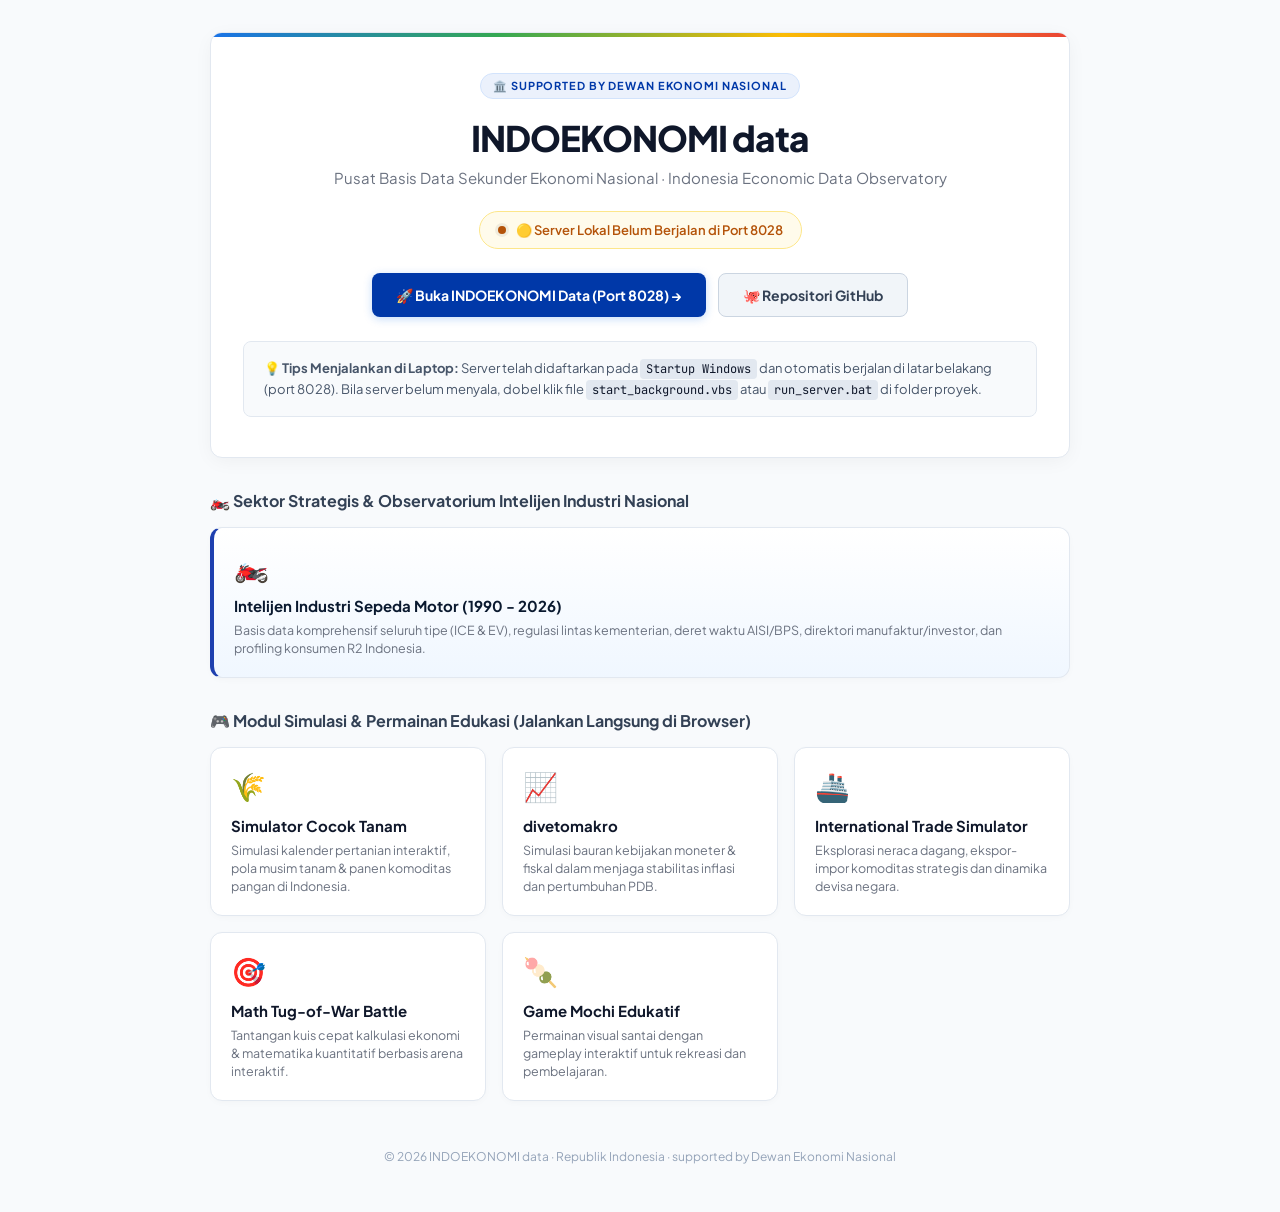
<file: index.html>
<!DOCTYPE html>
<html lang="id">
<head>
  <meta charset="UTF-8">
  <meta name="viewport" content="width=device-width, initial-scale=1.0">
  <title>INDOEKONOMI data — Indonesia Economic Data Observatory | Portal</title>
  <link rel="preconnect" href="https://fonts.googleapis.com">
  <link rel="preconnect" href="https://fonts.gstatic.com" crossorigin>
  <link href="https://fonts.googleapis.com/css2?family=Plus+Jakarta+Sans:wght@400;500;600;700;800&family=JetBrains+Mono:wght@400;600&display=swap" rel="stylesheet">
  <style>
    :root {
      --primary: #0038a8;
      --primary-hover: #002b82;
      --primary-light: #ebf1fc;
      --text: #1f2937;
      --text-muted: #6b7280;
      --bg: #f8fafc;
      --card-bg: #ffffff;
      --border: #e2e8f0;
      --success: #10b981;
      --success-light: #ecfdf5;
      --radius: 12px;
    }
    * { box-sizing: border-box; margin: 0; padding: 0; }
    body {
      font-family: 'Plus Jakarta Sans', system-ui, -apple-system, sans-serif;
      background: var(--bg);
      color: var(--text);
      min-height: 100vh;
      display: flex;
      flex-direction: column;
      align-items: center;
      padding: 2rem 1rem;
    }
    .container {
      width: 100%;
      max-width: 860px;
      margin: auto;
    }
    .header-card {
      background: var(--card-bg);
      border: 1px solid var(--border);
      border-radius: var(--radius);
      padding: 2.5rem 2rem;
      text-align: center;
      box-shadow: 0 4px 20px -2px rgba(0, 0, 0, 0.05);
      margin-bottom: 2rem;
      position: relative;
      overflow: hidden;
    }
    .header-card::before {
      content: "";
      position: absolute;
      top: 0;
      left: 0;
      right: 0;
      height: 4px;
      background: linear-gradient(90deg, #1a73e8, #34a853, #fbbc05, #ea4335);
    }
    .badge {
      display: inline-flex;
      align-items: center;
      gap: 6px;
      background: var(--primary-light);
      color: var(--primary);
      font-size: 11px;
      font-weight: 700;
      letter-spacing: 0.08em;
      text-transform: uppercase;
      padding: 5px 12px;
      border-radius: 9999px;
      border: 1px solid #d2e3fc;
      margin-bottom: 1rem;
    }
    h1 {
      font-size: 2.2rem;
      font-weight: 800;
      letter-spacing: -0.03em;
      color: #0f172a;
      margin-bottom: 0.5rem;
    }
    .tagline {
      font-size: 15px;
      color: var(--text-muted);
      margin-bottom: 1.5rem;
    }
    .status-banner {
      display: inline-flex;
      align-items: center;
      gap: 10px;
      padding: 10px 18px;
      border-radius: 9999px;
      font-size: 13px;
      font-weight: 600;
      margin-bottom: 1.5rem;
      transition: all 0.3s ease;
    }
    .status-checking { background: #f1f5f9; color: #64748b; }
    .status-active { background: var(--success-light); color: #047857; border: 1px solid #a7f3d0; }
    .status-offline { background: #fffbeb; color: #b45309; border: 1px solid #fde68a; }
    .pulse-dot {
      width: 8px;
      height: 8px;
      border-radius: 50%;
      background: currentColor;
      box-shadow: 0 0 0 3px rgba(0,0,0,0.06);
    }
    .cta-group {
      display: flex;
      flex-wrap: wrap;
      justify-content: center;
      gap: 12px;
      margin-bottom: 1.5rem;
    }
    .btn {
      display: inline-flex;
      align-items: center;
      gap: 8px;
      padding: 12px 24px;
      border-radius: 8px;
      font-size: 14px;
      font-weight: 700;
      text-decoration: none;
      transition: all 0.2s ease;
      cursor: pointer;
      border: none;
    }
    .btn-primary {
      background: var(--primary);
      color: #ffffff;
      box-shadow: 0 2px 8px rgba(26, 115, 232, 0.25);
    }
    .btn-primary:hover {
      background: var(--primary-hover);
      box-shadow: 0 4px 14px rgba(26, 115, 232, 0.35);
      transform: translateY(-1px);
    }
    .btn-secondary {
      background: #f1f5f9;
      color: #334155;
      border: 1px solid #cbd5e1;
    }
    .btn-secondary:hover {
      background: #e2e8f0;
      color: #0f172a;
    }
    .instructions-box {
      background: #f8fafc;
      border: 1px solid var(--border);
      border-radius: 8px;
      padding: 1rem 1.25rem;
      text-align: left;
      font-size: 13px;
      color: #475569;
      line-height: 1.6;
    }
    .instructions-box code {
      font-family: 'JetBrains Mono', monospace;
      background: #e2e8f0;
      color: #0f172a;
      padding: 2px 6px;
      border-radius: 4px;
      font-size: 12px;
    }
    .section-title {
      font-size: 16px;
      font-weight: 700;
      color: #334155;
      margin-bottom: 1rem;
      display: flex;
      align-items: center;
      gap: 8px;
    }
    .grid {
      display: grid;
      grid-template-columns: repeat(auto-fit, minmax(250px, 1fr));
      gap: 16px;
      margin-bottom: 2rem;
    }
    .game-card {
      background: var(--card-bg);
      border: 1px solid var(--border);
      border-radius: var(--radius);
      padding: 1.25rem;
      text-decoration: none;
      color: inherit;
      display: flex;
      flex-direction: column;
      transition: all 0.2s ease;
      box-shadow: 0 2px 8px -2px rgba(0, 0, 0, 0.04);
    }
    .game-card:hover {
      border-color: var(--primary);
      transform: translateY(-2px);
      box-shadow: 0 8px 20px -4px rgba(26, 115, 232, 0.12);
    }
    .game-icon {
      font-size: 28px;
      margin-bottom: 0.75rem;
    }
    .game-title {
      font-size: 15px;
      font-weight: 700;
      color: #0f172a;
      margin-bottom: 0.35rem;
    }
    .game-desc {
      font-size: 12.5px;
      color: var(--text-muted);
      line-height: 1.45;
      flex-grow: 1;
    }
    .footer {
      text-align: center;
      font-size: 12px;
      color: #94a3b8;
      padding: 1rem 0;
    }
  </style>
</head>
<body>
  <div class="container">
    <div class="header-card">
      <div class="badge">🏛️ supported by DEWAN EKONOMI NASIONAL</div>
      <h1>INDOEKONOMI data</h1>
      <p class="tagline">Pusat Basis Data Sekunder Ekonomi Nasional &middot; Indonesia Economic Data Observatory</p>
      
      <div id="statusBanner" class="status-banner status-checking">
        <span class="pulse-dot"></span>
        <span id="statusText">Memeriksa status server lokal (Port 8028)...</span>
      </div>

      <div class="cta-group">
        <a id="btnDashboard" href="http://localhost:8028/" class="btn btn-primary">
          🚀 Buka INDOEKONOMI Data (Port 8028) &rarr;
        </a>
        <a href="https://github.com/tafalbow/Xperiment-" target="_blank" rel="noopener" class="btn btn-secondary">
          🐙 Repositori GitHub
        </a>
      </div>

      <div class="instructions-box" id="guideBox">
        <strong>💡 Tips Menjalankan di Laptop:</strong> Server telah didaftarkan pada <code>Startup Windows</code> dan otomatis berjalan di latar belakang (port 8028). Bila server belum menyala, dobel klik file <code>start_background.vbs</code> atau <code>run_server.bat</code> di folder proyek.
      </div>
    </div>

    <div class="section-title">
      🏍️ Sektor Strategis & Observatorium Intelijen Industri Nasional
    </div>
    <div class="grid" style="margin-bottom: 2rem;">
      <a href="two_wheeler/index.html" class="game-card" style="border-left: 4px solid #1E40AF; background: linear-gradient(180deg, #FFFFFF 0%, #F0F7FF 100%);">
        <div class="game-icon">🏍️</div>
        <div class="game-title" style="color: #0A192F;">Intelijen Industri Sepeda Motor (1990 - 2026)</div>
        <div class="game-desc">Basis data komprehensif seluruh tipe (ICE & EV), regulasi lintas kementerian, deret waktu AISI/BPS, direktori manufaktur/investor, dan profiling konsumen R2 Indonesia.</div>
      </a>
    </div>

    <div class="section-title">
      🎮 Modul Simulasi & Permainan Edukasi (Jalankan Langsung di Browser)
    </div>
    <div class="grid">
      <a href="cocok_tanam.html" class="game-card">
        <div class="game-icon">🌾</div>
        <div class="game-title">Simulator Cocok Tanam</div>
        <div class="game-desc">Simulasi kalender pertanian interaktif, pola musim tanam & panen komoditas pangan di Indonesia.</div>
      </a>
      <a href="macro_game.html" class="game-card">
        <div class="game-icon">📈</div>
        <div class="game-title">divetomakro</div>
        <div class="game-desc">Simulasi bauran kebijakan moneter & fiskal dalam menjaga stabilitas inflasi dan pertumbuhan PDB.</div>
      </a>
      <a href="trade_game.html" class="game-card">
        <div class="game-icon">🚢</div>
        <div class="game-title">International Trade Simulator</div>
        <div class="game-desc">Eksplorasi neraca dagang, ekspor-impor komoditas strategis dan dinamika devisa negara.</div>
      </a>
      <a href="math_tug.html" class="game-card">
        <div class="game-icon">🎯</div>
        <div class="game-title">Math Tug-of-War Battle</div>
        <div class="game-desc">Tantangan kuis cepat kalkulasi ekonomi & matematika kuantitatif berbasis arena interaktif.</div>
      </a>
      <a href="mochi_game.html" class="game-card">
        <div class="game-icon">🍡</div>
        <div class="game-title">Game Mochi Edukatif</div>
        <div class="game-desc">Permainan visual santai dengan gameplay interaktif untuk rekreasi dan pembelajaran.</div>
      </a>
    </div>

    <div class="footer">
      &copy; 2026 INDOEKONOMI data &middot; Republik Indonesia &middot; supported by Dewan Ekonomi Nasional
    </div>
  </div>

  <script>
    // Smart host detector & automatic redirection
    (function() {
      const isLocalHost = window.location.hostname === 'localhost' || window.location.hostname === '127.0.0.1';
      const isPort8028 = window.location.port === '8028';
      
      // If already served directly by FastAPI on port 8028
      if (isPort8028) {
        window.location.replace('/frontend/index.html');
        return;
      }

      // Check if local server at 8028 is running
      const banner = document.getElementById('statusBanner');
      const text = document.getElementById('statusText');
      const btn = document.getElementById('btnDashboard');

      fetch('http://localhost:8028/api/health', { mode: 'cors', cache: 'no-store' })
        .then(res => res.json())
        .then(data => {
          if (data && data.status === 'HEALTHY') {
            banner.className = 'status-banner status-active';
            text.textContent = '🟢 Server Lokal Aktif (Port 8028)';
            btn.innerHTML = '🚀 Buka INDOEKONOMI Data (Online) &rarr;';
            if (isLocalHost) {
              window.location.replace('http://localhost:8028/');
            }
          }
        })
        .catch(() => {
          banner.className = 'status-banner status-offline';
          text.textContent = '🟡 Server Lokal Belum Berjalan di Port 8028';
        });
    })();
  </script>
</body>
</html>
</file>
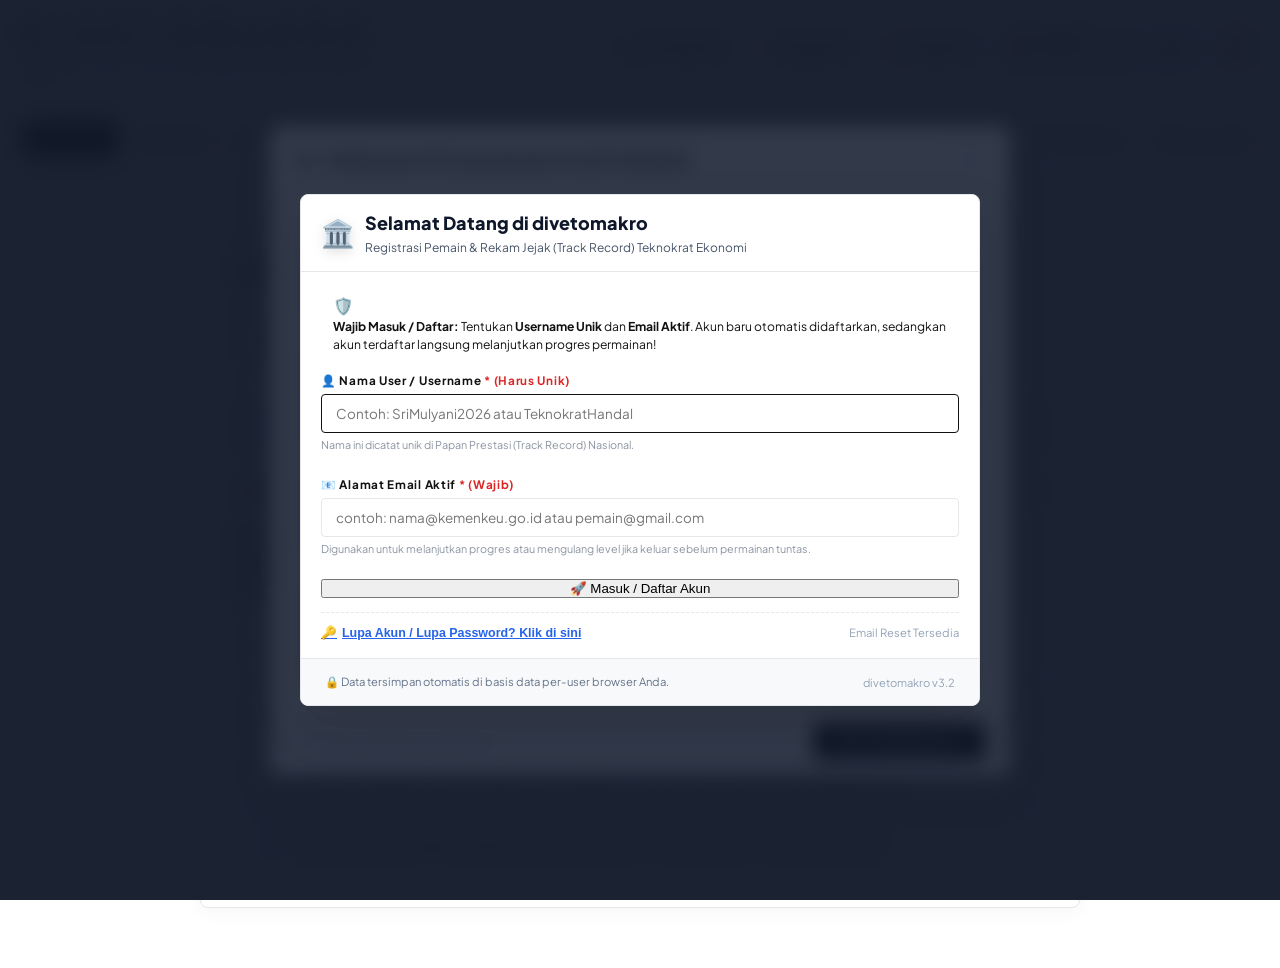
<file: macro_game.html>
<!DOCTYPE html>
<html lang="id">
<head>
    <meta charset="UTF-8">
    <meta name="viewport" content="width=device-width, initial-scale=1.0, maximum-scale=1.0, user-scalable=no">
    <meta http-equiv="Cache-Control" content="no-cache, no-store, must-revalidate">
    <meta http-equiv="Pragma" content="no-cache">
    <meta http-equiv="Expires" content="0">
    <title>divetomakro: Simulasi Pola Pikir Kebijakan Ekonomi Makro</title>
    <!-- Google Fonts: Plus Jakarta Sans & Space Grotesk (Clean, Minimalist, Classy) -->
    <link rel="preconnect" href="https://fonts.googleapis.com">
    <link rel="preconnect" href="https://fonts.gstatic.com" crossorigin>
    <link href="https://fonts.googleapis.com/css2?family=Plus+Jakarta+Sans:wght@300;400;500;600;700;800&family=Space+Grotesk:wght@500;600;700&display=swap" rel="stylesheet">
    <link rel="stylesheet" href="macro_game.css?v=4.0">
</head>
<body>
    <div class="minimal-app-wrap">
        <!-- ================================================================
             1. MINIMALIST BRAND HEADER & TOP NAV
             ================================================================ -->
        <header class="minimal-header">
            <div class="brand-block">
                <h1 class="brand-title">D I V E T O M A K R O</h1>
                <div class="brand-sub">Simulasi Pola Pikir Kebijakan Ekonomi Makro</div>
                <div class="brand-accent-line"></div>
            </div>

            <div class="header-nav-actions">
                <button type="button" id="btnOpenEncyclopedia" class="btn-minimal-nav" title="Buka Glosarium Teori & Konsep Makro">
                    <span>📖</span> Glosarium
                </button>
                <button type="button" id="btnUnlockAllSandbox" class="btn-minimal-nav" title="Buka Seluruh Level 1-12 Seketika untuk Pengajar / Penilai">
                    <span>⚡</span> Sandbox
                </button>
                <button type="button" id="btnOpenHowToPlay" class="btn-minimal-nav" title="Panduan Cara Bermain">
                    <span>❓</span> Panduan
                </button>
                <button type="button" id="btnOpenTrackRecord" class="btn-minimal-nav admin-only" style="display:none;" title="Papan Catatan Rekam Jejak Pemain (Khusus Admin)">
                    <span>👑</span> Track Record
                </button>

                <!-- Profile Badge & Switch User -->
                <div class="profile-minimal-badge" id="playerGamerCard">
                    <span id="playerAvatarIcon" class="avatar-circle">🧑‍💼</span>
                    <div class="profile-info">
                        <span id="playerUsernameDisplay" class="profile-name">Pemain</span>
                        <span id="playerTitle" class="profile-rank">Calon Teknokrat</span>
                    </div>
                    <button type="button" id="btnSwitchAccount" class="btn-user-switch" title="Ganti Akun Pemain / Keluar">GANTI</button>
                </div>

                <!-- Sound Mute Toggle -->
                <button type="button" id="btnAudioToggle" class="btn-audio-toggle" title="Matikan / Nyalakan Audio">
                    <span id="audioToggleIcon">🔇</span>
                </button>
            </div>
        </header>

        <!-- ================================================================
             2. 12-LEVEL PROGRESSION STEPPER STRIP
             ================================================================ -->
        <nav class="level-stepper-bar" aria-label="Level Progression Track">
            <div class="level-stepper-container" id="triviaStageMap">
                <!-- 12 level nodes generated dynamically by JavaScript -->
            </div>
        </nav>

        <!-- ================================================================
             3. MAIN VIEWPORT
             ================================================================ -->
        <main class="minimal-viewport">
            <!-- ------------------------------------------------------------
                 VIEW 1: Q&A ARENA (LEVELS 1 - 11)
                 ------------------------------------------------------------ -->
            <section id="viewTrivia" class="viewport-section active">
                <div class="qa-arena-card" id="triviaArenaCard">
                    <!-- Arena Header Meta -->
                    <div class="qa-header-meta">
                        <div class="qa-level-badge-col">
                            <span class="qa-level-eyebrow" id="triviaStageBannerText">L E V E L  0 1</span>
                            <h2 class="qa-level-title" id="triviaStageTitleText">Prinsip Dasar Ekonomi & Mekanisme Pasar</h2>
                            <div class="qa-divider-mark"></div>
                        </div>

                        <!-- Minimal HUD Strip -->
                        <div class="qa-hud-strip">
                            <div class="hud-stat-pill" id="triviaProgressPill">
                                <span class="hud-stat-label">SOAL</span>
                                <span class="hud-stat-val" id="triviaProgressText">01 / 06</span>
                            </div>
                            <div class="hud-stat-pill">
                                <span class="hud-stat-label">STANDAR LULUS</span>
                                <span class="hud-stat-val" id="triviaStageBannerTarget">MIN. 80% (5/6)</span>
                            </div>
                            <div class="hud-stat-pill">
                                <span class="hud-stat-label">NYAWA</span>
                                <div class="hud-hearts-row" id="triviaHeartsWrap" title="Nyawa Trivia (5 Hati)">
                                    <span class="heart-dot" id="triviaHeart1">♥</span>
                                    <span class="heart-dot" id="triviaHeart2">♥</span>
                                    <span class="heart-dot" id="triviaHeart3">♥</span>
                                    <span class="heart-dot" id="triviaHeart4">♥</span>
                                    <span class="heart-dot" id="triviaHeart5">♥</span>
                                </div>
                            </div>
                            <div class="hud-stat-pill" title="Total Soal Unik yang Dijawab Benar Tanpa Dihitung Ganda">
                                <span class="hud-stat-label">BENAR UNIK</span>
                                <span class="hud-stat-val" id="triviaUniqueCorrectText">0</span>
                            </div>
                            <div class="hud-stat-pill">
                                <span class="hud-stat-label">SKOR</span>
                                <span class="hud-stat-val" id="triviaScoreText">0</span>
                            </div>
                            <div class="hud-stat-pill" id="btnResetCurrentStage" role="button" title="Mulai Ulang Level Ini (Maks. 3x reset)">
                                <span class="hud-stat-label">RESET LEVEL</span>
                                <span class="hud-stat-val" id="resetCountBadge">3 / 3</span>
                            </div>
                        </div>
                    </div>

                    <!-- Lifelines Bar -->
                    <div class="qa-lifelines-bar trivia-lifelines-bar">
                        <span class="lifelines-label">KARTU BANTUAN:</span>
                        <button type="button" id="btnLifeline5050" class="btn-lifeline-minimal" title="Buang 2 pilihan jawaban yang salah">
                            <span>✂️</span> 50:50
                        </button>
                        <button type="button" id="btnLifelineHint" class="btn-lifeline-minimal" title="Dapatkan petunjuk analogi konsep">
                            <span>💡</span> BISIKAN ANALOGI
                        </button>
                        <button type="button" id="btnLifelineShield" class="btn-lifeline-minimal" title="Lindungi nyawa agar tidak berkurang jika keliru">
                            <span>🛡️</span> PERISAI NYAWA
                        </button>
                        <div id="triviaHintDisplay" class="lifeline-hint-box" style="display:none;"></div>
                    </div>

                    <!-- Question Content Area -->
                    <div class="qa-content-wrap">
                        <div class="qa-scenario-pill" id="triviaScenarioPill"></div>
                        <h3 class="qa-question-text" id="triviaQuestionBox">Memuat pertanyaan kuis...</h3>

                        <!-- 4 Option Buttons (A, B, C, D) -->
                        <div class="qa-options-grid" id="triviaOptionsGrid">
                            <!-- Populated dynamically by JS -->
                        </div>

                        <!-- Debrief Card -->
                        <div class="qa-debrief-card" id="triviaDebriefBox" style="display:none;">
                            <div class="debrief-head">
                                <span id="triviaDebriefIcon" class="debrief-icon">💡</span>
                                <span id="triviaDebriefTitle" class="debrief-title">ANALISIS JAWABAN</span>
                            </div>
                            <div id="triviaDebriefText" class="debrief-body"></div>
                            <div class="debrief-foot">
                                <button type="button" id="btnTriviaNext" class="btn-minimal-primary">
                                    <span>LANJUT SOAL BERIKUTNYA</span> →
                                </button>
                            </div>
                        </div>

                        <!-- Game Over Box (Nyawa Habis) -->
                        <div class="qa-gameover-card" id="triviaGameOverBox" style="display:none;">
                            <div class="gameover-title">NYAWA PERCOBAAN HABIS</div>
                            <p class="gameover-desc">
                                Seluruh 5 hati telah habis pada percobaan ini. Ulangi level untuk memantapkan pemahaman logika kebijakan makroekonomi Anda.
                            </p>
                            <div id="triviaGameOverResetInfo" class="gameover-reset-info"></div>
                            <button type="button" id="btnTriviaRetryStage" class="btn-minimal-primary">
                                <span id="btnTriviaRetryStageText">🔄 ULANGI LEVEL INI</span>
                            </button>
                        </div>
                    </div>

                    <!-- Stage Summary Box (Hasil Evaluasi 80%) -->
                    <div class="qa-summary-card" id="triviaStageSummaryBox" style="display:none;">
                        <div class="summary-badge" id="summaryStatusBadge">EVALUASI KELULUSAN</div>
                        <h3 class="summary-title" id="summaryTitle">Hasil Evaluasi Level</h3>
                        
                        <div class="summary-score-row">
                            <div class="summary-score-item">
                                <span class="summary-score-label">JAWABAN TEPAT</span>
                                <span class="summary-score-num" id="summaryCorrectVal">0 / 6</span>
                            </div>
                            <div class="summary-score-item">
                                <span class="summary-score-label">NILAI KELULUSAN</span>
                                <span class="summary-score-num" id="summaryScoreVal">0%</span>
                            </div>
                            <div class="summary-score-item" title="Jumlah seluruh soal unik yang berhasil dijawab benar tanpa duplikasi">
                                <span class="summary-score-label">BENAR UNIK</span>
                                <span class="summary-score-num" id="summaryUniqueCorrectVal">0</span>
                            </div>
                            <div class="summary-score-item" title="Akurasi jawaban unik keseluruhan level">
                                <span class="summary-score-label">AKURASI UNIK</span>
                                <span class="summary-score-num" id="summaryUniqueAccuracyVal">0%</span>
                            </div>
                        </div>

                        <div id="summaryMessage" class="summary-message-box"></div>

                        <div id="summaryActions" class="summary-actions-row">
                            <!-- Dynamic action buttons: Next level, replay, go to level 12 -->
                        </div>
                    </div>
                </div>
            </section>

            <!-- ------------------------------------------------------------
                 VIEW 2: LEVEL 12 LAB MEKANISME PASAR
                 ------------------------------------------------------------ -->
            <!-- VIEW 2: LEVEL 12 LAB MEKANISME PASAR -->
            <section id="viewEconGames" class="viewport-section">
                <!-- Locked Screen (Shown when Level 11 is not passed and Sandbox is off) -->
                <div id="econGamesLockedScreen" class="lab-locked-screen" style="display:none;">
                    <div class="lab-locked-card">
                        <div class="lab-lock-icon">🔒</div>
                        <h2 class="lab-lock-title">LEVEL 12: LAB MEKANISME PASAR TERKUNCI</h2>
                        <p class="lab-lock-desc">
                            Untuk memasuki Laboratorium Mekanisme Pasar ini, Anda harus membuktikan pemahaman teknokratik dengan menyelesaikan 
                            <strong>seluruh 11 Level Tanya Jawab</strong> (Standar kelulusan min. 80% pada Level 11 Puncak Tersusah).
                        </p>
                        <div class="lab-lock-action-row">
                            <button type="button" id="btnGoBackToLevel11" class="btn-minimal-primary">
                                ← KEMBALI KE LEVEL 11 TERSUSAH
                            </button>
                            <button type="button" id="btnUnlockSandboxFromLab" class="btn-minimal-secondary">
                                ⚡ BUKA VIA SANDBOX (MODE PENGUJI)
                            </button>
                        </div>
                    </div>
                </div>

                <!-- Active Dashboard Screen (Shown when Level 11 passed or Sandbox activated) -->
                <div id="econGamesActiveScreen" class="lab-active-dashboard">
                    <div class="lab-header-row">
                        <div>
                            <span class="qa-level-eyebrow">L E V E L  1 2</span>
                            <h2 class="lab-headline">LAB MEKANISME PASAR & KEBIJAKAN MAKRO</h2>
                            <p class="lab-subheadline">
                                Laboratorium interaktif pengujian teori ekonomi vs eksekusi nyata: Pembentukan harga aset spekulatif, persaingan oligopoli pasar, dan mitigasi guncangan makroekonomi AD-AS.
                            </p>
                        </div>
                        <div class="lab-mode-pill">LAB EKONOMI INTERAKTIF</div>
                    </div>

                    <!-- Sub-navigation strip -->
                    <div class="lab-subnav-strip">
                        <button type="button" class="econ-subtab-btn active" data-econgametab="econBubble">
                            01 · THE ASSET BUBBLE GAME
                        </button>
                        <button type="button" class="econ-subtab-btn" data-econgametab="econCompetition">
                            02 · MARKET COMPETITION & CAPACITY
                        </button>
                        <button type="button" class="econ-subtab-btn" data-econgametab="econMacroShock">
                            03 · MACRO POLICY SHOCK LAB (AD-AS)
                        </button>
                    </div>

                    <!-- ========================================================
                         GAME 1: THE SPECULATIVE ASSET BUBBLE GAME
                         ======================================================== -->
                    <div id="econBubblePanel" class="econ-game-card">
                        <!-- Mission & Theory Briefing Card -->
                        <div class="lab-mission-card">
                            <div class="mission-header" id="bubbleMissionHeader">
                                <div style="display:flex; align-items:center; gap:10px;">
                                    <span style="font-size:1.3rem;">🎯</span>
                                    <div>
                                        <div class="mission-headline">PANDUAN MISI & TEORI: VERNON SMITH ASSET BUBBLE (NOBEL 2002)</div>
                                        <div class="mission-subline">Pahami aturan main sebelum mengambil keputusan Beli, Tahan, atau Jual</div>
                                    </div>
                                </div>
                                <button type="button" class="btn-toggle-mission" id="btnToggleBubbleMission">📖 BUKA ATURAN</button>
                            </div>
                            <div id="bubbleMissionDetails" class="mission-content" style="display:none;">
                                <div class="mission-grid">
                                    <div class="mission-col">
                                        <div class="mission-col-title">1. TUJUAN & MODAL AWAL</div>
                                        <p>Anda memulai dengan <strong>Kas Rp 500.000</strong> dan <strong>5 Lot Saham</strong> (Total Modal Awal: <strong>Rp 800.000</strong>). Misi Anda: <strong>Maksimalkan kekayaan bersih (Net Worth)</strong> dalam 6 putaran pasar.</p>
                                    </div>
                                    <div class="mission-col">
                                        <div class="mission-col-title">2. NILAI FUNDAMENTAL vs HARGA PASAR</div>
                                        <p>Aset membayar dividen acak tiap putaran (rata-rata Rp 10.000). Nilai fundamental wajar = <em>Sisa Putaran × Rp 10.000</em>. Nilai wajar ini <strong>pasti menyusut</strong> dari Rp 60.000 (putaran 1) menjadi <strong>Rp 0</strong> di putaran 6 saat aset dilikuidasi.</p>
                                    </div>
                                    <div class="mission-col">
                                        <div class="mission-col-title">3. PSIKOLOGI GELEMBUNG (GREATER FOOL)</div>
                                        <p>Spekulan momentum akan memompa harga pasar melesat jauh di atas nilai wajar (<em>Greater Fool Theory</em>) hingga puncaknya di Putaran 4, lalu <strong>CRASH meletus</strong> di Putaran 5. Kunci sukses: Jual di puncak gelembung sebelum crash, jangan menahan saham saat nilai menuju Rp 0!</p>
                                    </div>
                                </div>
                            </div>
                        </div>

                        <!-- Header & Metrics -->
                        <div style="display:flex; justify-content:space-between; align-items:center; flex-wrap:wrap; gap:10px; border-bottom:1px solid var(--border-hairline); padding-bottom:12px; margin-top:14px;">
                            <div>
                                <h3 style="margin:0; font-size:1.05rem; font-weight:700; color:var(--text-primary); display:flex; align-items:center; gap:6px;">
                                    <span>🫧</span> The Speculative Asset Bubble Game
                                </h3>
                                <div style="font-size:0.8rem; color:var(--text-muted); margin-top:2px;">
                                    Eksperimen klasik Vernon Smith: Perdagangkan aset dividen dalam 6 putaran. Amati pembentukan gelembung dan saat crash tiba!
                                </div>
                            </div>
                            <div style="display:flex; gap:8px; flex-wrap:wrap;">
                                <div class="econ-metric-badge">
                                    <span class="econ-metric-label">Putaran</span>
                                    <span class="econ-metric-val" id="bubbleRoundText">1 / 6</span>
                                </div>
                                <div class="econ-metric-badge">
                                    <span class="econ-metric-label">Saldo Kas</span>
                                    <span class="econ-metric-val" id="bubbleCashText" style="color:#16a34a;">Rp 500.000</span>
                                </div>
                                <div class="econ-metric-badge">
                                    <span class="econ-metric-label">Saham</span>
                                    <span class="econ-metric-val" id="bubbleSharesText" style="color:#0284c7;">5 Lot</span>
                                </div>
                                <div class="econ-metric-badge">
                                    <span class="econ-metric-label">Net Worth</span>
                                    <span class="econ-metric-val" id="bubbleNetWorthText" style="color:#7c3aed;">Rp 800.000</span>
                                </div>
                            </div>
                        </div>

                        <!-- Live Valuation & Market Phase Strip -->
                        <div class="lab-valuation-strip">
                            <div class="val-item">
                                <span class="val-label">🎯 Nilai Fundamental:</span>
                                <strong class="val-num" id="bubbleFundValText">Rp 60.000</strong>
                            </div>
                            <div class="val-item">
                                <span class="val-label">🏷️ Harga Pasar Saat Ini:</span>
                                <strong class="val-num" id="bubbleMarketValText">Rp 63.000</strong>
                            </div>
                            <div class="val-item">
                                <span class="val-label">📊 Rasio Gelembung:</span>
                                <span id="bubbleRatioBadge" class="ratio-pill">1.05x</span>
                            </div>
                            <div class="val-item">
                                <span class="val-label">🚦 Status Siklus Pasar:</span>
                                <span id="bubblePhaseBadge" class="phase-pill" style="background:#f0fdf4; color:#16a34a; border:1px solid #bbf7d0;">Nilai Wajar</span>
                            </div>
                        </div>

                        <!-- Canvas Chart -->
                        <div class="econ-canvas-box">
                            <canvas id="bubbleChartCanvas" width="760" height="230" style="width:100%; max-width:760px; height:230px; display:block; margin:0 auto;"></canvas>
                        </div>

                        <!-- Control Buttons -->
                        <div class="econ-control-grid">
                            <div>
                                <label style="font-size:0.78rem; font-weight:700; color:var(--text-muted); display:block; margin-bottom:6px; text-transform:uppercase; letter-spacing:0.08em;">Keputusan Putaran Ini:</label>
                                <div style="display:flex; gap:8px;">
                                    <button type="button" id="btnBubbleBuy" class="btn-minimal-primary" style="flex:1; padding:10px; font-size:0.82rem; background:#16a34a; border-color:#15803d;">
                                        <span>🛒</span> Beli (+2)
                                    </button>
                                    <button type="button" id="btnBubbleHold" class="btn-minimal-primary" style="flex:1; padding:10px; font-size:0.82rem; background:#475569; border-color:#334155;">
                                        <span>⏸️</span> Tahan
                                    </button>
                                    <button type="button" id="btnBubbleSell" class="btn-minimal-primary" style="flex:1; padding:10px; font-size:0.82rem; background:#dc2626; border-color:#b91c1c;">
                                        <span>💰</span> Jual (-2)
                                    </button>
                                </div>
                            </div>
                            <div style="display:flex; flex-direction:column; justify-content:center;">
                                <div style="font-size:0.75rem; color:var(--text-secondary); line-height:1.4;">
                                    💡 <em>Tips Taktis:</em> Perhatikan selisih Harga Pasar terhadap Nilai Fundamental. Jika rasio > 1.5x, Anda berada di zona gelembung spekulatif!
                                </div>
                            </div>
                            <div style="display:flex; align-items:flex-end;">
                                <button type="button" id="btnBubbleReset" class="btn-minimal-secondary" style="width:100%; padding:9px 14px; font-size:0.8rem;" title="Mulai Ulang Eksperimen">
                                    🔄 Reset Permainan Bursa
                                </button>
                            </div>
                        </div>

                        <!-- Step-by-Step Tactical Clue Box (Teori x Eksekusi Nyata) -->
                        <div id="bubbleTacticalClueBox" class="lab-tactical-clue-box">
                            <div class="clue-header">
                                <span id="bubbleClueBadge" class="clue-badge info">🎯 PANDUAN STRATEGIS PUTARAN 1</span>
                                <strong id="bubbleClueTitle" style="font-size:0.92rem; color:var(--text-primary);">Fase 1: Akumulasi Nilai Wajar (Fair Value Accumulation)</strong>
                            </div>
                            <div id="bubbleClueDetail" class="clue-body">
                                <div>Harga Pasar saat ini <strong>Rp 63.000</strong> sangat dekat dengan Nilai Fundamental dividen <strong>Rp 60.000</strong> (Rasio: 1.05x). Saham memiliki hak 6 kuartal dividen. Pada fase awal ini, gelembung spekulatif belum terbentuk masif. Mengakumulasi saham (+2 lot) atau menahan (Hold) adalah keputusan rasional untuk mengamankan dividen tunai.</div>
                                <div style="margin-top:8px; font-weight:600; color:#0284c7;">💡 Rekomendasi Taktis: Beli (+2 Lot) atau Tahan (Hold) untuk menikmati aliran dividen kuartal awal.</div>
                            </div>
                            <div class="clue-history-box" id="bubbleClueHistoryBox">
                                <span style="font-weight:700; color:#0369a1;">🏛️ Studi Kasus Sejarah Nyata:</span>
                                <span id="bubbleClueRealCase">Teori Pasar Efisien (Eugene Fama, Nobel 2013) & Discounted Cash Flow (DCF): Pada fase pembukaan sebelum euforia spekulan, harga aset didukung penuh oleh estimasi arus kas dividen masa depan.</span>
                            </div>
                        </div>

                        <!-- Transaction Log -->
                        <div id="bubbleLogBox" style="margin-top:12px; background:var(--bg-subtle); border:1px solid var(--border-hairline); border-radius:var(--radius-sm); padding:10px 14px; font-size:0.82rem; max-height:110px; overflow-y:auto;">
                            <div style="font-weight:700; color:var(--text-muted); margin-bottom:4px; font-size:0.72rem; letter-spacing:0.08em; text-transform:uppercase;">📜 Catatan Transaksi Bursa:</div>
                            <div id="bubbleLogContent">Pasar dibuka. Anda memegang modal awal kas Rp 500.000 dan 5 lembar saham. Tentukan keputusan Anda untuk Putaran 1!</div>
                        </div>

                        <!-- Endgame Scorecard Card (Muncul saat putaran 6 selesai) -->
                        <div id="bubbleEndgameCard" class="lab-endgame-card" style="display:none;">
                            <div class="endgame-header">
                                <div>
                                    <span class="endgame-grade-badge" id="bubbleEndgameGradeBadge">GRADE A</span>
                                    <h3 class="endgame-title" id="bubbleEndgameTitle">Master Market Timing & Value Investor</h3>
                                    <p class="endgame-subtitle" id="bubbleEndgameEvalText">Evaluasi performa Anda dalam menavigasi gelembung spekulatif bursa.</p>
                                </div>
                                <button type="button" id="btnBubbleReplayEndgame" class="btn-minimal-primary" style="align-self:flex-start; padding:8px 16px;">
                                    🔄 MAIN LAGI
                                </button>
                            </div>

                            <!-- Net Worth Comparison Grid -->
                            <div class="endgame-stats-grid">
                                <div class="endgame-stat-box">
                                    <span class="stat-label">MODAL AWAL</span>
                                    <span class="stat-val">Rp 800.000</span>
                                </div>
                                <div class="endgame-stat-box highlight">
                                    <span class="stat-label">NET WORTH AKHIR ANDA</span>
                                    <span class="stat-val" id="bubbleEndgameFinalVal">Rp 1.050.000</span>
                                    <span class="stat-sub" id="bubbleEndgameReturnSub">+31% Imbal Hasil</span>
                                </div>
                                <div class="endgame-stat-box">
                                    <span class="stat-label">BENCHMARK BUY & HOLD PASIF</span>
                                    <span class="stat-val">Rp 585.000</span>
                                    <span class="stat-sub" style="color:#dc2626;">-27% (Terbakar Crash)</span>
                                </div>
                            </div>

                            <!-- Round by Round Recap Table -->
                            <div style="margin-top:16px;">
                                <div style="font-weight:700; font-size:0.82rem; text-transform:uppercase; letter-spacing:0.06em; color:var(--text-secondary); margin-bottom:8px;">
                                    📋 Rekapitulasi Eksekusi 6 Putaran:
                                </div>
                                <div class="table-responsive">
                                    <table class="lab-recap-table" id="bubbleRecapTable">
                                        <thead>
                                            <tr>
                                                <th>Putaran</th>
                                                <th>Harga Pasar</th>
                                                <th>Fundamental</th>
                                                <th>Rasio</th>
                                                <th>Aksi Anda</th>
                                                <th>Kas Akhir</th>
                                                <th>Net Worth</th>
                                                <th>Evaluasi Taktis</th>
                                            </tr>
                                        </thead>
                                        <tbody id="bubbleRecapTableBody"></tbody>
                                    </table>
                                </div>
                            </div>

                            <!-- Stage-by-Stage Detailed Review (Kenapa Tepat, Kurang Tepat, Pilihan Ideal & Contoh Nyata) -->
                            <div style="margin-top:20px;">
                                <div style="display:flex; justify-content:space-between; align-items:center; margin-bottom:12px; flex-wrap:wrap; gap:6px;">
                                    <div style="font-weight:700; font-size:0.85rem; text-transform:uppercase; letter-spacing:0.06em; color:var(--text-primary);">
                                        🔍 Bedah Evaluasi Keputusan Per Stage (Putaran 1 s/d 6):
                                    </div>
                                    <span style="font-size:0.75rem; color:var(--text-muted);">Alasan Tepat, Kurang Tepat, & Contoh Kasus Nyata</span>
                                </div>
                                <div id="bubbleEndgameDetailedReviews" class="endgame-stage-reviews-grid"></div>
                            </div>

                            <!-- Takeaway Teori Vernon Smith Nobel 2002 -->
                            <div class="endgame-takeaway-box">
                                <strong>🎓 Refleksi Teori Vernon Smith (Hadiah Nobel Ekonomi 2002):</strong>
                                <p style="margin:6px 0 0; line-height:1.5; font-size:0.82rem; color:var(--text-secondary);">
                                    Dalam riset laboratoriumnya, Vernon Smith membuktikan bahwa bahkan para mahasiswa keuangan dan pelaku pasar profesional sekalipun secara konsisten 
                                    menciptakan gelembung spekulatif ketika likuiditas melimpah. Pelaku pasar cenderung percaya bahwa mereka 'cukup pintar' untuk keluar tepat sebelum gelembung meletus, 
                                    yang pada akhirnya memicu kepanikan massal (<em>panic selling</em>) dan kebangkrutan modal saat Minsky Moment tiba.
                                </p>
                            </div>
                        </div>
                    </div>

                    <!-- ========================================================
                         GAME 2: THE MARKET COMPETITION & CAPACITY GAME
                         ======================================================== -->
                    <div id="econCompPanel" class="econ-game-card" style="display:none;">
                        <!-- Mission & Theory Briefing Card -->
                        <div class="lab-mission-card">
                            <div class="mission-header" id="compMissionHeader">
                                <div style="display:flex; align-items:center; gap:10px;">
                                    <span style="font-size:1.3rem;">🏭</span>
                                    <div>
                                        <div class="mission-headline">PANDUAN MISI PABRIK: STRATEGI OLIGOPOLI & PERANG HARGA</div>
                                        <div class="mission-subline">Kalkulasi biaya tetap, marjin impas, dan hindari jebakan perang tarif Bertrand</div>
                                    </div>
                                </div>
                                <button type="button" class="btn-toggle-mission" id="btnToggleCompMission">📖 BUKA ATURAN</button>
                            </div>
                            <div id="compMissionDetails" class="mission-content" style="display:none;">
                                <div class="mission-grid">
                                    <div class="mission-col">
                                        <div class="mission-col-title">1. TUJUAN & MODAL PABRIK</div>
                                        <p>Anda memimpin pabrik manufaktur dengan <strong>Modal Kas Rp 150 Juta</strong>. Bersainglah selama 5 putaran kuartal melawan 3 pabrik rival untuk <strong>memaksimalkan laba bersih dan modal akhir</strong>.</p>
                                    </div>
                                    <div class="mission-col">
                                        <div class="mission-col-title">2. STRUKTUR BIAYA & TITIK IMPAS</div>
                                        <p>Pabrik memiliki <strong>Biaya Tetap Rp 40 Juta / putaran</strong> (sewa mesin, gaji tetap) dan <strong>Biaya Variabel Rp 35.000 / unit</strong>. Titik Impas: <em>P_BE = 35.000 + (40 Jt / Q)</em>. Menjual di bawah P_BE menjamin pabrik merugi di setiap unit!</p>
                                    </div>
                                    <div class="mission-col">
                                        <div class="mission-col-title">3. PERANG HARGA vs KAPASITAS MUBAZIR</div>
                                        <p>Jika harga Anda lebih murah dari 3 rival, pangsa pasar Anda naik. Namun jika terlalu murah (<em>Bertrand Paradox</em>), margin tergerus habis. Sebaliknya, jika harga terlalu mahal, produk tidak laku dan kapasitas menumpuk sia-sia (<em>idle capacity</em>).</p>
                                    </div>
                                </div>
                            </div>
                        </div>

                        <!-- Header & Metrics -->
                        <div style="display:flex; justify-content:space-between; align-items:center; flex-wrap:wrap; gap:10px; border-bottom:1px solid var(--border-hairline); padding-bottom:12px; margin-top:14px;">
                            <div>
                                <h3 style="margin:0; font-size:1.05rem; font-weight:700; color:var(--text-primary); display:flex; align-items:center; gap:6px;">
                                    <span>🏭</span> The Market Competition & Capacity Game
                                </h3>
                                <div style="font-size:0.8rem; color:var(--text-muted); margin-top:2px;">
                                    Simulasi persaingan oligopoli: Tentukan kapasitas produksi dan harga jual Anda untuk bersaing dengan 3 produsen lain!
                                </div>
                            </div>
                            <div style="display:flex; gap:8px; flex-wrap:wrap;">
                                <div class="econ-metric-badge">
                                    <span class="econ-metric-label">Putaran</span>
                                    <span class="econ-metric-val" id="compRoundText">1 / 5</span>
                                </div>
                                <div class="econ-metric-badge">
                                    <span class="econ-metric-label">Modal Kas Pabrik</span>
                                    <span class="econ-metric-val" id="compCapitalText" style="color:#16a34a;">Rp 150 Juta</span>
                                </div>
                                <div class="econ-metric-badge">
                                    <span class="econ-metric-label">Laba Terakhir</span>
                                    <span class="econ-metric-val" id="compLastProfitText" style="color:#0284c7;">-</span>
                                </div>
                            </div>
                        </div>

                        <!-- Live Breakeven Calculator Strip -->
                        <div class="lab-valuation-strip">
                            <div class="val-item">
                                <span class="val-label">Biaya Tetap Pabrik:</span>
                                <strong>Rp 40 Juta</strong>
                            </div>
                            <div class="val-item">
                                <span class="val-label">Biaya Variabel Unit:</span>
                                <strong>Rp 35.000 / unit</strong>
                            </div>
                            <div class="val-item">
                                <span class="val-label">⚖️ Titik Impas Minimal (P_BE):</span>
                                <strong id="compBreakevenVal" style="color:#dc2626;">Rp 46.428 / unit</strong>
                            </div>
                            <div class="val-item">
                                <span class="val-label">Status Marjin Harga Anda:</span>
                                <span id="compMarginSafetyBadge" class="phase-pill" style="background:#f0fdf4; color:#16a34a; border:1px solid #bbf7d0;">✅ Marjin Sehat (+40%)</span>
                            </div>
                        </div>

                        <!-- Canvas Chart -->
                        <div class="econ-canvas-box">
                            <canvas id="compChartCanvas" width="760" height="210" style="width:100%; max-width:760px; height:210px; display:block; margin:0 auto;"></canvas>
                        </div>

                        <!-- Control Sliders -->
                        <div class="econ-control-grid">
                            <div>
                                <div style="display:flex; justify-content:space-between; font-size:0.8rem; font-weight:700;">
                                    <span>Kapasitas Produksi (Q):</span>
                                    <span id="compQtyVal">3.500 Unit</span>
                                </div>
                                <input type="range" id="compQtyRange" min="1000" max="8000" step="500" value="3500" style="width:100%; margin:6px 0;">
                                <div style="font-size:0.72rem; color:var(--text-muted);">Biaya variabel melekat pada jumlah yang Anda putuskan untuk diproduksi.</div>
                            </div>
                            <div>
                                <div style="display:flex; justify-content:space-between; font-size:0.8rem; font-weight:700;">
                                    <span>Harga Jual Produk (P):</span>
                                    <span id="compPriceVal">Rp 65.000</span>
                                </div>
                                <input type="range" id="compPriceRange" min="30000" max="95000" step="2500" value="65000" style="width:100%; margin:6px 0;">
                                <div style="font-size:0.72rem; color:var(--text-muted);">Pastikan harga di atas Titik Impas agar setiap unit mencetak laba!</div>
                            </div>
                            <div style="display:flex; align-items:center;">
                                <button type="button" id="btnCompSubmit" class="btn-minimal-primary" style="width:100%; padding:12px 14px; font-size:0.86rem;">
                                    <span>🚀 PRODUKSI & JUAL!</span>
                                </button>
                            </div>
                        </div>

                        <!-- Step-by-Step Managerial Clue Box (Teori x Eksekusi Nyata) -->
                        <div id="compTacticalClueBox" class="lab-tactical-clue-box">
                            <div class="clue-header">
                                <span id="compClueBadge" class="clue-badge info">🎯 PANDUAN MANAJERIAL PUTARAN 1</span>
                                <strong id="compClueTitle" style="font-size:0.92rem; color:var(--text-primary);">Kalkulasi Biaya Impas (Break-Even) & Penetapan Harga Awal</strong>
                            </div>
                            <div id="compClueDetail" class="clue-body">
                                <div>Pabrik memikul Biaya Tetap <strong>Rp 40 Juta / kuartal</strong> dan Biaya Variabel <strong>Rp 35.000 / unit</strong>. Jika Anda memproduksi 3.500 unit, Titik Impas (P_BE) adalah <strong>Rp 46.429 / unit</strong>. Menjual di bawah P_BE menjamin kerugian bersih (Bertrand Trap). Tetapkan harga di rentang Rp 55.000 - Rp 68.000 dengan kapasitas 3.000 - 4.500 unit untuk mencetak laba sehat!</div>
                            </div>
                            <div class="clue-history-box" id="compClueHistoryBox">
                                <span style="font-weight:700; color:#0369a1;">🏛️ Studi Kasus Industri Nyata:</span>
                                <span id="compClueRealCase">Analisis Cost-Volume-Profit (CVP) pada industri manufaktur: Memastikan volume produksi berada di atas margin of safety sebelum bersaing harga.</span>
                            </div>
                        </div>

                        <!-- Log -->
                        <div id="compLogBox" style="margin-top:12px; background:var(--bg-subtle); border:1px solid var(--border-hairline); border-radius:var(--radius-sm); padding:10px 14px; font-size:0.82rem; max-height:110px; overflow-y:auto;">
                            <div style="font-weight:700; color:var(--text-muted); margin-bottom:4px; font-size:0.72rem; letter-spacing:0.08em; text-transform:uppercase;">📊 Laporan Penjualan:</div>
                            <div id="compLogContent">Atur target kapasitas dan harga jual Anda untuk Putaran 1, lalu klik 'PRODUKSI & JUAL!'.</div>
                        </div>

                        <!-- Endgame Scorecard Card -->
                        <div id="compEndgameCard" class="lab-endgame-card" style="display:none;">
                            <div class="endgame-header">
                                <div>
                                    <span class="endgame-grade-badge" id="compEndgameGradeBadge">GRADE A</span>
                                    <h3 class="endgame-title" id="compEndgameTitle">Pemimpin Pasar & Pengendali Oligopoli</h3>
                                    <p class="endgame-subtitle" id="compEndgameEvalText">Evaluasi keberlanjutan bisnis pabrik Anda di hadapan 3 rival oligopoli.</p>
                                </div>
                                <button type="button" id="btnCompReplayEndgame" class="btn-minimal-primary" style="align-self:flex-start; padding:8px 16px;">
                                    🔄 MAIN LAGI
                                </button>
                            </div>

                            <div class="endgame-stats-grid">
                                <div class="endgame-stat-box">
                                    <span class="stat-label">MODAL AWAL PABRIK</span>
                                    <span class="stat-val">Rp 150 Juta</span>
                                </div>
                                <div class="endgame-stat-box highlight">
                                    <span class="stat-label">MODAL KAS AKHIR PABRIK</span>
                                    <span class="stat-val" id="compEndgameFinalVal">Rp 210 Juta</span>
                                    <span class="stat-sub" id="compEndgameProfitSub">+Rp 60 Juta Laba Bersih</span>
                                </div>
                                <div class="endgame-stat-box">
                                    <span class="stat-label">RATA-RATA PANGSA PASAR</span>
                                    <span class="stat-val" id="compEndgameShareVal">32%</span>
                                    <span class="stat-sub">Dari 4 Pabrik Industri</span>
                                </div>
                            </div>

                            <div style="margin-top:16px;">
                                <div style="font-weight:700; font-size:0.82rem; text-transform:uppercase; letter-spacing:0.06em; color:var(--text-secondary); margin-bottom:8px;">
                                    📋 Rekapitulasi Kinerja Pabrik 5 Putaran:
                                </div>
                                <div class="table-responsive">
                                    <table class="lab-recap-table" id="compRecapTable">
                                        <thead>
                                            <tr>
                                                <th>Putaran</th>
                                                <th>Harga Anda</th>
                                                <th>Rata2 Pasar</th>
                                                <th>Kapasitas</th>
                                                <th>Terjual</th>
                                                <th>Sisa Stok</th>
                                                <th>Laba Bersih</th>
                                                <th>Modal Kas</th>
                                                <th>Diagnosa</th>
                                            </tr>
                                        </thead>
                                        <tbody id="compRecapTableBody"></tbody>
                                    </table>
                                </div>
                            </div>

                            <div class="endgame-takeaway-box">
                                <strong>🎓 Refleksi Teori Struktur Pasar Oligopoli & Kebijakan Persaingan Usaha (KPPU):</strong>
                                <p style="margin:6px 0 0; line-height:1.5; font-size:0.82rem; color:var(--text-secondary);">
                                    Dalam struktur pasar oligopoli dengan biaya tetap tinggi (seperti maskapai penerbangan, telekomunikasi, semen, atau mobil listrik), 
                                    perang harga murni (<em>Bertrand price war</em>) selalu berakhir dengan kehancuran modal seluruh industri. Produsen yang bertahan unggul 
                                    adalah mereka yang mampu menghitung titik impas secara disiplin, mendiferensiasikan nilai tambah produk, dan tidak terpancing ekspansi kapasitas 
                                    berlebihan yang memicu kapasitas mubazir (<em>idle capacity</em>).
                                </p>
                            </div>
                        </div>
                    </div>

                    <!-- ========================================================
                         GAME 3: THE MACROECONOMIC POLICY SHOCK LAB (AD-AS)
                         ======================================================== -->
                    <div id="econShockPanel" class="econ-game-card" style="display:none;">
                        <!-- Scenario Banner with Eyebrow -->
                        <div id="shockBannerBox" style="background:#fef2f2; border:1px solid #fecaca; border-radius:var(--radius-sm); padding:14px 18px; margin-bottom:16px;">
                            <div style="display:flex; justify-content:space-between; align-items:center; flex-wrap:wrap; gap:8px;">
                                <span class="shock-eyebrow" id="shockEyebrow">GUNCANGAN PENAWARAN AGREGAT (COST-PUSH SHOCK)</span>
                                <div class="econ-metric-badge">
                                    <span class="econ-metric-label">Skenario</span>
                                    <span class="econ-metric-val" id="shockRoundText">1 / 4</span>
                                </div>
                            </div>
                            <h3 id="shockTitle" style="margin:6px 0 4px; font-weight:800; color:#991b1b; font-size:1.05rem;">🛢️ Guncangan Pasokan Negatif (Adverse Supply Shock)</h3>
                            <p id="shockDesc" style="margin:0; font-size:0.86rem; color:#7f1d1d; line-height:1.45;">Harga minyak mentah dunia melonjak 120%. Biaya produksi pabrik dan BBM meroket tajam!</p>
                            <div style="margin-top:8px; font-size:0.8rem; color:#991b1b; font-weight:600;" id="shockTargetNote">Target: Kendalikan inflasi tanpa memicu kebangkrutan massal sektor riil.</div>
                        </div>

                        <!-- Canvas Chart -->
                        <div class="econ-canvas-box">
                            <canvas id="shockChartCanvas" width="760" height="210" style="width:100%; max-width:760px; height:210px; display:block; margin:0 auto;"></canvas>
                        </div>

                        <!-- Policy Levers -->
                        <div class="econ-control-grid">
                            <div>
                                <div style="display:flex; justify-content:space-between; font-size:0.8rem; font-weight:700;">
                                    <span>Suku Bunga BI-Rate:</span>
                                    <span id="shockBiRateVal" style="color:#0284c7;">6.00%</span>
                                </div>
                                <input type="range" id="shockBiRateRange" min="3.5" max="10.5" step="0.25" value="6.0" style="width:100%; margin:6px 0;">
                                <div style="font-size:0.72rem; color:var(--text-muted);">Moneter: Kendalikan ekspektasi inflasi dan stabilitas kurs.</div>
                            </div>
                            <div>
                                <div style="display:flex; justify-content:space-between; font-size:0.8rem; font-weight:700;">
                                    <span>Belanja Negara (G):</span>
                                    <span id="shockGovVal" style="color:#16a34a;">Rp 3.200 T</span>
                                </div>
                                <input type="range" id="shockGovRange" min="2500" max="4500" step="50" value="3200" style="width:100%; margin:6px 0;">
                                <div style="font-size:0.72rem; color:var(--text-muted);">Fiskal: Stimulus belanja publik & bantalan subsidi sosial.</div>
                            </div>
                            <div>
                                <div style="display:flex; justify-content:space-between; font-size:0.8rem; font-weight:700;">
                                    <span>Tarif Pajak Efektif (T):</span>
                                    <span id="shockTaxVal" style="color:#7c3aed;">11.0%</span>
                                </div>
                                <input type="range" id="shockTaxRange" min="8.0" max="16.0" step="0.5" value="11.0" style="width:100%; margin:6px 0;">
                                <div style="font-size:0.72rem; color:var(--text-muted);">Fiskal: Penarikan likuiditas vs dorongan konsumsi swasta.</div>
                            </div>
                            <div style="display:flex; align-items:center;">
                                <button type="button" id="btnShockExecute" class="btn-minimal-primary" style="width:100%; padding:12px; font-size:0.86rem;">
                                    <span>⚖️ EKSEKUSI KEBIJAKAN</span>
                                </button>
                            </div>
                        </div>

                        <!-- Pusat Pembelajaran Bauran Kebijakan Teknokratik (Executive Macro Debrief Center) -->
                        <div id="shockResultBox" class="shock-debrief-center" style="display:none; margin-top:16px;">
                            <!-- Header Status -->
                            <div class="shock-debrief-header">
                                <div>
                                    <span class="endgame-grade-badge" id="shockGradeBadge" style="background:#16a34a; color:#fff;">GRADE A</span>
                                    <h3 style="margin:4px 0 2px; font-size:1.05rem;" id="shockGradeLabel">Eksekusi Teknokratik Sempurna</h3>
                                    <p style="margin:0; font-size:0.84rem; color:var(--text-secondary);" id="shockFeedbackSummary"></p>
                                </div>
                                <div style="text-align:right;">
                                    <div style="font-size:0.75rem; color:var(--text-muted); text-transform:uppercase;">Hasil Proyeksi Makro:</div>
                                    <div style="font-size:0.88rem; font-weight:700; color:var(--text-primary); margin-top:2px;">
                                        Inflasi: <strong id="shockSimInflation" style="color:#dc2626;">5.5%</strong> | PDB: <strong id="shockSimGrowth" style="color:#16a34a;">5.2%</strong>
                                    </div>
                                </div>
                            </div>

                            <!-- 4 Pillars of Deep Theory x Execution -->
                            <div class="shock-pillars-grid">
                                <!-- Pilar 1: Bauran Anda vs Ideal -->
                                <div class="shock-pillar-card">
                                    <div class="pillar-title">📊 PILAR 1: KALIBRASI INSTRUMEN ANDA vs IDEAL</div>
                                    <div id="shockPillar1Content" class="pillar-body"></div>
                                </div>

                                <!-- Pilar 2: Bauran Kebijakan Terbaik -->
                                <div class="shock-pillar-card highlight">
                                    <div class="pillar-title" style="color:#166534;">🎯 PILAR 2: REKOMENDASI BAURAN TERBAIK (OPTIMAL MIX)</div>
                                    <div id="shockPillar2Content" class="pillar-body"></div>
                                </div>

                                <!-- Pilar 3: Mengapa Harus Begitu (Transmisi Teori AD-AS) -->
                                <div class="shock-pillar-card full-width">
                                    <div class="pillar-title" style="color:#0369a1;">📐 PILAR 3: MENGAPA HARUS BEGITU? (TRANSMISI TEORI AD-AS & IS-LM)</div>
                                    <div id="shockPillar3Content" class="pillar-body" style="font-size:0.84rem; line-height:1.55;"></div>
                                </div>

                                <!-- Pilar 4: Studi Kasus Sejarah Nyata Indonesia & Dunia -->
                                <div class="shock-pillar-card full-width history-theme">
                                    <div class="pillar-title" style="color:#92400e;">🏛️ PILAR 4: PELAJARAN STUDI KASUS SEJARAH NYATA (INDONESIA & DUNIA)</div>
                                    <div id="shockPillar4Content" class="pillar-body" style="font-size:0.84rem; line-height:1.55;"></div>
                                </div>
                            </div>

                            <!-- Next Scenario Action Bar -->
                            <div style="display:flex; justify-content:space-between; align-items:center; margin-top:14px; padding-top:12px; border-top:1px solid var(--border-hairline); flex-wrap:wrap; gap:10px;">
                                <button type="button" id="btnShockRetryCurrent" class="btn-minimal-secondary" style="padding:8px 16px;">
                                    🔄 Ulangi Skenario Ini
                                </button>
                                <button type="button" id="btnShockNextScenario" class="btn-minimal-primary" style="padding:8px 20px;">
                                    LANJUT KE SKENARIO BERIKUTNYA →
                                </button>
                            </div>
                        </div>
                    </div>
                </div>
            </section>
<!-- ================================================================
             4. MODAL: GLOSARIUM ENSIKLOPEDIA TEORI
             ================================================================ -->
        <div id="modalEncyclopedia" class="modal-overlay">
            <div class="modal-card" style="max-width: 780px;">
                <div class="modal-header">
                    <div class="modal-title">
                        <span>📖</span> GLOSARIUM KONSEP MAKROEKONOMI
                    </div>
                    <button type="button" id="btnCloseEncyclopedia" class="modal-close-btn" title="Tutup">✕</button>
                </div>
                <div class="modal-body">
                    <input type="text" id="encyclopediaSearch" class="encyclopedia-search-bar" placeholder="🔍 Cari istilah (contoh: PDB, Inflasi, IS-LM, Trilema, Taylor Rule)...">
                    <div id="encyclopediaGrid" class="encyclopedia-grid">
                        <!-- Populated dynamically by JS -->
                    </div>
                </div>
                <div class="modal-footer">
                    <button type="button" id="btnCloseEncyclopediaFooter" class="btn-minimal-secondary">
                        TUTUP
                    </button>
                </div>
            </div>
        </div>

        <!-- ================================================================
             5. MODAL: PANDUAN CARA BERMAIN
             ================================================================ -->
        <div id="modalHowToPlay" class="modal-overlay">
            <div class="modal-card" style="max-width: 740px;">
                <div class="modal-header">
                    <div class="modal-title">
                        <span>🎮</span> PANDUAN PETUALANGAN DIVETOMAKRO
                    </div>
                    <button type="button" id="btnCloseHowToPlay" class="modal-close-btn" title="Tutup">✕</button>
                </div>
                <div class="modal-body">
                    <div style="display:flex; flex-direction:column; gap:16px;">
                        <div style="padding:12px 16px; background:var(--bg-subtle); border:1px solid var(--border-hairline); border-radius:var(--radius-sm);">
                            <div style="font-weight:700; color:var(--text-primary); margin-bottom:4px;">1. STRUKTUR 11 LEVEL TANYA JAWAB (TERSUSAH DI LEVEL 11)</div>
                            <div style="font-size:0.86rem; color:var(--text-secondary); line-height:1.5;">
                                Game ini terdiri dari 11 level kuis terstruktur dengan total 180 soal akademis. Kesulitan meningkat secara bertahap mulai dari konsep dasar pasar (Level 1) hingga simulasi mitigasi krisis finansial global dan trilema kebijakan (Level 11).
                            </div>
                        </div>

                        <div style="padding:12px 16px; background:var(--bg-subtle); border:1px solid var(--border-hairline); border-radius:var(--radius-sm);">
                            <div style="font-weight:700; color:var(--text-primary); margin-bottom:4px;">2. 6 SOAL ACAK PER SESI & SYARAT KELULUSAN MINIMAL 80%</div>
                            <div style="font-size:0.86rem; color:var(--text-secondary); line-height:1.5;">
                                Setiap sesi memilih 6 soal secara acak dari bank soal level tersebut. Anda wajib menjawab minimal 5 dari 6 soal dengan benar (skor &ge; 80%) untuk lulus dan membuka level selanjutnya. Jika skor &lt; 80%, tombol Ulang aktif untuk menguji ulang pemahaman Anda.
                            </div>
                        </div>

                        <div style="padding:12px 16px; background:var(--bg-subtle); border:1px solid var(--border-hairline); border-radius:var(--radius-sm);">
                            <div style="font-weight:700; color:var(--text-primary); margin-bottom:4px;">3. KARTU BANTUAN (LIFELINES) & NYAWA</div>
                            <div style="font-size:0.86rem; color:var(--text-secondary); line-height:1.5;">
                                Anda dibekali 5 hati nyawa pada setiap level. Gunakan 3 kartu bantuan: <strong>✂️ 50:50</strong> untuk membuang 2 opsi salah, <strong>💡 Bisikan Analogi</strong> untuk petunjuk logika, dan <strong>🛡️ Perisai Nyawa</strong> untuk mencegah kehilangan hati.
                            </div>
                        </div>

                        <div style="padding:12px 16px; background:var(--bg-subtle); border:1px solid var(--border-hairline); border-radius:var(--radius-sm);">
                            <div style="font-weight:700; color:var(--text-primary); margin-bottom:4px;">4. LEVEL 12: LAB MEKANISME PASAR & EKSPERIMEN</div>
                            <div style="font-size:0.86rem; color:var(--text-secondary); line-height:1.5;">
                                Menuntaskan Level 11 dengan nilai &ge; 80% resmi membuka <strong>Level 12 (Lab Mekanisme Pasar)</strong>. Anda dapat menguji pembentukan gelembung spekulasi Vernon Smith, persaingan kapasitas oligopoli, dan laboratorium guncangan makro.
                            </div>
                        </div>
                    </div>
                </div>
                <div class="modal-footer" style="justify-content:space-between; align-items:center;">
                    <label style="display:flex; align-items:center; gap:8px; font-size:0.78rem; color:var(--text-muted); cursor:pointer;">
                        <input type="checkbox" id="chkDontShowHowToPlay"> Jangan tampilkan otomatis lagi
                    </label>
                    <button type="button" id="btnStartPlayingNow" class="btn-minimal-primary">
                        MULAI BERMAIN →
                    </button>
                </div>
            </div>
        </div>

        <!-- User Authentication & Session Modals (Preserved) -->
        <!-- ================================================================
             MODAL 1: AUTHENTICATION / OPENING GATE (USER UNIK & EMAIL WAJIB)
             ================================================================ -->
        <div id="modalUserAuthGate" class="modal-overlay" style="display:none; z-index:99999; backdrop-filter:blur(10px); background:rgba(15,23,42,0.85); overflow-y:auto; -webkit-overflow-scrolling:touch;">
            <div class="modal-card auth-gate-card">
                <div class="modal-header auth-gate-header" style="padding:14px 20px;">
                    <div style="display:flex; align-items:center; gap:10px;">
                        <span style="font-size:1.8rem; filter:drop-shadow(0 3px 6px rgba(0,0,0,0.12));">🏛️</span>
                        <div>
                            <h2 style="font-size:1.2rem; font-family:var(--font-heading); margin:0; color:#0f172a; font-weight:800;">
                                Selamat Datang di divetomakro
                            </h2>
                            <p style="margin:2px 0 0; font-size:0.8rem; color:#475569;">
                                Registrasi Pemain & Rekam Jejak (Track Record) Teknokrat Ekonomi
                            </p>
                        </div>
                    </div>
                </div>

                <div class="modal-body auth-gate-body" style="padding:14px 20px;">
                    <div class="auth-gate-info-banner" style="margin-bottom:10px; padding:8px 12px; font-size:0.81rem; line-height:1.45;">
                        <span style="font-size:1.1rem;">🛡️</span>
                        <div>
                            <strong>Wajib Masuk / Daftar:</strong> Tentukan <strong>Username Unik</strong> dan <strong>Email Aktif</strong>. Akun baru otomatis didaftarkan, sedangkan akun terdaftar langsung melanjutkan progres permainan!
                        </div>
                    </div>

                    <form id="formUserAuth" onsubmit="return false;" style="display:flex; flex-direction:column; gap:10px; margin-top:4px;">
                        <div class="auth-input-group">
                            <label for="inputAuthUsername" class="auth-label">
                                👤 Nama User / Username <span style="color:#dc2626;">* (Harus Unik)</span>
                            </label>
                            <input type="text" id="inputAuthUsername" class="auth-input" placeholder="Contoh: SriMulyani2026 atau TeknokratHandal" required autocomplete="username" maxlength="32">
                            <span class="auth-field-hint">Nama ini dicatat unik di Papan Prestasi (Track Record) Nasional.</span>
                        </div>

                        <div class="auth-input-group">
                            <label for="inputAuthEmail" class="auth-label">
                                📧 Alamat Email Aktif <span style="color:#dc2626;">* (Wajib)</span>
                            </label>
                            <input type="email" id="inputAuthEmail" class="auth-input" placeholder="contoh: nama@kemenkeu.go.id atau pemain@gmail.com" required autocomplete="email">
                            <span class="auth-field-hint">Digunakan untuk melanjutkan progres atau mengulang level jika keluar sebelum permainan tuntas.</span>
                        </div>

                        <div id="authErrorMessage" class="auth-error-banner" style="display:none;"></div>

                        <button type="submit" id="btnSubmitAuth" class="btn-gavel-primary auth-submit-btn">
                            <span>🚀</span> Masuk / Daftar Akun
                        </button>

                        <div style="display:flex; justify-content:space-between; align-items:center; margin-top:4px; padding-top:8px; border-top:1px dashed #e2e8f0; font-size:0.85rem;">
                            <button type="button" id="btnOpenForgotPassword" style="background:none; border:none; color:#2563eb; text-decoration:underline; cursor:pointer; padding:4px 0; font-size:0.83rem; font-weight:600; display:inline-flex; align-items:center; gap:5px;">
                                <span>🔑</span> Lupa Akun / Lupa Password? Klik di sini
                            </button>
                            <span style="font-size:0.75rem; color:#94a3b8;">Email Reset Tersedia</span>
                        </div>
                    </form>
                </div>

                <div class="modal-footer" style="justify-content:space-between; align-items:center; flex-wrap:wrap; gap:8px;">
                    <span style="font-size:0.75rem; color:#64748b;">
                        🔒 Data tersimpan otomatis di basis data per-user browser Anda.
                    </span>
                    <span style="font-size:0.74rem; color:#94a3b8;">
                        divetomakro v3.2
                    </span>
                </div>
            </div>
        </div>

        <!-- ================================================================
             MODAL 1B: PEMULIHAN AKUN / LUPA PASSWORD (EMAIL RESET & 1-CLICK LOGIN)
             ================================================================ -->
        <div id="modalForgotPassword" class="modal-overlay" style="display:none; z-index:100000; backdrop-filter:blur(10px); background:rgba(15,23,42,0.85); overflow-y:auto; -webkit-overflow-scrolling:touch;">
            <div class="modal-card auth-gate-card" style="max-width:520px; border-radius:18px;">
                <div class="modal-header auth-gate-header" style="background:linear-gradient(135deg, #f8fafc, #f1f5f9); border-bottom:1.5px solid #e2e8f0; display:flex; justify-content:space-between; align-items:center; padding:14px 20px;">
                    <div style="display:flex; align-items:center; gap:10px;">
                        <span style="font-size:1.8rem;">🔑</span>
                        <div>
                            <h2 style="font-size:1.2rem; font-family:var(--font-heading); margin:0; color:#0f172a; font-weight:800;">
                                Pemulihan Akun / Reset Password
                            </h2>
                            <p style="margin:2px 0 0; font-size:0.8rem; color:#64748b;">
                                Cari username terdaftar & kirim info akun ke email Anda
                            </p>
                        </div>
                    </div>
                    <button type="button" id="btnCloseForgotPassword" class="btn-secondary" style="padding:4px 10px; font-size:1rem; border-radius:8px; cursor:pointer; background:#fff; border:1px solid #cbd5e1;">✖</button>
                </div>

                <div class="modal-body auth-gate-body" style="padding:16px 20px;">
                    <div class="auth-gate-info-banner" style="margin-bottom:12px; background:#eff6ff; border-left:4px solid #3b82f6; color:#1e40af; padding:8px 12px; border-radius:8px; font-size:0.81rem; line-height:1.45;">
                        ℹ️ <strong>Catatan:</strong> divetomakro menggunakan verifikasi kombinasi <strong>Email & Username Unik</strong> (bebas ribet tanpa perlu mengingat password rumit). Masukkan email yang pernah Anda gunakan untuk menemukan username terdaftar, login instan 1-klik, atau mengirim surat pemulihan ke inbox email Anda.
                    </div>

                    <form id="formForgotPassword" onsubmit="return false;" style="display:flex; flex-direction:column; gap:10px;">
                        <div class="auth-input-group">
                            <label for="inputForgotEmail" class="auth-label" style="font-weight:700; font-size:0.85rem; color:#334155;">
                                📧 Alamat Email Terdaftar:
                            </label>
                            <input type="email" id="inputForgotEmail" class="auth-input" placeholder="contoh: tafal.limited@gmail.com" required style="width:100%; padding:9px 12px; border:1.5px solid #cbd5e1; border-radius:8px; font-size:0.9rem;">
                            <span class="auth-field-hint" style="font-size:0.72rem; color:#64748b; margin-top:2px;">Masukkan email yang Anda pakai saat pertama kali bermain.</span>
                        </div>

                        <div style="display:flex; gap:10px; margin-top:4px;">
                            <button type="submit" id="btnSubmitForgotPassword" class="btn-gavel-primary" style="flex:1; padding:10px 16px; font-size:0.92rem; font-weight:700; border-radius:8px; cursor:pointer;">
                                🔍 Cari Akun & Buat Email Reset
                            </button>
                        </div>
                    </form>

                    <div id="forgotPasswordResult" style="display:none; margin-top:14px;"></div>
                </div>

                <div class="modal-footer" style="padding:10px 20px; background:#f8fafc; border-top:1px solid #e2e8f0; display:flex; justify-content:space-between; align-items:center;">
                    <span style="font-size:0.75rem; color:#64748b;">
                        📄 Rekam jejak akun juga dicatat di Google Doc sistem.
                    </span>
                    <button type="button" id="btnBackToLoginFromForgot" class="btn-secondary" style="padding:5px 12px; font-size:0.82rem; border-radius:8px; cursor:pointer;">
                        ⬅ Kembali ke Login
                    </button>
                </div>
            </div>
        </div>

        <!-- ================================================================
             MODAL 2: PILIHAN MELANJUTKAN ATAU ULANG LEVEL (RESUME MID-LEVEL)
             ================================================================ -->
        <div id="modalResumeChoice" class="modal-overlay" style="display:none; z-index:99998; backdrop-filter:blur(8px); background:rgba(15,23,42,0.8); overflow-y:auto; -webkit-overflow-scrolling:touch;">
            <div class="modal-card" style="max-width:520px; border-radius:18px;">
                <div class="modal-header" style="background:linear-gradient(135deg, #eff6ff, #dbeafe); border-bottom:1.5px solid #bfdbfe;">
                    <div style="display:flex; align-items:center; gap:10px;">
                        <span style="font-size:1.8rem;">💾</span>
                        <div>
                            <h2 style="font-size:1.2rem; font-family:var(--font-heading); margin:0; color:#1e40af;">
                                Sesi Belum Selesai Ditemukan
                            </h2>
                            <p id="resumeUserGreeting" style="margin:2px 0 0; font-size:0.84rem; color:#2563eb; font-weight:700;">
                                Selamat datang kembali!
                            </p>
                        </div>
                    </div>
                </div>

                <div class="modal-body" style="padding:18px 22px;">
                    <p id="resumeMessage" style="font-size:0.92rem; color:#334155; line-height:1.5; margin:0 0 16px;">
                        Anda sebelumnya keluar saat berada di tengah permainan Level ini. Silakan pilih apakah Anda ingin melanjutkan soal berikutnya atau mengulang level ini dari awal.
                    </p>

                    <div style="display:flex; flex-direction:column; gap:10px;">
                        <button type="button" id="btnResumeContinue" class="btn-gavel-primary" style="background:#0284c7; padding:12px 18px; font-size:0.92rem; justify-content:flex-start;">
                            <span>▶️</span> Lanjutkan Pertanyaan Selanjutnya (Soal <span id="resumeNextQNum">2</span> / 6)
                        </button>
                        <button type="button" id="btnResumeRestartLevel" class="btn-gavel-primary" style="background:#f59e0b; border-color:#d97706; padding:12px 18px; font-size:0.92rem; justify-content:flex-start;">
                            <span>🔄</span> Ulangi Level Ini dari Awal (Soal 1 / 6)
                        </button>
                    </div>
                </div>
            </div>
        </div>

        <!-- ================================================================
             MODAL 3: TRACK RECORD PEMAIN & BAGAN DETAIL LOG AKTIVITAS (GOOGLE SHEETS)
             ================================================================ -->
        <div id="modalTrackRecord" class="modal-overlay" style="display:none; z-index:99997; backdrop-filter:blur(6px); background:rgba(15,23,42,0.7); overflow-y:auto; -webkit-overflow-scrolling:touch;">
            <div class="modal-card" style="max-width:1150px; width:95%; border-radius:18px;">
                <div class="modal-header" style="background:linear-gradient(135deg, #f8fafc, #f1f5f9); justify-content:space-between; align-items:center;">
                    <div style="display:flex; align-items:center; gap:10px;">
                        <span style="font-size:1.8rem;">📋</span>
                        <div>
                            <h2 style="font-size:1.25rem; font-family:var(--font-heading); margin:0; color:#0f172a;">
                                Track Record Pemain & Bagan Detail Log Aktivitas
                            </h2>
                            <p style="margin:2px 0 0; font-size:0.82rem; color:#64748b;">
                                Rekam jejak seluruh pemain, email terdaftar, waktu login/logout, halaman masuk/keluar, dan sinkronisasi Google Sheets
                            </p>
                        </div>
                    </div>
                    <button type="button" id="btnCloseTrackRecord" class="btn-sidebar-icon" style="font-size:1.2rem; padding:4px 10px;">✖</button>
                </div>

                <div class="modal-body" style="padding:16px 20px; max-height:68vh; overflow-y:auto;">
                    <!-- Google Sheets Webhook Sync Panel -->
                    <div class="webhook-sync-panel">
                        <div style="display:flex; justify-content:space-between; align-items:center; flex-wrap:wrap; gap:8px; margin-bottom:8px;">
                            <div style="display:flex; align-items:center; gap:8px;">
                                <span style="font-size:1.2rem;">📊</span>
                                <strong style="font-size:0.88rem; color:#0f172a;">Google Spreadsheet Target:</strong>
                                <a href="https://docs.google.com/spreadsheets/d/1Uk2CdmA9Z_atlVIcX-TZDwUaRgIFAo6QOa1W_M-Epoo/edit?usp=sharing" target="_blank" rel="noopener noreferrer" style="color:#2563eb; text-decoration:underline; font-size:0.82rem; font-weight:700;">
                                    Buka Spreadsheet divetomakro (1Uk2CdmA...) ↗
                                </a>
                            </div>
                            <span id="webhookStatusIndicator" class="sync-badge badge-pending">⚡ Status: Antrean Lokal Siap</span>
                        </div>
                        <div style="display:flex; gap:10px; flex-wrap:wrap; align-items:center;">
                            <input type="url" id="inputWebhookUrl" class="auth-input" style="flex:1; min-width:280px; padding:8px 12px; font-size:0.82rem;" placeholder="Tempel URL Webhook Google Apps Script di sini (akhiran /exec)...">
                            <button type="button" id="btnSaveWebhookUrl" class="btn-action-outline">💾 Simpan URL</button>
                            <button type="button" id="btnSyncGoogleSheetsNow" class="btn-action-primary">🔄 Sinkronkan ke Google Sheet Sekarang</button>
                        </div>
                        <div id="syncFeedbackMsg" style="font-size:0.78rem; margin-top:6px; color:#64748b;">
                            Setiap pendaftaran, login, perpindahan halaman, jawaban, dan logout tercatat otomatis di antrean browser & siap disinkronkan ke Google Sheets.
                        </div>
                    </div>

                    <!-- Subtabs Navigation -->
                    <div class="modal-subtabs-nav">
                        <button type="button" id="subTabTrackUsers" class="modal-subtab-btn active">
                            <span>📋</span> Direktori Pemain Terdaftar (<span id="trackUsersTabCount">0</span>)
                        </button>
                        <button type="button" id="subTabTrackActivities" class="modal-subtab-btn">
                            <span>📜</span> Bagan Detail Log Aktivitas (<span id="trackLogsTabCount">0</span>)
                        </button>
                    </div>

                    <!-- Subtab 1: Direktori Pemain Terdaftar -->
                    <div id="panelTrackUsers">
                        <div id="trackRecordEmptyNotice" style="display:none; text-align:center; padding:30px 10px; color:#64748b;">
                            <span style="font-size:2rem;">🧑‍💼</span>
                            <p style="margin:8px 0 0; font-weight:600;">Belum ada pemain yang terdaftar. Jadilah yang pertama!</p>
                        </div>

                        <table class="track-record-table" id="trackRecordTable">
                            <thead>
                                <tr>
                                    <th>#</th>
                                    <th>Nama User (Username)</th>
                                    <th>Alamat Email</th>
                                    <th>Capaian Level</th>
                                    <th>Benar Unik</th>
                                    <th>Salah Unik</th>
                                    <th>Akurasi Unik</th>
                                    <th>Total Skor / XP</th>
                                    <th>Aktivitas Terakhir</th>
                                </tr>
                            </thead>
                            <tbody id="trackRecordTableBody">
                                <!-- Populated dynamically -->
                            </tbody>
                        </table>
                    </div>

                    <!-- Subtab 2: Bagan Detail Log Aktivitas (11 Kolom) -->
                    <div id="panelTrackActivities" style="display:none;">
                        <div id="activityLogsEmptyNotice" style="display:none; text-align:center; padding:30px 10px; color:#64748b;">
                            <span style="font-size:2rem;">📜</span>
                            <p style="margin:8px 0 0; font-weight:600;">Belum ada riwayat aktivitas yang tercatat.</p>
                        </div>

                        <div class="activity-log-table-container" id="activityLogsTableWrap">
                            <table class="activity-log-table" id="activityLogsTable">
                                <thead>
                                    <tr>
                                        <th>#</th>
                                        <th>Waktu (WIB)</th>
                                        <th>Session ID</th>
                                        <th>Username</th>
                                        <th>Email</th>
                                        <th>Jenis Aktivitas</th>
                                        <th>Halaman Masuk (Entry)</th>
                                        <th>Halaman Keluar (Exit)</th>
                                        <th>Soal Terakhir</th>
                                        <th>Skor / XP</th>
                                        <th>Durasi Sesi</th>
                                        <th>Keterangan (Details)</th>
                                    </tr>
                                </thead>
                                <tbody id="activityLogsTableBody">
                                    <!-- Populated dynamically -->
                                </tbody>
                            </table>
                        </div>
                    </div>
                </div>

                <div class="modal-footer" style="justify-content:space-between; align-items:center; flex-wrap:wrap; gap:12px; padding:14px 20px;">
                    <div style="font-size:0.82rem; color:#64748b;">
                        Total Pemain: <strong id="trackRecordTotalCount">0</strong> orang | Total Log: <strong id="trackRecordTotalLogsCount">0</strong> entri
                    </div>
                    <div style="display:flex; gap:10px; flex-wrap:wrap; align-items:center;">
                        <button type="button" id="btnExportTrackRecordCsv" class="btn-action-outline">
                            <span>📥</span> Unduh Pemain (CSV)
                        </button>
                        <button type="button" id="btnExportActivityLogsCsv" class="btn-action-outline">
                            <span>📥</span> Unduh Log Aktivitas (CSV)
                        </button>
                        <button type="button" id="btnCloseTrackRecordFooter" class="btn-action-primary" style="background:#475569; padding:8px 22px;">
                            Tutup
                        </button>
                    </div>
                </div>
            </div>
        </div>

        <!-- Floating Quick Launcher Button untuk Konsultasi Asisten Ahli -->
        

    </div>

    <!-- --------------------------------------------------------------------
         SCRIPTS: THEORIES, AUDIO, ENGINE, QA & CONTROLLER
         -------------------------------------------------------------------- -->
    </div> <!-- end .minimal-app-wrap -->

    <!-- ====================================================================
         SCRIPTS: THEORIES, AUDIO, ENGINE, QA & CONTROLLER
         ==================================================================== -->
    <script src="macro_theory.js?v=4.0"></script>
    <script src="macro_audio.js?v=4.0"></script>
    <script src="macro_engine.js?v=4.0"></script>
    <script src="macro_jargon.js?v=4.0"></script>
    <script src="macro_econ_games.js?v=4.0"></script>
    <script src="macro_trivia.js?v=4.0"></script>

    <script>
        document.addEventListener('DOMContentLoaded', () => {
            const audio = window.macroAudio || {
                playClick: () => {},
                playSuccess: () => {},
                playAlert: () => {},
                playGavel: () => {},
                playHeartLost: () => {},
                isMuted: true,
                toggleMute: function() {
                    this.isMuted = !this.isMuted;
                    return this.isMuted;
                }
            };

            // Sound Toggle
            const btnAudioToggle = document.getElementById('btnAudioToggle');
            const audioToggleIcon = document.getElementById('audioToggleIcon');
            if (btnAudioToggle && audioToggleIcon) {
                btnAudioToggle.onclick = () => {
                    const isMuted = audio.toggleMute ? audio.toggleMute() : true;
                    audioToggleIcon.textContent = isMuted ? '🔇' : '🔊';
                    btnAudioToggle.title = isMuted ? 'Nyalakan Audio' : 'Matikan Audio';
                };
            }

            // ------------------------------------------------------------------
            // 1. GLOSARIUM ENSIKLOPEDIA CONTROLLER
            // ------------------------------------------------------------------
            const modalEncyclopedia = document.getElementById('modalEncyclopedia');
            const btnOpenEncyclopedia = document.getElementById('btnOpenEncyclopedia');
            const btnCloseEncyclopedia = document.getElementById('btnCloseEncyclopedia');
            const btnCloseEncyclopediaFooter = document.getElementById('btnCloseEncyclopediaFooter');
            const encyclopediaSearch = document.getElementById('encyclopediaSearch');
            const encyclopediaGrid = document.getElementById('encyclopediaGrid');

            function renderEncyclopedia(filter = '') {
                if (!encyclopediaGrid) return;
                encyclopediaGrid.innerHTML = '';

                // Ambil daftar jargon dari macro_jargon.js atau macro_theory.js
                const jargonDb = window.MACRO_JARGON_DB || {};
                const entries = Object.keys(jargonDb).map(key => ({
                    key: key,
                    title: jargonDb[key].term || key,
                    summary: jargonDb[key].plainSummary || jargonDb[key].definition || '',
                    formula: jargonDb[key].formula || ''
                }));

                const filtered = entries.filter(e => {
                    const q = filter.toLowerCase();
                    return e.title.toLowerCase().includes(q) || e.summary.toLowerCase().includes(q);
                });

                if (filtered.length === 0) {
                    encyclopediaGrid.innerHTML = '<div style="padding:20px; text-align:center; color:var(--text-muted);">Tidak ada konsep yang cocok dengan kata kunci pencarian.</div>';
                    return;
                }

                filtered.forEach(item => {
                    const card = document.createElement('div');
                    card.className = 'encyclopedia-card';
                    card.innerHTML = `
                        <div class="encyclopedia-term-title">${item.title}</div>
                        <div class="encyclopedia-term-desc">${item.summary}</div>
                        ${item.formula ? `<div style="font-family:var(--font-mono); font-size:0.78rem; color:#0284c7; margin-top:4px;">📐 ${item.formula}</div>` : ''}
                    `;
                    encyclopediaGrid.appendChild(card);
                });
            }

            function openEncyclopediaModal() {
                if (modalEncyclopedia) {
                    modalEncyclopedia.classList.add('active');
                    renderEncyclopedia(encyclopediaSearch ? encyclopediaSearch.value : '');
                }
            }

            function closeEncyclopediaModal() {
                if (modalEncyclopedia) modalEncyclopedia.classList.remove('active');
            }

            if (btnOpenEncyclopedia) btnOpenEncyclopedia.onclick = openEncyclopediaModal;
            if (btnCloseEncyclopedia) btnCloseEncyclopedia.onclick = closeEncyclopediaModal;
            if (btnCloseEncyclopediaFooter) btnCloseEncyclopediaFooter.onclick = closeEncyclopediaModal;
            if (encyclopediaSearch) {
                encyclopediaSearch.addEventListener('input', (e) => {
                    renderEncyclopedia(e.target.value);
                });
            }

            // Intercept klik class econ-jargon untuk buka info teori
            document.addEventListener('click', (e) => {
                const target = e.target.closest('.econ-jargon');
                if (target) {
                    const termKey = target.getAttribute('data-term');
                    if (termKey && window.MACRO_JARGON_DB && window.MACRO_JARGON_DB[termKey]) {
                        const j = window.MACRO_JARGON_DB[termKey];
                        alert(`📖 ${j.term || termKey}\n\n${j.plainSummary || j.definition || ''}\n\n💡 Friksi Realita: ${j.friction || '-'}`);
                    } else {
                        openEncyclopediaModal();
                    }
                }
            });

            // ------------------------------------------------------------------
            // 2. MODAL CARA BERMAIN CONTROLLER
            // ------------------------------------------------------------------
            const modalHowToPlay = document.getElementById('modalHowToPlay');
            const btnOpenHowToPlay = document.getElementById('btnOpenHowToPlay');
            const btnCloseHowToPlay = document.getElementById('btnCloseHowToPlay');
            const btnStartPlayingNow = document.getElementById('btnStartPlayingNow');
            const chkDontShowHowToPlay = document.getElementById('chkDontShowHowToPlay');

            function openHowToPlayModal() {
                if (modalHowToPlay) modalHowToPlay.classList.add('active');
            }

            function closeHowToPlayModal() {
                if (modalHowToPlay) modalHowToPlay.classList.remove('active');
                if (chkDontShowHowToPlay && chkDontShowHowToPlay.checked) {
                    try { localStorage.setItem('divetomakro_howtoplay_seen', 'true'); } catch (e) {}
                }
            }

            if (btnOpenHowToPlay) btnOpenHowToPlay.onclick = openHowToPlayModal;
            if (btnCloseHowToPlay) btnCloseHowToPlay.onclick = closeHowToPlayModal;
            if (btnStartPlayingNow) btnStartPlayingNow.onclick = closeHowToPlayModal;

            try {
                if (!localStorage.getItem('divetomakro_howtoplay_seen')) {
                    setTimeout(() => {
                        if (modalHowToPlay) modalHowToPlay.classList.add('active');
                    }, 400);
                }
            } catch (e) {}

            // ------------------------------------------------------------------
            // 3. LEVEL 12 LAB MEKANISME PASAR CONTROLLER
            // ------------------------------------------------------------------
            function initEconomicsGames() {
                if (!window.econGamesEngine) return;
                const engine = window.econGamesEngine;

                // Subtab buttons
                const subtabBtns = document.querySelectorAll('.econ-subtab-btn');
                subtabBtns.forEach(btn => {
                    btn.addEventListener('click', () => {
                        const targetId = btn.getAttribute('data-econgametab');
                        subtabBtns.forEach(b => b.classList.remove('active'));
                        btn.classList.add('active');

                        const panels = ['econBubblePanel', 'econCompPanel', 'econShockPanel'];
                        panels.forEach(pId => {
                            const p = document.getElementById(pId);
                            if (p) p.style.display = 'none';
                        });

                        if (targetId === 'econBubble') {
                            const p = document.getElementById('econBubblePanel');
                            if (p) p.style.display = 'block';
                            drawBubbleChart();
                        } else if (targetId === 'econCompetition') {
                            const p = document.getElementById('econCompPanel');
                            if (p) p.style.display = 'block';
                            drawCompChart();
                        } else if (targetId === 'econMacroShock') {
                            const p = document.getElementById('econShockPanel');
                            if (p) p.style.display = 'block';
                            drawShockChart();
                        }
                        audio.playClick();
                    });
                });

                // Helper to toggle mission cards
                window.toggleMissionAccordion = (detailsId, btnId) => {
                    const el = document.getElementById(detailsId);
                    const btn = document.getElementById(btnId);
                    if (!el) return;
                    const isOpen = el.style.display !== 'none';
                    el.style.display = isOpen ? 'none' : 'block';
                    if (btn) btn.textContent = isOpen ? '📖 BUKA ATURAN' : '✕ TUTUP ATURAN';
                };

                const btnToggleBubbleMission = document.getElementById('btnToggleBubbleMission');
                const bubbleMissionHeader = document.getElementById('bubbleMissionHeader');
                if (btnToggleBubbleMission) {
                    btnToggleBubbleMission.onclick = (e) => {
                        e.stopPropagation();
                        window.toggleMissionAccordion('bubbleMissionDetails', 'btnToggleBubbleMission');
                    };
                }
                if (bubbleMissionHeader) {
                    bubbleMissionHeader.onclick = () => {
                        window.toggleMissionAccordion('bubbleMissionDetails', 'btnToggleBubbleMission');
                    };
                }

                const btnToggleCompMission = document.getElementById('btnToggleCompMission');
                const compMissionHeader = document.getElementById('compMissionHeader');
                if (btnToggleCompMission) {
                    btnToggleCompMission.onclick = (e) => {
                        e.stopPropagation();
                        window.toggleMissionAccordion('compMissionDetails', 'btnToggleCompMission');
                    };
                }
                if (compMissionHeader) {
                    compMissionHeader.onclick = () => {
                        window.toggleMissionAccordion('compMissionDetails', 'btnToggleCompMission');
                    };
                }

                // ==============================================================
                // GAME 1: THE SPECULATIVE ASSET BUBBLE GAME
                // ==============================================================
                const bubbleRoundText = document.getElementById('bubbleRoundText');
                const bubbleCashText = document.getElementById('bubbleCashText');
                const bubbleSharesText = document.getElementById('bubbleSharesText');
                const bubbleNetWorthText = document.getElementById('bubbleNetWorthText');
                const bubbleFundValText = document.getElementById('bubbleFundValText');
                const bubbleMarketValText = document.getElementById('bubbleMarketValText');
                const bubbleRatioBadge = document.getElementById('bubbleRatioBadge');
                const bubblePhaseBadge = document.getElementById('bubblePhaseBadge');
                const bubbleLogContent = document.getElementById('bubbleLogContent');

                const btnBubbleBuy = document.getElementById('btnBubbleBuy');
                const btnBubbleHold = document.getElementById('btnBubbleHold');
                const btnBubbleSell = document.getElementById('btnBubbleSell');
                const btnBubbleReset = document.getElementById('btnBubbleReset');
                const btnBubbleReplayEndgame = document.getElementById('btnBubbleReplayEndgame');

                const bubbleTacticalClueBox = document.getElementById('bubbleTacticalClueBox');
                const bubbleClueBadge = document.getElementById('bubbleClueBadge');
                const bubbleClueTitle = document.getElementById('bubbleClueTitle');
                const bubbleClueDetail = document.getElementById('bubbleClueDetail');
                const bubbleClueRealCase = document.getElementById('bubbleClueRealCase');

                const bubbleEndgameCard = document.getElementById('bubbleEndgameCard');
                const bubbleEndgameGradeBadge = document.getElementById('bubbleEndgameGradeBadge');
                const bubbleEndgameTitle = document.getElementById('bubbleEndgameTitle');
                const bubbleEndgameEvalText = document.getElementById('bubbleEndgameEvalText');
                const bubbleEndgameFinalVal = document.getElementById('bubbleEndgameFinalVal');
                const bubbleEndgameReturnSub = document.getElementById('bubbleEndgameReturnSub');
                const bubbleRecapTableBody = document.getElementById('bubbleRecapTableBody');

                function updateBubbleHUD() {
                    const s = engine.bubbleState;
                    if (bubbleRoundText) bubbleRoundText.textContent = `${Math.min(s.round, s.maxRounds)} / ${s.maxRounds}`;
                    if (bubbleCashText) bubbleCashText.textContent = `Rp ${s.cash.toLocaleString('id-ID')}`;
                    if (bubbleSharesText) bubbleSharesText.textContent = `${s.shares} Lot`;

                    const currentPrice = engine.getCurrentBubbleMarketPrice(s.round);
                    const netWorth = s.cash + (s.shares * currentPrice);
                    if (bubbleNetWorthText) bubbleNetWorthText.textContent = `Rp ${netWorth.toLocaleString('id-ID')}`;

                    const fund = engine.getCurrentBubbleFundamental(s.round);
                    if (bubbleFundValText) bubbleFundValText.textContent = `Rp ${fund.toLocaleString('id-ID')}`;
                    if (bubbleMarketValText) bubbleMarketValText.textContent = `Rp ${currentPrice.toLocaleString('id-ID')}`;

                    const stateInfo = engine.getBubbleMarketStateInfo(s.round);
                    if (bubbleRatioBadge) {
                        bubbleRatioBadge.textContent = `${stateInfo.bubbleRatio}x`;
                        if (stateInfo.bubbleRatio > 1.5) {
                            bubbleRatioBadge.style.background = '#fee2e2';
                            bubbleRatioBadge.style.color = '#dc2626';
                            bubbleRatioBadge.style.borderColor = '#fca5a5';
                        } else if (stateInfo.bubbleRatio > 1.2) {
                            bubbleRatioBadge.style.background = '#fef3c7';
                            bubbleRatioBadge.style.color = '#d97706';
                            bubbleRatioBadge.style.borderColor = '#fde68a';
                        } else {
                            bubbleRatioBadge.style.background = '#f0fdf4';
                            bubbleRatioBadge.style.color = '#16a34a';
                            bubbleRatioBadge.style.borderColor = '#bbf7d0';
                        }
                    }

                    if (bubblePhaseBadge) {
                        bubblePhaseBadge.textContent = stateInfo.badge;
                        bubblePhaseBadge.style.color = stateInfo.color;
                        bubblePhaseBadge.style.borderColor = stateInfo.color;
                    }

                    // Button availability
                    if (btnBubbleBuy) btnBubbleBuy.disabled = s.isFinished || (s.cash < (2 * currentPrice));
                    if (btnBubbleSell) btnBubbleSell.disabled = s.isFinished || (s.shares <= 0);
                    if (btnBubbleHold) btnBubbleHold.disabled = s.isFinished;
                }

                function drawBubbleChart() {
                    const canvas = document.getElementById('bubbleChartCanvas');
                    if (!canvas || !canvas.getContext) return;
                    const ctx = canvas.getContext('2d');
                    ctx.clearRect(0, 0, canvas.width, canvas.height);

                    // Background Grid
                    ctx.strokeStyle = '#e5e7eb';
                    ctx.lineWidth = 1;
                    for (let y = 30; y < canvas.height - 30; y += 38) {
                        ctx.beginPath();
                        ctx.moveTo(50, y);
                        ctx.lineTo(canvas.width - 20, y);
                        ctx.stroke();
                    }

                    const history = engine.bubbleState.history || [];
                    if (history.length === 0) return;

                    const maxPrice = 140000;
                    const getX = (round) => 60 + (round / 6) * (canvas.width - 90);
                    const getY = (val) => canvas.height - 35 - (val / maxPrice) * (canvas.height - 65);

                    // X-Axis Stage Labels at bottom (Awal, Putaran 1 s/d 6)
                    ctx.font = '10px sans-serif';
                    ctx.fillStyle = '#64748b';
                    ctx.textAlign = 'center';
                    for (let r = 0; r <= 6; r++) {
                        const label = r === 0 ? 'Awal' : `Putaran ${r}`;
                        ctx.fillText(label, getX(r), canvas.height - 10);
                    }

                    // Y-Axis Price Labels at left
                    ctx.textAlign = 'right';
                    const yLabels = [0, 35000, 70000, 105000, 140000];
                    yLabels.forEach(val => {
                        const y = getY(val);
                        ctx.fillText(`Rp ${val/1000}k`, 46, y + 3.5);
                    });
                    ctx.textAlign = 'left';

                    // Legend
                    ctx.font = '11px sans-serif';
                    ctx.fillStyle = '#d97706';
                    ctx.fillText('--- Nilai Fundamental (Arus Dividen Tersisa)', 60, 20);
                    ctx.fillStyle = '#111111';
                    ctx.fillText('— Harga Pasar (Ekspektasi Spekulan)', 340, 20);

                    // Fundamental Line (Gold Dashed) - Muncul bertahap per stage sesuai progress permainan
                    if (history.length > 1) {
                        ctx.strokeStyle = '#d97706';
                        ctx.lineWidth = 2;
                        ctx.setLineDash([5, 4]);
                        ctx.beginPath();
                        history.forEach((h, i) => {
                            const x = getX(h.round);
                            const y = getY(h.fundamental);
                            if (i === 0) ctx.moveTo(x, y);
                            else ctx.lineTo(x, y);
                        });
                        ctx.stroke();
                        ctx.setLineDash([]);
                    }

                    // Dots on fundamental line (Gold Dots per stage)
                    history.forEach(h => {
                        ctx.fillStyle = '#d97706';
                        ctx.beginPath();
                        ctx.arc(getX(h.round), getY(h.fundamental), 4.5, 0, Math.PI * 2);
                        ctx.fill();
                        ctx.strokeStyle = '#ffffff';
                        ctx.lineWidth = 1.5;
                        ctx.stroke();
                    });

                    // Market Price Line (Deep Charcoal / Black) - Muncul bertahap per stage
                    if (history.length > 1) {
                        ctx.strokeStyle = '#111111';
                        ctx.lineWidth = 2.5;
                        ctx.beginPath();
                        history.forEach((h, i) => {
                            const x = getX(h.round);
                            const y = getY(h.price);
                            if (i === 0) ctx.moveTo(x, y);
                            else ctx.lineTo(x, y);
                        });
                        ctx.stroke();
                    }

                    // Dots on market price history
                    history.forEach(h => {
                        ctx.fillStyle = h.isWise ? '#16a34a' : '#dc2626';
                        if (h.round === 0) ctx.fillStyle = '#111111';
                        ctx.beginPath();
                        ctx.arc(getX(h.round), getY(h.price), 5, 0, Math.PI * 2);
                        ctx.fill();
                        ctx.strokeStyle = '#ffffff';
                        ctx.lineWidth = 1.5;
                        ctx.stroke();
                    });
                }

                function updateBubbleTacticalClue(round, res = null) {
                    if (!bubbleTacticalClueBox) return;
                    bubbleTacticalClueBox.style.display = 'block';

                    if (!res) {
                        const g = engine.getBubbleRoundGuidance(round || engine.bubbleState.round || 1);
                        if (bubbleClueBadge) {
                            bubbleClueBadge.textContent = g.badge;
                            bubbleClueBadge.className = 'clue-badge info';
                        }
                        if (bubbleClueTitle) bubbleClueTitle.textContent = g.title;
                        if (bubbleClueDetail) {
                            bubbleClueDetail.innerHTML = `
                                <div>${g.detail}</div>
                                <div style="margin-top:8px; font-weight:600; color:#0284c7;">💡 ${g.actionHint}</div>
                            `;
                        }
                        if (bubbleClueRealCase) bubbleClueRealCase.textContent = g.realCase;
                    } else {
                        if (bubbleClueBadge) {
                            bubbleClueBadge.textContent = res.badge || (res.isWise ? '✅ KEPUTUSAN TEPAT' : '⚠️ KEPUTUSAN BERISIKO / KELIRU');
                            bubbleClueBadge.className = `clue-badge ${res.isWise ? 'wise' : 'risky'}`;
                        }
                        if (bubbleClueTitle) bubbleClueTitle.textContent = res.clueTitle;

                        if (bubbleClueDetail) {
                            let nextHintHtml = '';
                            if (!res.isFinished) {
                                const nextR = engine.bubbleState.round;
                                const nextG = engine.getBubbleRoundGuidance(nextR);
                                nextHintHtml = `
                                    <div class="clue-next-step-hint">
                                        <span style="font-weight:700; color:#0284c7;">👉 Petunjuk Menuju Putaran ${nextR}:</span>
                                        <strong>${nextG.title}</strong> — ${nextG.detail}
                                    </div>
                                `;
                            }
                            bubbleClueDetail.innerHTML = `
                                <div class="clue-eval-grid">
                                    <div class="eval-box wise">
                                        <div class="eval-box-label green">✅ Kenapa Keputusan Ini Tepat:</div>
                                        <div>${res.whyWise}</div>
                                    </div>
                                    <div class="eval-box unwise">
                                        <div class="eval-box-label red">⚠️ Kenapa Kurang Tepat / Risiko Utama:</div>
                                        <div>${res.whyUnwise}</div>
                                    </div>
                                </div>
                                <div class="clue-optimal-box">
                                    <strong>🎯 Pilihan Paling Ideal di Putaran Ini:</strong> ${res.optimalChoice}
                                </div>
                                ${nextHintHtml}
                            `;
                        }
                        if (bubbleClueRealCase) bubbleClueRealCase.textContent = res.realCase;
                    }
                }

                function handleBubbleAction(action) {
                    audio.playClick();
                    const res = engine.playBubbleRound(action);
                    if (!res) return;

                    updateBubbleHUD();
                    drawBubbleChart();

                    // Step-by-Step Tactical Clue (Always visible)
                    updateBubbleTacticalClue(res.round, res);

                    // Update log
                    if (bubbleLogContent) {
                        let crashNotice = res.isCrash ? '<div style="color:#dc2626; font-weight:700; margin-top:4px;">🚨 BUBBLE BURST! Gelembung meletus, harga anjlok drastis ke bawah nilai fundamental!</div>' : '';
                        bubbleLogContent.innerHTML = `
                            <div><strong>Putaran ${res.round}:</strong> ${res.actionNote}. Harga Pasar: <strong>Rp ${res.marketPrice.toLocaleString('id-ID')}</strong> (Dividen Cair: Rp ${res.dividend.toLocaleString('id-ID')}). Net Worth Anda: <strong>Rp ${res.totalNetWorth.toLocaleString('id-ID')}</strong>.</div>
                            ${crashNotice}
                        `;
                    }

                    // Check Finished
                    if (res.isFinished) {
                        showBubbleEndgameScorecard(res.endgameSummary);
                    }
                }

                function showBubbleEndgameScorecard(summary) {
                    if (!summary || !bubbleEndgameCard) return;
                    bubbleEndgameCard.style.display = 'block';
                    bubbleEndgameCard.scrollIntoView({ behavior: 'smooth', block: 'nearest' });

                    if (bubbleEndgameGradeBadge) {
                        bubbleEndgameGradeBadge.textContent = `GRADE ${summary.grade}`;
                        bubbleEndgameGradeBadge.style.background = summary.badgeColor;
                    }
                    if (bubbleEndgameTitle) bubbleEndgameTitle.textContent = summary.title;
                    if (bubbleEndgameEvalText) bubbleEndgameEvalText.textContent = summary.evaluationText;
                    if (bubbleEndgameFinalVal) bubbleEndgameFinalVal.textContent = `Rp ${summary.finalNetWorth.toLocaleString('id-ID')}`;
                    if (bubbleEndgameReturnSub) {
                        const isPos = summary.profit >= 0;
                        bubbleEndgameReturnSub.textContent = `${isPos ? '+' : ''}${summary.returnPct}% (${isPos ? '+' : ''}Rp ${summary.profit.toLocaleString('id-ID')})`;
                        bubbleEndgameReturnSub.style.color = isPos ? '#16a34a' : '#dc2626';
                    }

                    if (bubbleRecapTableBody) {
                        bubbleRecapTableBody.innerHTML = '';
                        summary.history.forEach(h => {
                            const tr = document.createElement('tr');
                            tr.innerHTML = `
                                <td><strong>Putaran ${h.round}</strong></td>
                                <td>Rp ${h.price.toLocaleString('id-ID')}</td>
                                <td>Rp ${h.fundamental.toLocaleString('id-ID')}</td>
                                <td><span class="ratio-pill">${h.bubbleRatio}x</span></td>
                                <td>${escapeHtml(h.playerAction)}</td>
                                <td style="color:#16a34a;">Rp ${h.cash.toLocaleString('id-ID')}</td>
                                <td><strong>Rp ${h.netWorth.toLocaleString('id-ID')}</strong></td>
                                <td><span class="clue-tag ${h.isWise ? 'wise' : 'risky'}">${h.isWise ? '✓ Tepat' : '✕ Berisiko'}</span></td>
                            `;
                            bubbleRecapTableBody.appendChild(tr);
                        });
                    }

                    const bubbleEndgameDetailedReviews = document.getElementById('bubbleEndgameDetailedReviews');
                    if (bubbleEndgameDetailedReviews && summary.history) {
                        bubbleEndgameDetailedReviews.innerHTML = '';
                        summary.history.forEach(h => {
                            const card = document.createElement('div');
                            card.className = `stage-review-card ${h.isWise ? 'card-wise' : 'card-risky'}`;
                            card.innerHTML = `
                                <div class="stage-review-header">
                                    <div class="stage-review-title-group">
                                        <span class="clue-badge ${h.isWise ? 'wise' : 'risky'}">${h.badge || (h.isWise ? '✅ TEPAT' : '⚠️ BERISIKO')}</span>
                                        <strong class="stage-review-round">Putaran ${h.round}: ${escapeHtml(h.playerAction)}</strong>
                                    </div>
                                    <div class="stage-review-stats">
                                        <span>Harga: <strong>Rp ${h.price.toLocaleString('id-ID')}</strong></span>
                                        <span>Fundamental: <strong>Rp ${h.fundamental.toLocaleString('id-ID')}</strong></span>
                                        <span class="ratio-pill">${h.bubbleRatio}x</span>
                                    </div>
                                </div>
                                <div class="stage-review-headline">${escapeHtml(h.clueTitle)}</div>
                                <div class="clue-eval-grid">
                                    <div class="eval-box wise">
                                        <div class="eval-box-label green">✅ Kenapa Keputusan Ini Tepat:</div>
                                        <div>${h.whyWise}</div>
                                    </div>
                                    <div class="eval-box unwise">
                                        <div class="eval-box-label red">⚠️ Kenapa Kurang Tepat / Risiko Utama:</div>
                                        <div>${h.whyUnwise}</div>
                                    </div>
                                </div>
                                <div class="clue-optimal-box">
                                    <strong>🎯 Pilihan Paling Ideal di Putaran Ini:</strong> ${h.optimalChoice}
                                </div>
                                <div class="clue-history-box" style="margin-top:8px;">
                                    <span style="font-weight:700; color:#0369a1;">🏛️ Contoh Kasus Sejarah Nyata:</span> ${escapeHtml(h.realCase)}
                                </div>
                            `;
                            bubbleEndgameDetailedReviews.appendChild(card);
                        });
                    }
                }

                if (btnBubbleBuy) btnBubbleBuy.onclick = () => handleBubbleAction('buy');
                if (btnBubbleHold) btnBubbleHold.onclick = () => handleBubbleAction('hold');
                if (btnBubbleSell) btnBubbleSell.onclick = () => handleBubbleAction('sell');
                
                function resetBubbleGameUI() {
                    audio.playClick();
                    engine.initBubbleGame();
                    if (bubbleEndgameCard) bubbleEndgameCard.style.display = 'none';
                    const bubbleEndgameDetailedReviews = document.getElementById('bubbleEndgameDetailedReviews');
                    if (bubbleEndgameDetailedReviews) bubbleEndgameDetailedReviews.innerHTML = '';
                    updateBubbleTacticalClue(1, null);
                    if (bubbleTacticalClueBox) bubbleTacticalClueBox.style.display = 'block';
                    if (bubbleLogContent) bubbleLogContent.textContent = 'Permainan bursa direset. Modal kas Rp 500.000 dan 5 lot saham. Amati panduan taktis di atas lalu tentukan keputusan Putaran 1!';
                    updateBubbleHUD();
                    drawBubbleChart();
                }

                if (btnBubbleReset) btnBubbleReset.onclick = resetBubbleGameUI;
                if (btnBubbleReplayEndgame) btnBubbleReplayEndgame.onclick = resetBubbleGameUI;

                // ==============================================================
                // GAME 2: THE MARKET COMPETITION & CAPACITY GAME
                // ==============================================================
                const compRoundText = document.getElementById('compRoundText');
                const compCapitalText = document.getElementById('compCapitalText');
                const compLastProfitText = document.getElementById('compLastProfitText');
                const compBreakevenVal = document.getElementById('compBreakevenVal');
                const compMarginSafetyBadge = document.getElementById('compMarginSafetyBadge');
                const compQtyRange = document.getElementById('compQtyRange');
                const compQtyVal = document.getElementById('compQtyVal');
                const compPriceRange = document.getElementById('compPriceRange');
                const compPriceVal = document.getElementById('compPriceVal');
                const btnCompSubmit = document.getElementById('btnCompSubmit');
                const btnCompReplayEndgame = document.getElementById('btnCompReplayEndgame');
                const compLogContent = document.getElementById('compLogContent');

                const compTacticalClueBox = document.getElementById('compTacticalClueBox');
                const compClueBadge = document.getElementById('compClueBadge');
                const compClueTitle = document.getElementById('compClueTitle');
                const compClueDetail = document.getElementById('compClueDetail');
                const compClueRealCase = document.getElementById('compClueRealCase');

                const compEndgameCard = document.getElementById('compEndgameCard');
                const compEndgameGradeBadge = document.getElementById('compEndgameGradeBadge');
                const compEndgameTitle = document.getElementById('compEndgameTitle');
                const compEndgameEvalText = document.getElementById('compEndgameEvalText');
                const compEndgameFinalVal = document.getElementById('compEndgameFinalVal');
                const compEndgameProfitSub = document.getElementById('compEndgameProfitSub');
                const compEndgameShareVal = document.getElementById('compEndgameShareVal');
                const compRecapTableBody = document.getElementById('compRecapTableBody');

                function updateCompBreakevenHUD() {
                    const q = parseInt(compQtyRange.value, 10);
                    const p = parseInt(compPriceRange.value, 10);
                    const bePrice = engine.calculateBreakevenPrice(q);

                    if (compBreakevenVal) compBreakevenVal.textContent = `Rp ${bePrice.toLocaleString('id-ID')} / unit`;

                    if (compMarginSafetyBadge) {
                        if (p < bePrice) {
                            compMarginSafetyBadge.textContent = `❌ Di Bawah Titik Impas (Pasti Rugi!)`;
                            compMarginSafetyBadge.style.background = '#fee2e2';
                            compMarginSafetyBadge.style.color = '#dc2626';
                            compMarginSafetyBadge.style.borderColor = '#fca5a5';
                        } else if (p > bePrice * 1.35) {
                            const markup = Math.round(((p - bePrice) / bePrice) * 100);
                            compMarginSafetyBadge.textContent = `⚠️ Terlalu Mahal (+${markup}% vs Impas)`;
                            compMarginSafetyBadge.style.background = '#fef3c7';
                            compMarginSafetyBadge.style.color = '#d97706';
                            compMarginSafetyBadge.style.borderColor = '#fde68a';
                        } else {
                            const markup = Math.round(((p - bePrice) / bePrice) * 100);
                            compMarginSafetyBadge.textContent = `✅ Marjin Sehat (+${markup}% vs Impas)`;
                            compMarginSafetyBadge.style.background = '#f0fdf4';
                            compMarginSafetyBadge.style.color = '#16a34a';
                            compMarginSafetyBadge.style.borderColor = '#bbf7d0';
                        }
                    }
                }

                if (compQtyRange && compQtyVal) {
                    compQtyRange.oninput = () => {
                        compQtyVal.textContent = `${Number(compQtyRange.value).toLocaleString('id-ID')} Unit`;
                        updateCompBreakevenHUD();
                    };
                }
                if (compPriceRange && compPriceVal) {
                    compPriceRange.oninput = () => {
                        compPriceVal.textContent = `Rp ${Number(compPriceRange.value).toLocaleString('id-ID')}`;
                        updateCompBreakevenHUD();
                    };
                }
                updateCompBreakevenHUD();

                function drawCompChart() {
                    const canvas = document.getElementById('compChartCanvas');
                    if (!canvas || !canvas.getContext) return;
                    const ctx = canvas.getContext('2d');
                    ctx.clearRect(0, 0, canvas.width, canvas.height);

                    // Grid
                    ctx.strokeStyle = '#e5e7eb';
                    ctx.lineWidth = 1;
                    for (let y = 30; y < canvas.height - 20; y += 40) {
                        ctx.beginPath();
                        ctx.moveTo(50, y);
                        ctx.lineTo(canvas.width - 20, y);
                        ctx.stroke();
                    }

                    // Legend
                    ctx.font = '11px sans-serif';
                    ctx.fillStyle = '#16a34a';
                    ctx.fillText('— Modal Kas Pabrik (Pertumbuhan Akumulasi)', 60, 20);
                    ctx.fillStyle = '#475569';
                    ctx.fillText('--- Modal Awal (Rp 150 Juta)', 340, 20);

                    const hist = engine.compState.history || [];
                    const maxCap = 260000000;
                    const getX = (round) => 60 + (round / 5) * (canvas.width - 90);
                    const getY = (val) => canvas.height - 35 - Math.max(0, Math.min(canvas.height - 60, (val / maxCap) * (canvas.height - 60)));

                    // X-Axis Stage Labels at bottom (Awal, Putaran 1 s/d 5)
                    ctx.font = '10px sans-serif';
                    ctx.fillStyle = '#64748b';
                    ctx.textAlign = 'center';
                    for (let r = 0; r <= 5; r++) {
                        const label = r === 0 ? 'Awal' : `Putaran ${r}`;
                        ctx.fillText(label, getX(r), canvas.height - 10);
                    }

                    // Y-Axis Capital Labels at left
                    ctx.textAlign = 'right';
                    const yCapLabels = [0, 50000000, 100000000, 150000000, 200000000, 250000000];
                    yCapLabels.forEach(val => {
                        const y = getY(val);
                        ctx.fillText(`Rp ${Math.round(val/1000000)}Jt`, 46, y + 3.5);
                    });
                    ctx.textAlign = 'left';

                    // Base 150M Line
                    ctx.strokeStyle = '#94a3b8';
                    ctx.lineWidth = 1.5;
                    ctx.setLineDash([4, 4]);
                    ctx.beginPath();
                    ctx.moveTo(60, getY(150000000));
                    ctx.lineTo(canvas.width - 30, getY(150000000));
                    ctx.stroke();
                    ctx.setLineDash([]);

                    if (hist.length === 0) return;

                    // Plot history
                    ctx.strokeStyle = '#16a34a';
                    ctx.lineWidth = 2.5;
                    ctx.beginPath();
                    ctx.moveTo(getX(0), getY(150000000));
                    hist.forEach((h) => {
                        ctx.lineTo(getX(h.round), getY(h.capital));
                    });
                    ctx.stroke();

                    // Dots
                    hist.forEach((h) => {
                        ctx.fillStyle = h.isWise ? '#16a34a' : '#dc2626';
                        ctx.beginPath();
                        ctx.arc(getX(h.round), getY(h.capital), 5, 0, Math.PI * 2);
                        ctx.fill();
                        ctx.strokeStyle = '#ffffff';
                        ctx.lineWidth = 1.5;
                        ctx.stroke();
                    });
                }

                function updateCompTacticalClue(round, res = null) {
                    if (!compTacticalClueBox) return;
                    compTacticalClueBox.style.display = 'block';

                    if (!res) {
                        const g = engine.getCompRoundGuidance(round || engine.compState.round || 1);
                        if (compClueBadge) {
                            compClueBadge.textContent = g.badge;
                            compClueBadge.className = 'clue-badge info';
                        }
                        if (compClueTitle) compClueTitle.textContent = g.title;
                        if (compClueDetail) compClueDetail.innerHTML = `<div>${g.detail}</div>`;
                        if (compClueRealCase) compClueRealCase.textContent = g.realCase;
                    } else {
                        if (compClueBadge) {
                            compClueBadge.textContent = res.isWise ? '✅ MANAJEMEN EFISIEN' : '⚠️ KESALAHAN STRATEGI PABRIK';
                            compClueBadge.className = `clue-badge ${res.isWise ? 'wise' : 'risky'}`;
                        }
                        if (compClueTitle) compClueTitle.textContent = res.diagnosisTitle;
                        if (compClueDetail) {
                            let nextHintHtml = '';
                            if (!res.isFinished) {
                                const nextR = engine.compState.round;
                                const nextG = engine.getCompRoundGuidance(nextR);
                                nextHintHtml = `
                                    <div class="clue-next-step-hint">
                                        <span style="font-weight:700; color:#0284c7;">👉 Petunjuk Menuju Putaran ${nextR}:</span>
                                        <strong>${nextG.title}</strong> — ${nextG.detail}
                                    </div>
                                `;
                            }
                            compClueDetail.innerHTML = `<div>${res.diagnosisDetail}</div>${nextHintHtml}`;
                        }
                        if (compClueRealCase) compClueRealCase.textContent = res.realCase;
                    }
                }

                if (btnCompSubmit) {
                    btnCompSubmit.onclick = () => {
                        audio.playClick();
                        const q = parseInt(compQtyRange.value, 10);
                        const p = parseInt(compPriceRange.value, 10);
                        const res = engine.playCompRound(q, p);
                        if (!res) return;

                        if (compRoundText) compRoundText.textContent = `${Math.min(engine.compState.round, engine.compState.maxRounds)} / ${engine.compState.maxRounds}`;
                        if (compCapitalText) compCapitalText.textContent = `Rp ${Math.round(res.capital / 1000000)} Juta`;
                        if (compLastProfitText) {
                            const isPos = res.netProfit >= 0;
                            compLastProfitText.textContent = `${isPos ? '+' : ''}Rp ${Math.round(res.netProfit / 1000000)} Juta`;
                            compLastProfitText.style.color = isPos ? '#16a34a' : '#dc2626';
                        }

                        drawCompChart();

                        // Tactical clue box (Always visible)
                        updateCompTacticalClue(res.round, res);

                        if (compLogContent) {
                            compLogContent.innerHTML = `
                                <div><strong>Putaran ${res.round}:</strong> Terjual <strong>${res.actualSold.toLocaleString('id-ID')} unit</strong> (Sisa stok: ${res.unsold.toLocaleString('id-ID')} unit). Pendapatan: Rp ${Math.round(res.revenue / 1000000)} Juta. Laba Bersih: <strong>Rp ${Math.round(res.netProfit / 1000000)} Juta</strong>. Sisa Modal: <strong>Rp ${Math.round(res.capital / 1000000)} Juta</strong>.</div>
                            `;
                        }

                        if (res.isFinished) {
                            btnCompSubmit.disabled = true;
                            showCompEndgameScorecard(res.endgameSummary);
                        }
                    };
                }

                function showCompEndgameScorecard(summary) {
                    if (!summary || !compEndgameCard) return;
                    compEndgameCard.style.display = 'block';
                    compEndgameCard.scrollIntoView({ behavior: 'smooth', block: 'nearest' });

                    if (compEndgameGradeBadge) {
                        compEndgameGradeBadge.textContent = `GRADE ${summary.grade}`;
                        compEndgameGradeBadge.style.background = summary.badgeColor;
                    }
                    if (compEndgameTitle) compEndgameTitle.textContent = summary.title;
                    if (compEndgameEvalText) compEndgameEvalText.textContent = summary.evaluation;
                    if (compEndgameFinalVal) compEndgameFinalVal.textContent = `Rp ${Math.round(summary.finalCapital / 1000000)} Juta`;
                    if (compEndgameProfitSub) {
                        const isPos = summary.totalProfit >= 0;
                        compEndgameProfitSub.textContent = `${isPos ? '+' : ''}Rp ${Math.round(summary.totalProfit / 1000000)} Juta Laba Kumulatif`;
                        compEndgameProfitSub.style.color = isPos ? '#16a34a' : '#dc2626';
                    }
                    if (compEndgameShareVal) compEndgameShareVal.textContent = `${summary.avgShare}%`;

                    if (compRecapTableBody) {
                        compRecapTableBody.innerHTML = '';
                        summary.history.forEach(h => {
                            const tr = document.createElement('tr');
                            const isPos = h.netProfit >= 0;
                            tr.innerHTML = `
                                <td><strong>Putaran ${h.round}</strong></td>
                                <td>Rp ${h.playerPrice.toLocaleString('id-ID')}</td>
                                <td>Rp ${h.avgMarketPrice.toLocaleString('id-ID')}</td>
                                <td>${h.playerQty.toLocaleString('id-ID')}</td>
                                <td>${h.actualSold.toLocaleString('id-ID')}</td>
                                <td style="color:${h.unsold > 0 ? '#dc2626' : '#16a34a'};">${h.unsold.toLocaleString('id-ID')}</td>
                                <td style="color:${isPos ? '#16a34a' : '#dc2626'}; font-weight:700;">${isPos ? '+' : ''}Rp ${Math.round(h.netProfit/1000000)} Jt</td>
                                <td><strong>Rp ${Math.round(h.capital/1000000)} Jt</strong></td>
                                <td><span class="clue-tag ${h.isWise ? 'wise' : 'risky'}">${h.isWise ? '✓ Untung' : '✕ Tekor'}</span></td>
                            `;
                            compRecapTableBody.appendChild(tr);
                        });
                    }
                }

                function resetCompGameUI() {
                    audio.playClick();
                    engine.initCompGame();
                    if (compEndgameCard) compEndgameCard.style.display = 'none';
                    updateCompTacticalClue(1, null);
                    if (compTacticalClueBox) compTacticalClueBox.style.display = 'block';
                    if (btnCompSubmit) btnCompSubmit.disabled = false;
                    if (compRoundText) compRoundText.textContent = `1 / 5`;
                    if (compCapitalText) compCapitalText.textContent = `Rp 150 Juta`;
                    if (compLastProfitText) compLastProfitText.textContent = `-`;
                    if (compLogContent) compLogContent.textContent = 'Pabrik siap beroperasi. Atur target kapasitas dan harga jual Anda untuk Putaran 1, lalu klik PRODUKSI & JUAL!';
                    updateCompBreakevenHUD();
                    drawCompChart();
                }

                if (btnCompReplayEndgame) btnCompReplayEndgame.onclick = resetCompGameUI;

                // ==============================================================
                // GAME 3: THE MACRO POLICY SHOCK LAB (AD-AS)
                // ==============================================================
                const shockRoundText = document.getElementById('shockRoundText');
                const shockEyebrow = document.getElementById('shockEyebrow');
                const shockTitle = document.getElementById('shockTitle');
                const shockDesc = document.getElementById('shockDesc');
                const shockTargetNote = document.getElementById('shockTargetNote');
                const shockBiRateRange = document.getElementById('shockBiRateRange');
                const shockBiRateVal = document.getElementById('shockBiRateVal');
                const shockGovRange = document.getElementById('shockGovRange');
                const shockGovVal = document.getElementById('shockGovVal');
                const shockTaxRange = document.getElementById('shockTaxRange');
                const shockTaxVal = document.getElementById('shockTaxVal');
                const btnShockExecute = document.getElementById('btnShockExecute');

                const shockResultBox = document.getElementById('shockResultBox');
                const shockGradeBadge = document.getElementById('shockGradeBadge');
                const shockGradeLabel = document.getElementById('shockGradeLabel');
                const shockFeedbackSummary = document.getElementById('shockFeedbackSummary');
                const shockSimInflation = document.getElementById('shockSimInflation');
                const shockSimGrowth = document.getElementById('shockSimGrowth');
                const shockPillar1Content = document.getElementById('shockPillar1Content');
                const shockPillar2Content = document.getElementById('shockPillar2Content');
                const shockPillar3Content = document.getElementById('shockPillar3Content');
                const shockPillar4Content = document.getElementById('shockPillar4Content');
                const btnShockRetryCurrent = document.getElementById('btnShockRetryCurrent');
                const btnShockNextScenario = document.getElementById('btnShockNextScenario');

                if (shockBiRateRange && shockBiRateVal) {
                    shockBiRateRange.oninput = () => shockBiRateVal.textContent = `${Number(shockBiRateRange.value).toFixed(2)}%`;
                }
                if (shockGovRange && shockGovVal) {
                    shockGovRange.oninput = () => shockGovVal.textContent = `Rp ${Number(shockGovRange.value).toLocaleString('id-ID')} T`;
                }
                if (shockTaxRange && shockTaxVal) {
                    shockTaxRange.oninput = () => shockTaxVal.textContent = `${Number(shockTaxRange.value).toFixed(1)}%`;
                }

                function loadShockScenario(round) {
                    const s = engine.getShockScenario(round);
                    engine.shockState.currentShock = s;
                    if (shockRoundText) shockRoundText.textContent = `${round} / 4`;
                    if (shockEyebrow) shockEyebrow.textContent = s.eyebrow;
                    if (shockTitle) shockTitle.textContent = s.title;
                    if (shockDesc) shockDesc.textContent = s.desc;
                    if (shockTargetNote) shockTargetNote.textContent = `🎯 Target Teknokratik: ${s.targetNote}`;

                    // Reset controls to baseline
                    shockBiRateRange.value = 6.0;
                    shockBiRateVal.textContent = "6.00%";
                    shockGovRange.value = 3200;
                    shockGovVal.textContent = "Rp 3.200 T";
                    shockTaxRange.value = 11.0;
                    shockTaxVal.textContent = "11.0%";

                    if (shockResultBox) shockResultBox.style.display = 'none';
                    if (btnShockExecute) btnShockExecute.disabled = false;
                    drawShockChart(round);
                }

                function drawShockChart(scenarioId = 1) {
                    const canvas = document.getElementById('shockChartCanvas');
                    if (!canvas || !canvas.getContext) return;
                    const ctx = canvas.getContext('2d');
                    ctx.clearRect(0, 0, canvas.width, canvas.height);

                    // Grid
                    ctx.strokeStyle = '#e5e7eb';
                    ctx.lineWidth = 1;
                    for (let y = 30; y < canvas.height - 20; y += 40) {
                        ctx.beginPath();
                        ctx.moveTo(50, y);
                        ctx.lineTo(canvas.width - 20, y);
                        ctx.stroke();
                    }

                    // Legend
                    ctx.font = '11px sans-serif';
                    ctx.fillStyle = '#dc2626';
                    ctx.fillText('— Kurva AD (Permintaan Agregat)', 60, 20);
                    ctx.fillStyle = '#0284c7';
                    ctx.fillText('— Kurva SRAS (Penawaran Agregat)', 270, 20);
                    ctx.fillStyle = '#16a34a';
                    ctx.fillText('| LRAS (Output Potensial)', 480, 20);

                    // LRAS Line (Vertical Green)
                    ctx.strokeStyle = '#16a34a';
                    ctx.lineWidth = 2;
                    ctx.beginPath();
                    ctx.moveTo(canvas.width * 0.55, 35);
                    ctx.lineTo(canvas.width * 0.55, canvas.height - 30);
                    ctx.stroke();

                    // Shift based on scenario
                    let adShiftX = 0;
                    let srasShiftY = 0;
                    if (scenarioId === 1) srasShiftY = -35; // Supply Shock: SRAS shifted up/left
                    if (scenarioId === 2) adShiftX = -50;   // Demand Shock: AD shifted left
                    if (scenarioId === 3) srasShiftY = -20; // Fed rate shock: slight imported inflation shift
                    if (scenarioId === 4) adShiftX = 45;    // Export boom: AD shifted right

                    // AD Curve (Downward Sloping Red)
                    ctx.strokeStyle = '#dc2626';
                    ctx.lineWidth = 2.5;
                    ctx.beginPath();
                    ctx.moveTo(80 + adShiftX, 40);
                    ctx.lineTo(canvas.width - 120 + adShiftX, canvas.height - 40);
                    ctx.stroke();

                    // SRAS Curve (Upward Sloping Blue)
                    ctx.strokeStyle = '#0284c7';
                    ctx.lineWidth = 2.5;
                    ctx.beginPath();
                    ctx.moveTo(80, canvas.height - 40 + srasShiftY);
                    ctx.lineTo(canvas.width - 120, 40 + srasShiftY);
                    ctx.stroke();
                }

                if (btnShockExecute) {
                    btnShockExecute.onclick = () => {
                        audio.playClick();
                        const shock = engine.shockState.currentShock || engine.getShockScenario(1);
                        const biRate = parseFloat(shockBiRateRange.value);
                        const gov = parseFloat(shockGovRange.value);
                        const tax = parseFloat(shockTaxRange.value);

                        const res = engine.evaluatePolicyMix(shock, biRate, gov, tax);
                        if (!res) return;

                        if (shockResultBox) {
                            shockResultBox.style.display = 'block';
                            shockResultBox.scrollIntoView({ behavior: 'smooth', block: 'nearest' });
                        }

                        if (shockGradeBadge) {
                            shockGradeBadge.textContent = `GRADE ${res.grade}`;
                            shockGradeBadge.style.background = res.badgeColor;
                        }
                        if (shockGradeLabel) shockGradeLabel.textContent = res.gradeLabel;
                        if (shockFeedbackSummary) shockFeedbackSummary.textContent = res.feedbackSummary;
                        if (shockSimInflation) shockSimInflation.textContent = `${res.simulatedInflation}%`;
                        if (shockSimGrowth) shockSimGrowth.textContent = `${res.simulatedGrowth}%`;

                        // Pilar 1 Content: Calibration vs Ideal
                        if (shockPillar1Content) {
                            shockPillar1Content.innerHTML = `
                                <table class="lab-recap-table">
                                    <thead>
                                        <tr>
                                            <th>Instrumen Kebijakan</th>
                                            <th>Pilihan Anda</th>
                                            <th>Rekomendasi Ideal</th>
                                            <th>Status Deviasi</th>
                                        </tr>
                                    </thead>
                                    <tbody>
                                        <tr>
                                            <td><strong>Suku Bunga BI-Rate</strong></td>
                                            <td style="color:#0284c7; font-weight:700;">${res.userInputs.biRate.toFixed(2)}%</td>
                                            <td><strong>${res.optimalMix.biRate.toFixed(2)}%</strong></td>
                                            <td>${Math.abs(res.userInputs.biRate - res.optimalMix.biRate) < 0.3 ? '<span class="clue-tag wise">✓ Presisi</span>' : '<span class="clue-tag risky">Deviasi</span>'}</td>
                                        </tr>
                                        <tr>
                                            <td><strong>Belanja Negara (G)</strong></td>
                                            <td style="color:#16a34a; font-weight:700;">Rp ${res.userInputs.govSpending.toLocaleString('id-ID')} T</td>
                                            <td><strong>Rp ${res.optimalMix.govSpending.toLocaleString('id-ID')} T</strong></td>
                                            <td>${Math.abs(res.userInputs.govSpending - res.optimalMix.govSpending) < 150 ? '<span class="clue-tag wise">✓ Presisi</span>' : '<span class="clue-tag risky">Deviasi</span>'}</td>
                                        </tr>
                                        <tr>
                                            <td><strong>Tarif Pajak Efektif (T)</strong></td>
                                            <td style="color:#7c3aed; font-weight:700;">${res.userInputs.taxRate.toFixed(1)}%</td>
                                            <td><strong>${res.optimalMix.taxRate.toFixed(1)}%</strong></td>
                                            <td>${Math.abs(res.userInputs.taxRate - res.optimalMix.taxRate) < 0.6 ? '<span class="clue-tag wise">✓ Presisi</span>' : '<span class="clue-tag risky">Deviasi</span>'}</td>
                                        </tr>
                                    </tbody>
                                </table>
                            `;
                        }

                        // Pilar 2 Content: Optimal Mix Label
                        if (shockPillar2Content) {
                            shockPillar2Content.innerHTML = `
                                <div style="font-weight:700; font-size:0.92rem; color:#166534; margin-bottom:4px;">
                                    ${escapeHtml(res.optimalMix.label)}
                                </div>
                                <div style="font-size:0.82rem; color:#14532d; line-height:1.45;">
                                    Kombinasi ideal untuk skenario ini adalah <strong>BI-Rate ${res.optimalMix.biRate.toFixed(2)}%</strong>, 
                                    <strong>Belanja APBN Rp ${res.optimalMix.govSpending.toLocaleString('id-ID')} Triliun</strong>, dan 
                                    <strong>Tarif Pajak ${res.optimalMix.taxRate.toFixed(1)}%</strong>.
                                </div>
                            `;
                        }

                        // Pilar 3 Content: Why Theory
                        if (shockPillar3Content) {
                            shockPillar3Content.textContent = res.whyTheory;
                        }

                        // Pilar 4 Content: Historical Case Study
                        if (shockPillar4Content) {
                            shockPillar4Content.innerHTML = `
                                <strong style="color:#92400e; display:block; margin-bottom:4px;">📌 ${escapeHtml(res.historicalCase.title)}</strong>
                                <div>${escapeHtml(res.historicalCase.detail)}</div>
                            `;
                        }
                    };
                }

                if (btnShockRetryCurrent) {
                    btnShockRetryCurrent.onclick = () => {
                        audio.playClick();
                        if (shockResultBox) shockResultBox.style.display = 'none';
                        if (btnShockExecute) btnShockExecute.disabled = false;
                    };
                }

                if (btnShockNextScenario) {
                    btnShockNextScenario.onclick = () => {
                        audio.playClick();
                        engine.shockState.round++;
                        if (engine.shockState.round <= engine.shockState.maxRounds) {
                            loadShockScenario(engine.shockState.round);
                        } else {
                            alert('🏁 SELAMAT! Anda telah berhasil menuntaskan seluruh 4 Skenario Guncangan Makroekonomi AD-AS! Anda kini memahami bauran moneter dan fiskal kelas teknokrat.');
                            engine.shockState.round = 1;
                            loadShockScenario(1);
                        }
                    };
                }

                window.refreshEconGamesDashboard = function() {
                    updateBubbleHUD();
                    drawBubbleChart();
                    if (!engine.bubbleState.history || engine.bubbleState.history.length <= 1) {
                        updateBubbleTacticalClue(engine.bubbleState.round, null);
                    }
                    updateCompBreakevenHUD();
                    drawCompChart();
                    if (!engine.compState.history || engine.compState.history.length === 0) {
                        updateCompTacticalClue(engine.compState.round, null);
                    }
                };

                // Initial boot
                loadShockScenario(1);
                updateBubbleHUD();
                updateBubbleTacticalClue(1, null);
                updateCompBreakevenHUD();
                updateCompTacticalClue(1, null);
                setTimeout(drawBubbleChart, 150);
            }
            // ------------------------------------------------------------------
            // 4. TRIVIA QUEST 11 LEVELS CONTROLLER
            // ------------------------------------------------------------------
            function initTriviaQuest() {
                if (!window.macroTriviaEngine) return;
                const trivia = window.macroTriviaEngine;

                const stageMap = document.getElementById('triviaStageMap');
                const viewTrivia = document.getElementById('viewTrivia');
                const viewEconGames = document.getElementById('viewEconGames');
                const econGamesLockedScreen = document.getElementById('econGamesLockedScreen');
                const econGamesActiveScreen = document.getElementById('econGamesActiveScreen');
                const btnGoBackToLevel11 = document.getElementById('btnGoBackToLevel11');
                const btnUnlockSandboxFromLab = document.getElementById('btnUnlockSandboxFromLab');

                const stageBannerText = document.getElementById('triviaStageBannerText');
                const stageTitleText = document.getElementById('triviaStageTitleText');
                const stageBannerTarget = document.getElementById('triviaStageBannerTarget');
                const scenarioPill = document.getElementById('triviaScenarioPill');
                const questionBox = document.getElementById('triviaQuestionBox');
                const optionsGrid = document.getElementById('triviaOptionsGrid');
                const progressText = document.getElementById('triviaProgressText');
                const scoreText = document.getElementById('triviaScoreText');
                const uniqueCorrectText = document.getElementById('triviaUniqueCorrectText');
                const debriefBox = document.getElementById('triviaDebriefBox');
                const debriefTitle = document.getElementById('triviaDebriefTitle');
                const debriefIcon = document.getElementById('triviaDebriefIcon');
                const debriefText = document.getElementById('triviaDebriefText');
                const btnTriviaNext = document.getElementById('btnTriviaNext');
                const gameOverBox = document.getElementById('triviaGameOverBox');
                const btnRetry = document.getElementById('btnTriviaRetryStage');
                const gameOverResetInfo = document.getElementById('triviaGameOverResetInfo');
                const btnRetryStageText = document.getElementById('btnTriviaRetryStageText');
                const btnResetStage = document.getElementById('btnResetCurrentStage');
                const resetCountBadge = document.getElementById('resetCountBadge');

                const lifelinesBar = document.querySelector('.trivia-lifelines-bar');
                const btn5050 = document.getElementById('btnLifeline5050');
                const btnHint = document.getElementById('btnLifelineHint');
                const btnShield = document.getElementById('btnLifelineShield');
                const hintDisplay = document.getElementById('triviaHintDisplay');
                const btnSandbox = document.getElementById('btnUnlockAllSandbox');

                const summaryBox = document.getElementById('triviaStageSummaryBox');
                const summaryStatusBadge = document.getElementById('summaryStatusBadge');
                const summaryTitle = document.getElementById('summaryTitle');
                const summaryCorrectVal = document.getElementById('summaryCorrectVal');
                const summaryScoreVal = document.getElementById('summaryScoreVal');
                const summaryUniqueCorrectVal = document.getElementById('summaryUniqueCorrectVal');
                const summaryUniqueAccuracyVal = document.getElementById('summaryUniqueAccuracyVal');
                const summaryMessage = document.getElementById('summaryMessage');
                const summaryActions = document.getElementById('summaryActions');

                let isLevel12Active = false;

                // Render Hearts
                function updateHearts() {
                    for (let i = 1; i <= 5; i++) {
                        const h = document.getElementById(`triviaHeart${i}`);
                        if (h) {
                            if (i <= trivia.lives) h.classList.remove('lost');
                            else h.classList.add('lost');
                        }
                    }
                }

                // Generate & Update 12-Node Stepper Track
                function updateStageStepper() {
                    if (!stageMap) return;
                    stageMap.innerHTML = '';

                    const unlockedNums = trivia.unlockedStageIds.map(Number);
                    const curStageNum = Number(trivia.currentStageId);

                    // 11 Levels Q&A
                    trivia.stages.forEach((stg, idx) => {
                        const sId = stg.id;
                        const isCurrent = (curStageNum === sId && !isLevel12Active);
                        const isCompleted = unlockedNums.includes(sId + 1) || (sId === 11 && trivia.advanceUnlocked.econGames);
                        const isUnlocked = unlockedNums.includes(sId);

                        const node = document.createElement('button');
                        node.type = 'button';
                        node.className = 'stepper-node-btn';
                        if (sId === 11) node.title = 'Level 11: Puncak Kesulitan Q&A';

                        let statusBadge = '';
                        if (isCurrent) {
                            node.classList.add('active');
                            statusBadge = '<span class="node-status-icon">●</span>';
                        } else if (isCompleted) {
                            node.classList.add('completed');
                            statusBadge = '<span class="node-status-icon">✓</span>';
                        } else if (isUnlocked) {
                            statusBadge = '<span class="node-status-icon" style="color:#0284c7;">▶</span>';
                        } else {
                            node.classList.add('locked');
                            statusBadge = '<span class="node-status-icon">🔒</span>';
                        }

                        const padId = sId < 10 ? `0${sId}` : `${sId}`;
                        node.innerHTML = `
                            <span class="node-number">${padId}</span>
                            <span class="node-label">${sId === 11 ? 'TERSUSAH' : `LVL ${sId}`}</span>
                            ${statusBadge}
                        `;

                        node.onclick = () => {
                            if (unlockedNums.includes(sId)) {
                                audio.playClick();
                                isLevel12Active = false;
                                if (viewTrivia) viewTrivia.classList.add('active');
                                if (viewEconGames) viewEconGames.classList.remove('active');
                                trivia.selectStage(sId);
                                renderQuestion();
                            } else {
                                audio.playAlert();
                                alert(`🔒 Level ${sId} masih terkunci! Anda wajib lulus Level ${sId - 1} dengan nilai minimal 80% (min. 5 dari 6 soal benar) untuk membukanya.`);
                            }
                        };

                        stageMap.appendChild(node);
                    });

                    // Node 12: Lab Mekanisme Pasar
                    const node12 = document.createElement('button');
                    node12.type = 'button';
                    node12.className = 'stepper-node-btn level-lab';
                    const isLabUnlocked = Boolean(trivia.advanceUnlocked && trivia.advanceUnlocked.econGames);

                    if (isLevel12Active) {
                        node12.classList.add('active');
                    } else if (!isLabUnlocked) {
                        node12.classList.add('locked');
                    } else {
                        node12.classList.add('completed');
                    }

                    node12.innerHTML = `
                        <span class="node-number">12</span>
                        <span class="node-label">LAB PASAR</span>
                        <span class="node-status-icon">${isLabUnlocked ? '🧪' : '🔒'}</span>
                    `;

                    node12.onclick = () => {
                        audio.playClick();
                        switchToLevel12();
                    };

                    stageMap.appendChild(node12);

                    // Update Top Meta in Trivia Arena
                    const curStage = trivia.getCurrentStage();
                    if (stageBannerText) {
                        const padCur = curStageNum < 10 ? `0${curStageNum}` : `${curStageNum}`;
                        stageBannerText.textContent = (curStageNum === 11) ? `L E V E L  1 1  —  P U N C A K  T E R S U S A H` : `L E V E L  ${padCur}  /  1 1`;
                    }
                    if (stageTitleText && curStage) {
                        stageTitleText.textContent = curStage.title;
                    }
                    if (stageBannerTarget) {
                        const correctSoFar = (typeof trivia.stageCorrectCount === 'number') ? trivia.stageCorrectCount : 0;
                        const answeredSoFar = (typeof trivia.currentQuestionIdx === 'number') ? (trivia.currentQuestionIdx + (trivia.isAnswered ? 1 : 0)) : 0;
                        stageBannerTarget.textContent = `BENAR: ${correctSoFar}/${answeredSoFar} (MIN. 80%)`;
                    }
                    if (uniqueCorrectText) {
                        const uStats = (trivia.getUniqueStats) ? trivia.getUniqueStats() : { correctCount: 0 };
                        uniqueCorrectText.textContent = uStats.correctCount;
                    }

                    // Reset count
                    if (resetCountBadge) {
                        const rem = trivia.getRemainingResets ? trivia.getRemainingResets(curStageNum) : 3;
                        resetCountBadge.textContent = `${rem} / 3`;
                    }
                    if (gameOverResetInfo) {
                        const rem = trivia.getRemainingResets ? trivia.getRemainingResets(curStageNum) : 3;
                        gameOverResetInfo.textContent = `Sisa kesempatan reset untuk Level ${curStageNum}: ${rem} / 3 kali`;
                    }
                    if (btnRetryStageText) {
                        const rem = trivia.getRemainingResets ? trivia.getRemainingResets(curStageNum) : 3;
                        btnRetryStageText.textContent = (rem > 0) ? `🔄 ULANGI LEVEL INI (SISA: ${rem}X)` : (curStageNum > 1 ? `🔄 KUOTA HABIS: ULANGI LEVEL ${curStageNum - 1}` : `🔄 KUOTA HABIS: ULANGI LEVEL 1`);
                    }
                }

                function switchToLevel12() {
                    isLevel12Active = true;
                    if (viewTrivia) viewTrivia.classList.remove('active');
                    if (viewEconGames) viewEconGames.classList.add('active');

                    const isLabUnlocked = Boolean(trivia.advanceUnlocked && trivia.advanceUnlocked.econGames);
                    if (isLabUnlocked) {
                        if (econGamesActiveScreen) econGamesActiveScreen.style.display = 'block';
                        if (econGamesLockedScreen) econGamesLockedScreen.style.display = 'none';
                        if (typeof window.refreshEconGamesDashboard === 'function') {
                            setTimeout(window.refreshEconGamesDashboard, 50);
                        }
                    } else {
                        if (econGamesActiveScreen) econGamesActiveScreen.style.display = 'none';
                        if (econGamesLockedScreen) econGamesLockedScreen.style.display = 'flex';
                    }

                    updateStageStepper();
                }

                if (btnGoBackToLevel11) {
                    btnGoBackToLevel11.onclick = () => {
                        audio.playClick();
                        isLevel12Active = false;
                        if (viewTrivia) viewTrivia.classList.add('active');
                        if (viewEconGames) viewEconGames.classList.remove('active');
                        trivia.selectStage(11);
                        renderQuestion();
                    };
                }

                if (btnUnlockSandboxFromLab) {
                    btnUnlockSandboxFromLab.onclick = () => {
                        if (btnSandbox) btnSandbox.click();
                    };
                }

                // Render Question
                function renderQuestion() {
                    if (summaryBox) summaryBox.style.display = 'none';
                    if (scenarioPill) scenarioPill.style.display = 'inline-flex';
                    if (questionBox) questionBox.style.display = 'block';
                    if (optionsGrid) optionsGrid.style.display = 'grid';
                    if (lifelinesBar) lifelinesBar.style.display = 'flex';
                    if (debriefBox) debriefBox.style.display = 'none';
                    if (gameOverBox) gameOverBox.style.display = 'none';
                    if (hintDisplay) hintDisplay.style.display = 'none';

                    const q = trivia.getCurrentQuestion();
                    const stage = trivia.getCurrentStage();
                    if (!q || !stage) return;

                    if (scenarioPill) {
                        scenarioPill.innerHTML = `
                            <span>💼</span> <strong>Skenario:</strong> ${q.scenario}
                            ${q.theoryKey ? `<button type="button" class="econ-jargon trivia-q-theory-btn" data-term="${q.theoryKey}">📘 Info Teori</button>` : ''}
                        `;
                    }
                    if (questionBox) questionBox.textContent = q.question;
                    if (progressText) progressText.textContent = `${(trivia.currentQuestionIdx + 1) < 10 ? '0' : ''}${trivia.currentQuestionIdx + 1} / 0${stage.questions.length}`;
                    if (scoreText) scoreText.textContent = trivia.score.toLocaleString('id-ID');
                    if (uniqueCorrectText) {
                        const uStats = (trivia.getUniqueStats) ? trivia.getUniqueStats() : { correctCount: 0 };
                        uniqueCorrectText.textContent = uStats.correctCount;
                    }

                    updateHearts();
                    updateStageStepper();
                    updateGamerHUD();

                    if (window.MacroActivityLogger) {
                        const sNum = trivia.currentStageId || 1;
                        const sTitle = stage.title || `Level ${sNum}`;
                        const qNum = (trivia.currentQuestionIdx || 0) + 1;
                        window.MacroActivityLogger.updateCurrentPage(`Level ${sNum}: ${sTitle} (Soal ${qNum}/6)`);
                    }

                    // Render 4 options
                    if (optionsGrid) {
                        optionsGrid.innerHTML = '';
                        const letters = ['A', 'B', 'C', 'D'];
                        q.options.forEach((optText, idx) => {
                            const btn = document.createElement('button');
                            btn.type = 'button';
                            btn.className = 'trivia-opt-btn';
                            if (trivia.eliminatedOptions.includes(idx)) {
                                btn.classList.add('eliminated');
                            }
                            btn.innerHTML = `
                                <div class="trivia-opt-letter">${letters[idx]}</div>
                                <div style="flex:1;">${optText}</div>
                            `;
                            btn.onclick = () => handleAnswer(idx);
                            optionsGrid.appendChild(btn);
                        });
                    }

                    // Reset Lifeline states
                    if (btn5050) btn5050.disabled = trivia.eliminatedOptions.length > 0;
                    if (btnShield) {
                        btnShield.disabled = trivia.shieldActive;
                        btnShield.style.background = '';
                        btnShield.style.borderColor = '';
                        btnShield.innerHTML = '<span>🛡️</span> PERISAI NYAWA';
                    }
                    if (btnHint) btnHint.disabled = false;
                }

                function handleAnswer(chosenIdx) {
                    if (trivia.isAnswered) return;
                    const res = trivia.answerQuestion(chosenIdx);
                    if (!res) return;

                    const allBtns = optionsGrid ? optionsGrid.querySelectorAll('.trivia-opt-btn') : [];
                    allBtns.forEach((btn, idx) => {
                        btn.disabled = true;
                        if (idx === res.correctIdx) {
                            btn.classList.add('correct');
                        } else if (idx === res.chosenIdx) {
                            btn.classList.add('wrong');
                        }
                    });

                    if (res.isCorrect) {
                        if (typeof res.stageCorrectCount === 'number') {
                            trivia.stageCorrectCount = res.stageCorrectCount;
                        } else {
                            trivia.stageCorrectCount = (Number(trivia.stageCorrectCount) || 0) + 1;
                        }
                    }

                    updateHearts();
                    updateStageStepper();
                    updateGamerHUD();
                    if (scoreText) scoreText.textContent = res.score.toLocaleString('id-ID');
                    if (uniqueCorrectText && res.uniqueCorrectTotal !== undefined) {
                        uniqueCorrectText.textContent = res.uniqueCorrectTotal;
                    }

                    // Check Game Over
                    if (res.isGameOver) {
                        setTimeout(() => {
                            if (gameOverBox) gameOverBox.style.display = 'flex';
                            if (debriefBox) debriefBox.style.display = 'none';
                        }, 400);
                        return;
                    }

                    // Debrief
                    setTimeout(() => {
                        if (debriefBox) {
                            debriefBox.style.display = 'flex';
                            debriefBox.classList.remove('wrong-theme');

                            if (res.isCorrect) {
                                if (debriefIcon) debriefIcon.textContent = '✓';
                                if (debriefTitle) {
                                    if (res.isDuplicate) {
                                        debriefTitle.textContent = 'JAWABAN TEPAT! (DUPLIKAT SESI)';
                                    } else {
                                        debriefTitle.textContent = res.combo > 1 ? `JAWABAN TEPAT! (COMBO ${res.combo}X 🔥)` : 'JAWABAN TEPAT!';
                                    }
                                }
                            } else {
                                debriefBox.classList.add('wrong-theme');
                                if (debriefIcon) debriefIcon.textContent = '✕';
                                if (debriefTitle) {
                                    debriefTitle.textContent = res.isDuplicate ? 'KURANG TEPAT (DUPLIKAT SESI)' : 'KURANG TEPAT — SIMAK PEMBAHASAN';
                                }
                            }

                            let duplicateNotice = '';
                            if (res.isDuplicate) {
                                duplicateNotice = `
                                    <div style="margin-bottom:12px; padding:8px 12px; background:rgba(2,132,199,0.08); border-left:3px solid #0284c7; border-radius:4px; font-size:0.8rem; color:#0369a1; font-weight:600;">
                                        ℹ️ Soal ini sudah pernah Anda jawab pada sesi sebelumnya. Nilai unik dan XP tidak dihitung ganda.
                                    </div>
                                `;
                            }

                            const theoryBadgeHTML = (res.theoryKey && res.theoryTitle) ? `
                                <div class="trivia-theory-badge-row">
                                    <button type="button" class="econ-jargon trivia-theory-btn" data-term="${res.theoryKey}">
                                        📘 Konsep Teori: ${res.theoryTitle}
                                    </button>
                                </div>
                            ` : '';
                            if (debriefText) debriefText.innerHTML = duplicateNotice + theoryBadgeHTML + res.debrief;

                            if (btnTriviaNext) {
                                if (res.isStageFinished) {
                                    btnTriviaNext.innerHTML = `<span>HASIL EVALUASI LEVEL</span> →`;
                                } else {
                                    btnTriviaNext.innerHTML = `<span>LANJUT SOAL BERIKUTNYA</span> →`;
                                }
                            }
                        }
                    }, 300);
                }

                function showStageSummary(evalRes) {
                    if (scenarioPill) scenarioPill.style.display = 'none';
                    if (questionBox) questionBox.style.display = 'none';
                    if (optionsGrid) optionsGrid.style.display = 'none';
                    if (lifelinesBar) lifelinesBar.style.display = 'none';
                    if (debriefBox) debriefBox.style.display = 'none';
                    if (gameOverBox) gameOverBox.style.display = 'none';

                    if (!summaryBox) return;
                    summaryBox.style.display = 'flex';

                    updateStageStepper();
                    updateGamerHUD();

                    if (summaryCorrectVal) summaryCorrectVal.textContent = `${evalRes.correctCount} / ${evalRes.totalQuestions}`;
                    if (summaryScoreVal) {
                        summaryScoreVal.textContent = `${evalRes.scorePct}%`;
                        summaryScoreVal.style.color = evalRes.isPassed ? '#16a34a' : '#dc2626';
                    }
                    if (summaryUniqueCorrectVal) {
                        summaryUniqueCorrectVal.textContent = `${evalRes.uniqueCorrectTotal || 0} Soal`;
                    }
                    if (summaryUniqueAccuracyVal) {
                        summaryUniqueAccuracyVal.textContent = `${evalRes.uniqueAccuracyPct || 0}%`;
                    }

                    const uniqueSummaryBadgeHTML = `
                        <div style="margin-top:12px; padding:8px 12px; background:var(--bg-subtle); border:1px solid var(--border-hairline); border-radius:6px; font-size:0.8rem; color:var(--text-secondary); text-align:left;">
                            📊 <strong>Statistik Akumulasi Unik:</strong> <strong>${evalRes.uniqueCorrectTotal || 0}</strong> soal unik benar dari <strong>${evalRes.uniqueTotalAnswered || 0}</strong> soal unik terjawab (Akurasi: <strong>${evalRes.uniqueAccuracyPct || 0}%</strong>). Kunjungan berulang ke level yang sama tidak menghitung dobel jawaban Anda.
                        </div>
                    `;

                    summaryBox.classList.remove('pass-theme', 'fail-theme');

                    if (evalRes.isPassed) {
                        if (summaryStatusBadge) {
                            summaryStatusBadge.className = 'summary-badge pass';
                            summaryStatusBadge.textContent = `✓ LULUS (NILAI: ${evalRes.scorePct}%)`;
                        }
                        if (summaryTitle) summaryTitle.textContent = `Selamat! Anda Lulus ${evalRes.stageTitle}`;

                        if (evalRes.stageId === 11 || evalRes.isAllStagesCompleted) {
                            // FINALE: LEVEL 11 PASSED!
                            if (summaryMessage) {
                                summaryMessage.innerHTML = `
                                    <div style="font-weight:800; font-size:1.05rem; margin-bottom:6px; color:#111111;">👑 KELULUSAN MAHA KARYA TEKNOKRAT MAKROEKONOMI!</div>
                                    Selamat! Anda telah berhasil menuntaskan seluruh <strong>11 Level Tanya Jawab</strong> (termasuk Level 11 Tersusah) dengan nilai kelulusan <strong>${evalRes.scorePct}%</strong> (minimal 80% terpenuhi).<br><br>
                                    Pemahaman analisis moneter, fiskal, valas, dan mitigasi krisis Anda kini setara teknokrat ahli. Gerbang <strong>Level 12: Lab Mekanisme Pasar</strong> kini <strong>RESMI TERBUKA PENUH</strong>!
                                    ${uniqueSummaryBadgeHTML}
                                `;
                            }
                            if (summaryActions) {
                                summaryActions.innerHTML = `
                                    <button type="button" id="btnSummaryGoLevel12" class="btn-minimal-primary" style="background:#0284c7; border-color:#0284c7;">
                                        🚀 BUKA LEVEL 12: LAB MEKANISME PASAR →
                                    </button>
                                    <button type="button" id="btnSummaryReplayStage" class="btn-minimal-secondary" disabled style="opacity:0.45; cursor:not-allowed;" title="Tombol Ulang dinonaktifkan karena Anda sudah lulus (nilai ≥ 80%).">
                                        🔒 ULANG
                                    </button>
                                `;
                                document.getElementById('btnSummaryGoLevel12').onclick = () => {
                                    switchToLevel12();
                                };
                            }
                        } else {
                            // LEVELS 1 - 10 PASSED
                            if (summaryMessage) {
                                summaryMessage.innerHTML = `
                                    Luar biasa! Anda menjawab <strong>${evalRes.correctCount} dari ${evalRes.totalQuestions} soal</strong> dengan tepat (<strong>${evalRes.scorePct}%</strong>). Standar kelulusan min. 80% terpenuhi. Akses menuju <strong>Level ${evalRes.nextStageId}: ${evalRes.nextStageTitle || ''}</strong> resmi TERBUKA!
                                    ${uniqueSummaryBadgeHTML}
                                `;
                            }
                            if (summaryActions) {
                                summaryActions.innerHTML = `
                                    <button type="button" id="btnSummaryNextStage" class="btn-minimal-primary">
                                        LANJUT KE LEVEL ${evalRes.nextStageId} →
                                    </button>
                                    <button type="button" id="btnSummaryReplayStage" class="btn-minimal-secondary" disabled style="opacity:0.45; cursor:not-allowed;" title="Tombol Ulang dinonaktifkan karena Anda sudah lulus (nilai ≥ 80%).">
                                        🔒 ULANG
                                    </button>
                                `;
                                document.getElementById('btnSummaryNextStage').onclick = () => {
                                    trivia.selectStage(evalRes.nextStageId);
                                    renderQuestion();
                                };
                            }
                        }
                    } else {
                        // BELUM LULUS (< 80%)
                        if (summaryStatusBadge) {
                            summaryStatusBadge.className = 'summary-badge fail';
                            summaryStatusBadge.textContent = `✕ BELUM LULUS (NILAI: ${evalRes.scorePct}% / BUTUH MIN. 80%)`;
                        }
                        if (summaryTitle) summaryTitle.textContent = `Sedikit Lagi! Capai Nilai Minimal 80%`;
                        const curId = Number(trivia.currentStageId);
                        const rem = trivia.getRemainingResets ? trivia.getRemainingResets(curId) : 3;

                        if (summaryMessage) {
                            summaryMessage.innerHTML = `
                                Anda menjawab <strong>${evalRes.correctCount} dari ${evalRes.totalQuestions} soal</strong> dengan benar (<strong>${evalRes.scorePct}%</strong>).<br>
                                Untuk dapat naik ke Level berikutnya, Anda membutuhkan nilai <strong>minimal 80%</strong> (minimal 5 jawaban tepat).<br><br>
                                <strong>Sisa Kesempatan Reset Level ${curId}:</strong> ${rem} dari 3 kali.
                                ${uniqueSummaryBadgeHTML}
                            `;
                        }
                        if (summaryActions) {
                            summaryActions.innerHTML = `
                                <button type="button" id="btnSummaryRetryStage" class="btn-minimal-primary" style="background:#f59e0b; border-color:#d97706;">
                                    🔄 ULANG LEVEL INI (SISA: ${rem}X)
                                </button>
                                <button type="button" id="btnSummaryOpenGlosarium" class="btn-minimal-secondary">
                                    📖 BUKA GLOSARIUM
                                </button>
                            `;
                            document.getElementById('btnSummaryRetryStage').onclick = () => {
                                const res = trivia.resetCurrentStageWithLimit();
                                if (res.status === 'demoted' || res.status === 'level1_exhausted') {
                                    alert(res.message);
                                }
                                renderQuestion();
                            };
                            document.getElementById('btnSummaryOpenGlosarium').onclick = () => {
                                openEncyclopediaModal();
                            };
                        }
                    }

                    const arenaCard = document.getElementById('triviaArenaCard');
                    if (arenaCard) arenaCard.scrollIntoView({ behavior: 'smooth', block: 'start' });
                }

                // Next Question button
                if (btnTriviaNext) {
                    btnTriviaNext.onclick = () => {
                        audio.playClick();
                        if (trivia.isStageComplete()) {
                            const evalRes = trivia.getStageEvaluation();
                            showStageSummary(evalRes);
                        } else {
                            trivia.nextQuestion();
                            renderQuestion();
                        }
                    };
                }

                // Retry Button saat GameOver
                if (btnRetry) {
                    btnRetry.onclick = () => {
                        audio.playClick();
                        const res = trivia.resetCurrentStageWithLimit();
                        if (res.status === 'demoted' || res.status === 'level1_exhausted') {
                            alert(res.message);
                        }
                        renderQuestion();
                    };
                }

                // Reset Button di HUD
                if (btnResetStage) {
                    btnResetStage.onclick = () => {
                        audio.playClick();
                        const curId = Number(trivia.currentStageId);
                        const rem = trivia.getRemainingResets ? trivia.getRemainingResets(curId) : 3;

                        if (rem > 0) {
                            const confirmed = confirm(`🔄 Reset Level ${curId}?\n\nSoal akan diacak ulang dengan 5 nyawa penuh.\nSisa kesempatan reset untuk Level ${curId}: ${rem} kali.`);
                            if (!confirmed) return;
                        } else {
                            const confirmed = confirm(`⚠️ Batas kuota reset Level ${curId} telah habis!\n\nSesuai peraturan, Anda akan kembali ke level sebelumnya.`);
                            if (!confirmed) return;
                        }

                        const res = trivia.resetCurrentStageWithLimit();
                        if (res.status === 'demoted' || res.status === 'level1_exhausted') {
                            alert(res.message);
                        }
                        renderQuestion();
                    };
                }

                // Lifelines
                if (btn5050) {
                    btn5050.onclick = () => {
                        audio.playClick();
                        const elim = trivia.use5050();
                        const allBtns = optionsGrid ? optionsGrid.querySelectorAll('.trivia-opt-btn') : [];
                        elim.forEach(idx => {
                            if (allBtns[idx]) allBtns[idx].classList.add('eliminated');
                        });
                        btn5050.disabled = true;
                    };
                }

                if (btnHint) {
                    btnHint.onclick = () => {
                        audio.playClick();
                        const hint = trivia.useHint();
                        if (hintDisplay) {
                            hintDisplay.textContent = `💡 Bisikan Analogi: "${hint}"`;
                            hintDisplay.style.display = 'block';
                        }
                        btnHint.disabled = true;
                    };
                }

                if (btnShield) {
                    btnShield.onclick = () => {
                        audio.playClick();
                        trivia.useShield();
                        btnShield.disabled = true;
                        btnShield.style.background = '#dcfce7';
                        btnShield.style.borderColor = '#16a34a';
                        btnShield.innerHTML = '<span>🛡️</span> PERISAI AKTIF!';
                    };
                }

                // Sandbox Unlock All
                if (btnSandbox) {
                    btnSandbox.onclick = () => {
                        audio.playSuccess();
                        trivia.unlockAllAdvanceModes();
                        trivia.unlockedStageIds = [1, 2, 3, 4, 5, 6, 7, 8, 9, 10, 11, 12];
                        trivia.advanceUnlocked.econGames = true;
                        updateStageStepper();
                        alert('⚡ MODE SANDBOX DIAKTIFKAN: Seluruh 11 Level Tanya Jawab & Level 12 (Lab Mekanisme Pasar) resmi TERBUKA PENUH!');
                        if (isLevel12Active) {
                            switchToLevel12();
                        } else {
                            renderQuestion();
                        }
                    };
                }

                // Expose renderer
                window._renderTriviaQuestion = renderQuestion;

                // Initial render
                renderQuestion();
            }

            function updateGamerHUD() {
                const user = window.MacroUserManager ? window.MacroUserManager.getActiveUser() : null;
                const nameDisplay = document.getElementById('playerUsernameDisplay');
                const titleDisplay = document.getElementById('playerTitle');
                if (nameDisplay && user) nameDisplay.textContent = user.username;
                if (titleDisplay && user) {
                    titleDisplay.textContent = user.progress && user.progress.advanceUnlocked && user.progress.advanceUnlocked.econGames 
                        ? 'Teknokrat Utama' 
                        : 'Calon Teknokrat';
                }
            }

            // SISTEM AUTENTIKASI USER UNIK, RESUME LEVEL, & TRACK RECORD
            // ------------------------------------------------------------------
            const modalUserAuthGate = document.getElementById('modalUserAuthGate');
            const formUserAuth = document.getElementById('formUserAuth');
            const inputAuthUsername = document.getElementById('inputAuthUsername');
            const inputAuthEmail = document.getElementById('inputAuthEmail');
            const authErrorMessage = document.getElementById('authErrorMessage');
            const btnSubmitAuth = document.getElementById('btnSubmitAuth');

            const modalResumeChoice = document.getElementById('modalResumeChoice');
            const resumeUserGreeting = document.getElementById('resumeUserGreeting');
            const resumeMessage = document.getElementById('resumeMessage');
            const resumeNextQNum = document.getElementById('resumeNextQNum');
            const btnResumeContinue = document.getElementById('btnResumeContinue');
            const btnResumeRestartLevel = document.getElementById('btnResumeRestartLevel');

            const modalTrackRecord = document.getElementById('modalTrackRecord');
            const btnOpenTrackRecord = document.getElementById('btnOpenTrackRecord');
            const btnOpenTrackRecordFromAuth = document.getElementById('btnOpenTrackRecordFromAuth');
            const btnCloseTrackRecord = document.getElementById('btnCloseTrackRecord');
            const btnCloseTrackRecordFooter = document.getElementById('btnCloseTrackRecordFooter');
            const trackRecordTableBody = document.getElementById('trackRecordTableBody');
            const trackRecordEmptyNotice = document.getElementById('trackRecordEmptyNotice');
            const trackRecordTable = document.getElementById('trackRecordTable');
            const trackRecordTotalCount = document.getElementById('trackRecordTotalCount');
            const btnExportTrackRecordCsv = document.getElementById('btnExportTrackRecordCsv');
            const btnSwitchAccount = document.getElementById('btnSwitchAccount');

            const modalForgotPassword = document.getElementById('modalForgotPassword');
            const btnOpenForgotPassword = document.getElementById('btnOpenForgotPassword');
            const btnCloseForgotPassword = document.getElementById('btnCloseForgotPassword');
            const btnBackToLoginFromForgot = document.getElementById('btnBackToLoginFromForgot');
            const formForgotPassword = document.getElementById('formForgotPassword');
            const inputForgotEmail = document.getElementById('inputForgotEmail');
            const btnSubmitForgotPassword = document.getElementById('btnSubmitForgotPassword');
            const forgotPasswordResult = document.getElementById('forgotPasswordResult');

            function showUserAuthGate() {
                if (!modalUserAuthGate) return;
                modalUserAuthGate.style.display = 'flex';
                if (authErrorMessage) authErrorMessage.style.display = 'none';
                if (inputAuthUsername) inputAuthUsername.value = '';
                if (inputAuthEmail) inputAuthEmail.value = '';
                setTimeout(() => {
                    if (inputAuthUsername) inputAuthUsername.focus();
                }, 100);
            }

            function hideUserAuthGate() {
                if (modalUserAuthGate) modalUserAuthGate.style.display = 'none';
            }

            function handleAuthSubmit() {
                const username = inputAuthUsername ? inputAuthUsername.value : '';
                const email = inputAuthEmail ? inputAuthEmail.value : '';

                if (!window.MacroUserManager) return;
                const result = window.MacroUserManager.registerOrLogin(username, email);

                if (!result.success) {
                    audio.playAlert();
                    if (authErrorMessage) {
                        if (result.error === 'username_mismatch' && result.matchedUsername) {
                            authErrorMessage.innerHTML = `
                                <div>${result.message}</div>
                                <div style="margin-top:10px; display:flex; gap:8px; align-items:center; flex-wrap:wrap;">
                                    <button type="button" id="btnAutoFixUsername" style="background:#2563eb; color:#fff; border:none; padding:7px 12px; border-radius:6px; font-size:0.82rem; font-weight:700; cursor:pointer;">
                                        ⚡ Masuk Langsung sebagai "${result.matchedUsername}"
                                    </button>
                                    <button type="button" id="btnForgotFromMismatch" style="background:#fff; color:#334155; border:1px solid #cbd5e1; padding:7px 10px; border-radius:6px; font-size:0.8rem; font-weight:600; cursor:pointer;">
                                        🔑 Lupa Akun / Kirim Email Reset
                                    </button>
                                </div>
                            `;
                            const btnAutoFix = document.getElementById('btnAutoFixUsername');
                            if (btnAutoFix) {
                                btnAutoFix.onclick = () => {
                                    if (inputAuthUsername) inputAuthUsername.value = result.matchedUsername;
                                    handleAuthSubmit();
                                };
                            }
                            const btnForgotMismatch = document.getElementById('btnForgotFromMismatch');
                            if (btnForgotMismatch) {
                                btnForgotMismatch.onclick = () => {
                                    showForgotPasswordModal(email);
                                };
                            }
                        } else {
                            authErrorMessage.textContent = result.message;
                        }
                        authErrorMessage.style.display = 'block';
                    }
                    return;
                }

                // Sukses autentikasi
                audio.playClick();
                hideUserAuthGate();
                updateGamerHUD();

                if (result.isNew) {
                    alert(`🎉 Akun baru Anda '${result.user.username}' berhasil didaftarkan!\n\nData profil dan aktivitas Anda telah tersimpan dan siap disinkronkan ke Google Spreadsheet.`);
                }

                if (result.hasMidLevelProgress) {
                    // Pemain kembali dengan soal di tengah stage yang belum selesai
                    const user = result.user;
                    const stageNum = Number(user.progress.currentStageId) || 1;
                    const nextQ = (Number(user.progress.currentQuestionIdx) || 0) + 1;

                    if (resumeUserGreeting) {
                        resumeUserGreeting.textContent = `Selamat datang kembali, ${user.username}!`;
                    }
                    if (resumeMessage) {
                        resumeMessage.innerHTML = `
                            Anda sebelumnya keluar saat sedang mengerjakan <strong>Stage ${stageNum}</strong> di <strong>Soal ke-${nextQ}</strong>.<br>
                            Silakan tentukan apakah Anda ingin melanjutkan soal tersebut atau memulai ulang Stage ${stageNum} dari awal.
                        `;
                    }
                    if (resumeNextQNum) resumeNextQNum.textContent = nextQ;
                    if (modalResumeChoice) modalResumeChoice.style.display = 'flex';
                } else {
                    const trivia = window.macroTriviaEngine;
                    if (trivia) {
                        trivia.loadActiveUserSession('continue');
                    }
                    if (typeof window._renderTriviaQuestion === 'function') {
                        window._renderTriviaQuestion();
                    }
                    updateGamerHUD();
                }
            }

            // ------------------------------------------------------------------
            // SISTEM IDLE TIMEOUT 1 JAM (60 MENIT = 3.600.000 MS) & OTOMATIS LOGOUT
            // ------------------------------------------------------------------
            const IDLE_TIMEOUT_MS = 60 * 60 * 1000; // 1 Jam
            let lastUserActivityTime = Date.now();

            function resetUserActivityTimer() {
                lastUserActivityTime = Date.now();
            }

            ['mousemove', 'mousedown', 'keydown', 'touchstart', 'scroll', 'click'].forEach(evtName => {
                window.addEventListener(evtName, resetUserActivityTimer, { passive: true });
            });

            setInterval(() => {
                const activeUser = window.MacroUserManager ? window.MacroUserManager.getActiveUser() : null;
                if (!activeUser) return; // Tidak perlu idle check jika belum login

                const idleElapsed = Date.now() - lastUserActivityTime;
                if (idleElapsed >= IDLE_TIMEOUT_MS) {
                    const exitPage = window.MacroActivityLogger ? window.MacroActivityLogger.getCurrentPage() : 'Halaman Permainan';
                    
                    if (window.MacroActivityLogger) {
                        window.MacroActivityLogger.logActivity(
                            'IDLE_TIMEOUT',
                            'User tidak aktif selama 60 menit (1 jam). Sesi otomatis berakhir.',
                            exitPage
                        );
                    }

                    if (window.MacroUserManager) {
                        window.MacroUserManager.logout('IDLE_TIMEOUT', exitPage);
                    }

                    updateGamerHUD();
                    alert(`⏱️ Sesi Anda telah berakhir otomatis karena tidak ada aktivitas selama 1 jam (idle timeout).\n\nHalaman Terakhir: ${exitPage}\n\nSilakan login kembali untuk melanjutkan permainan.`);
                    showUserAuthGate();
                }
            }, 15000);

            // ------------------------------------------------------------------
            // DETEKSI PENUTUPAN BROWSER (BEFOREUNLOAD BEACON LOG)
            // ------------------------------------------------------------------
            window.addEventListener('beforeunload', () => {
                const activeUser = window.MacroUserManager ? window.MacroUserManager.getActiveUser() : null;
                if (!activeUser) return;

                const exitPage = window.MacroActivityLogger ? window.MacroActivityLogger.getCurrentPage() : 'Halaman Permainan';
                if (window.MacroActivityLogger) {
                    window.MacroActivityLogger.logActivity(
                        'BROWSER_CLOSED',
                        'Browser atau tab dimatikan oleh pemain',
                        exitPage
                    );
                }
            });

            if (formUserAuth) {
                formUserAuth.addEventListener('submit', (e) => {
                    e.preventDefault();
                    handleAuthSubmit();
                });
            }
            if (btnSubmitAuth) {
                btnSubmitAuth.addEventListener('click', (e) => {
                    e.preventDefault();
                    handleAuthSubmit();
                });
            }

            // ------------------------------------------------------------------
            // PEMULIHAN AKUN / LUPA PASSWORD HANDLERS
            // ------------------------------------------------------------------
            function showForgotPasswordModal(prefilledEmail = '') {
                if (!modalForgotPassword) return;
                modalForgotPassword.style.display = 'flex';
                if (inputForgotEmail) {
                    inputForgotEmail.value = prefilledEmail || (inputAuthEmail ? inputAuthEmail.value : '');
                    setTimeout(() => inputForgotEmail.focus(), 100);
                }
                if (forgotPasswordResult) {
                    forgotPasswordResult.style.display = 'none';
                    forgotPasswordResult.innerHTML = '';
                }
            }

            function hideForgotPasswordModal() {
                if (modalForgotPassword) modalForgotPassword.style.display = 'none';
            }

            function handleForgotPasswordSubmit() {
                const email = inputForgotEmail ? inputForgotEmail.value.trim() : '';
                if (!email) {
                    alert('Mohon masukkan alamat email Anda.');
                    return;
                }
                if (!window.MacroUserManager) return;

                const res = window.MacroUserManager.requestPasswordReset(email);
                if (!forgotPasswordResult) return;

                forgotPasswordResult.style.display = 'block';

                if (res.success) {
                    audio.playClick();
                    const stageNames = {
                        1: 'Pasar & Warung',
                        2: 'Bank Sentral',
                        3: 'Kemenkeu & APBN',
                        4: 'Valas & Kurs',
                        5: 'Badai Krisis'
                    };
                    const u = res.user;
                    const stageNum = u.progress ? (u.progress.currentStageId || 1) : (u.highestStage || 1);
                    const qNum = u.progress ? ((u.progress.currentQuestionIdx || 0) + 1) : 1;
                    const score = u.progress ? (u.progress.score || u.totalScore || 0) : (u.totalScore || 0);

                    forgotPasswordResult.innerHTML = `
                        <div style="background:#f0fdf4; border:1.5px solid #86efac; border-radius:12px; padding:16px; margin-top:10px;">
                            <div style="display:flex; align-items:center; gap:8px; color:#15803d; font-weight:800; font-size:0.96rem; margin-bottom:10px;">
                                <span>✅</span> Akun Terdaftar Ditemukan!
                            </div>
                            <div style="font-size:0.88rem; color:#1e293b; line-height:1.65; background:#ffffff; padding:12px 14px; border-radius:8px; border:1px solid #bbf7d0;">
                                <div style="display:flex; justify-content:space-between; margin-bottom:4px;">
                                    <span style="color:#64748b;">👤 Nama User:</span>
                                    <strong style="color:#2563eb; font-size:1.05rem;">${u.username}</strong>
                                </div>
                                <div style="display:flex; justify-content:space-between; margin-bottom:4px;">
                                    <span style="color:#64748b;">📧 Email:</span>
                                    <strong style="color:#0f172a;">${u.email}</strong>
                                </div>
                                <div style="display:flex; justify-content:space-between; margin-bottom:4px;">
                                    <span style="color:#64748b;">🏆 Progres:</span>
                                    <strong>Stage ${stageNum} (${stageNames[stageNum] || 'Stage ' + stageNum})</strong>
                                </div>
                                <div style="display:flex; justify-content:space-between;">
                                    <span style="color:#64748b;">⭐ Total XP:</span>
                                    <strong style="color:#d97706;">${score} XP (Soal ke-${qNum}/6)</strong>
                                </div>
                            </div>
                            <div style="margin-top:14px; display:flex; flex-direction:column; gap:8px;">
                                <button type="button" id="btnForgotDirectLogin" class="btn-gavel-primary" style="width:100%; padding:11px; font-size:0.95rem; font-weight:800; border-radius:8px; cursor:pointer; background:#16a34a; border-color:#15803d;">
                                    🚀 Langsung Masuk Sekarang (1-Klik)
                                </button>
                                <div style="display:flex; gap:8px; flex-wrap:wrap;">
                                    <a href="${res.mailtoUrl}" id="btnForgotMailto" class="btn-secondary" style="flex:1; min-width:180px; text-align:center; padding:9px 12px; font-size:0.83rem; font-weight:700; text-decoration:none; border-radius:8px; background:#e0e7ff; color:#3730a3; border:1px solid #c7d2fe; display:inline-flex; align-items:center; justify-content:center; gap:6px;">
                                        <span>📨</span> Buka Aplikasi Email (Kirim ke ${u.email})
                                    </a>
                                    <button type="button" id="btnForgotCopyDetails" class="btn-secondary" style="padding:9px 14px; font-size:0.83rem; font-weight:700; border-radius:8px; cursor:pointer; background:#f1f5f9; border:1px solid #cbd5e1;">
                                        📋 Salin
                                    </button>
                                </div>
                            </div>
                        </div>
                    `;

                    const btnForgotDirectLogin = document.getElementById('btnForgotDirectLogin');
                    if (btnForgotDirectLogin) {
                        btnForgotDirectLogin.onclick = () => {
                            audio.playClick();
                            hideForgotPasswordModal();
                            const directRes = window.MacroUserManager.directLogin(u.email);
                            if (directRes.success) {
                                hideUserAuthGate();
                                updateGamerHUD();
                                if (directRes.hasMidLevelProgress) {
                                    const user = directRes.user;
                                    const sNum = Number(user.progress.currentStageId) || 1;
                                    const nQ = (Number(user.progress.currentQuestionIdx) || 0) + 1;
                                    if (resumeUserGreeting) resumeUserGreeting.textContent = `Selamat datang kembali, ${user.username}!`;
                                    if (resumeMessage) {
                                        resumeMessage.innerHTML = `Anda sebelumnya keluar saat sedang mengerjakan <strong>Stage ${sNum}</strong> di <strong>Soal ke-${nQ}</strong>.<br>Silakan tentukan apakah Anda ingin melanjutkan soal tersebut atau memulai ulang Stage ${sNum} dari awal.`;
                                    }
                                    if (resumeNextQNum) resumeNextQNum.textContent = nQ;
                                    if (modalResumeChoice) modalResumeChoice.style.display = 'flex';
                                } else {
                                    const trivia = window.macroTriviaEngine;
                                    if (trivia) trivia.loadActiveUserSession('continue');
                                    if (typeof window._renderTriviaQuestion === 'function') window._renderTriviaQuestion();
                                    updateGamerHUD();
                                }
                            }
                        };
                    }

                    const btnForgotCopyDetails = document.getElementById('btnForgotCopyDetails');
                    if (btnForgotCopyDetails) {
                        btnForgotCopyDetails.onclick = () => {
                            if (navigator.clipboard && navigator.clipboard.writeText) {
                                navigator.clipboard.writeText(res.body);
                                btnForgotCopyDetails.textContent = '✅ Tersalin!';
                                setTimeout(() => { btnForgotCopyDetails.textContent = '📋 Salin'; }, 2500);
                            } else {
                                alert(`Informasi Akun:\n\n${res.body}`);
                            }
                        };
                    }
                } else {
                    audio.playAlert();
                    let suggestionsHtml = '';
                    if (res.registeredUsers && res.registeredUsers.length > 0) {
                        suggestionsHtml = `
                            <div style="margin-top:10px; padding-top:8px; border-top:1px dashed #fca5a5; font-size:0.8rem; color:#475569;">
                                <strong>Daftar Akun yang Terdaftar di Sistem:</strong>
                                <div style="display:flex; flex-direction:column; gap:4px; margin-top:6px;">
                                    ${res.registeredUsers.map(ru => `
                                        <div style="display:flex; justify-content:space-between; align-items:center; background:#fff; padding:6px 10px; border-radius:6px; border:1px solid #fecaca;">
                                            <span><strong>${ru.username}</strong> (${ru.email})</span>
                                            <button type="button" class="btn-use-suggested-email" data-email="${ru.email}" style="background:#2563eb; color:#fff; border:none; padding:3px 8px; border-radius:4px; font-size:0.75rem; cursor:pointer;">Pilih</button>
                                        </div>
                                    `).join('')}
                                </div>
                            </div>
                        `;
                    }

                    forgotPasswordResult.innerHTML = `
                        <div style="background:#fef2f2; border:1.5px solid #fca5a5; border-radius:12px; padding:16px; margin-top:10px; color:#991b1b;">
                            <div style="display:flex; align-items:center; gap:8px; font-weight:800; font-size:0.92rem;">
                                <span>⚠️</span> Email Belum Ditemukan
                            </div>
                            <p style="margin:6px 0 0; font-size:0.86rem; color:#7f1d1d; line-height:1.5;">
                                ${res.message}
                            </p>
                            ${suggestionsHtml}
                            <div style="margin-top:12px; font-size:0.82rem; color:#475569;">
                                💡 Ingin membuat akun baru dengan email ini? Anda dapat kembali ke halaman login utama dan mendaftar dengan nama user baru.
                            </div>
                        </div>
                    `;

                    document.querySelectorAll('.btn-use-suggested-email').forEach(btn => {
                        btn.onclick = () => {
                            const em = btn.getAttribute('data-email');
                            if (inputForgotEmail) inputForgotEmail.value = em;
                            handleForgotPasswordSubmit();
                        };
                    });
                }
            }

            if (btnOpenForgotPassword) {
                btnOpenForgotPassword.onclick = () => {
                    audio.playClick();
                    showForgotPasswordModal();
                };
            }
            if (btnCloseForgotPassword) {
                btnCloseForgotPassword.onclick = () => {
                    audio.playClick();
                    hideForgotPasswordModal();
                };
            }
            if (btnBackToLoginFromForgot) {
                btnBackToLoginFromForgot.onclick = () => {
                    audio.playClick();
                    hideForgotPasswordModal();
                    showUserAuthGate();
                };
            }
            if (formForgotPassword) {
                formForgotPassword.addEventListener('submit', (e) => {
                    e.preventDefault();
                    handleForgotPasswordSubmit();
                });
            }
            if (btnSubmitForgotPassword) {
                btnSubmitForgotPassword.addEventListener('click', (e) => {
                    e.preventDefault();
                    handleForgotPasswordSubmit();
                });
            }

            if (btnResumeContinue) {
                btnResumeContinue.onclick = () => {
                    audio.playClick();
                    if (modalResumeChoice) modalResumeChoice.style.display = 'none';
                    const trivia = window.macroTriviaEngine;
                    if (trivia) {
                        trivia.loadActiveUserSession('continue');
                    }
                    if (typeof window._renderTriviaQuestion === 'function') {
                        window._renderTriviaQuestion();
                    }
                    updateGamerHUD();
                };
            }

            if (btnResumeRestartLevel) {
                btnResumeRestartLevel.onclick = () => {
                    audio.playClick();
                    if (modalResumeChoice) modalResumeChoice.style.display = 'none';
                    const trivia = window.macroTriviaEngine;
                    if (trivia) {
                        trivia.loadActiveUserSession('restart');
                    }
                    if (typeof window._renderTriviaQuestion === 'function') {
                        window._renderTriviaQuestion();
                    }
                    updateGamerHUD();
                };
            }

            if (btnSwitchAccount) {
                btnSwitchAccount.onclick = () => {
                    audio.playClick();
                    if (confirm('Apakah Anda ingin berganti akun pemain? Progres akun saat ini telah tersimpan aman.')) {
                        if (window.MacroUserManager) {
                            window.MacroUserManager.logout();
                        }
                        updateGamerHUD();
                        showUserAuthGate();
                    }
                };
            }

            // Subtab UI Elements
            const subTabTrackUsers = document.getElementById('subTabTrackUsers');
            const subTabTrackActivities = document.getElementById('subTabTrackActivities');
            const panelTrackUsers = document.getElementById('panelTrackUsers');
            const panelTrackActivities = document.getElementById('panelTrackActivities');
            const trackUsersTabCount = document.getElementById('trackUsersTabCount');
            const trackLogsTabCount = document.getElementById('trackLogsTabCount');
            const trackRecordTotalLogsCount = document.getElementById('trackRecordTotalLogsCount');
            const activityLogsEmptyNotice = document.getElementById('activityLogsEmptyNotice');
            const activityLogsTableWrap = document.getElementById('activityLogsTableWrap');
            const activityLogsTableBody = document.getElementById('activityLogsTableBody');
            const btnExportActivityLogsCsv = document.getElementById('btnExportActivityLogsCsv');

            // Webhook Elements
            const inputWebhookUrl = document.getElementById('inputWebhookUrl');
            const btnSaveWebhookUrl = document.getElementById('btnSaveWebhookUrl');
            const btnSyncGoogleSheetsNow = document.getElementById('btnSyncGoogleSheetsNow');
            const webhookStatusIndicator = document.getElementById('webhookStatusIndicator');
            const syncFeedbackMsg = document.getElementById('syncFeedbackMsg');

            function updateWebhookUI() {
                if (!window.MacroActivityLogger) return;
                const currentUrl = window.MacroActivityLogger.getWebhookUrl();
                if (inputWebhookUrl) inputWebhookUrl.value = currentUrl;

                if (webhookStatusIndicator) {
                    if (currentUrl && currentUrl.startsWith('http')) {
                        webhookStatusIndicator.className = 'sync-badge badge-connected';
                        webhookStatusIndicator.textContent = '🟢 Terhubung ke Webhook';
                    } else {
                        webhookStatusIndicator.className = 'sync-badge badge-pending';
                        webhookStatusIndicator.textContent = '⚡ Status: Antrean Lokal Siap';
                    }
                }
            }

            if (btnSaveWebhookUrl) {
                btnSaveWebhookUrl.onclick = () => {
                    audio.playClick();
                    const url = (inputWebhookUrl ? inputWebhookUrl.value : '').trim();
                    if (window.MacroActivityLogger) {
                        window.MacroActivityLogger.setWebhookUrl(url);
                        updateWebhookUI();
                        if (syncFeedbackMsg) {
                            syncFeedbackMsg.style.color = '#16a34a';
                            syncFeedbackMsg.textContent = url ? '✅ URL Webhook berhasil disimpan!' : 'URL Webhook dikosongkan. Data tetap tersimpan di browser.';
                        }
                    }
                };
            }

            if (btnSyncGoogleSheetsNow) {
                btnSyncGoogleSheetsNow.onclick = async () => {
                    audio.playClick();
                    if (!window.MacroActivityLogger) return;

                    const url = (inputWebhookUrl ? inputWebhookUrl.value : '').trim();
                    if (!url) {
                        alert('Silakan masukkan URL Webhook Google Apps Script terlebih dahulu.\nPetunjuk penyiapan tersedia di menu dokumentasi skrip.');
                        return;
                    }

                    window.MacroActivityLogger.setWebhookUrl(url);
                    updateWebhookUI();

                    if (webhookStatusIndicator) {
                        webhookStatusIndicator.className = 'sync-badge badge-syncing';
                        webhookStatusIndicator.textContent = '🔄 Sedang Menyinkronkan...';
                    }
                    if (syncFeedbackMsg) {
                        syncFeedbackMsg.style.color = '#2563eb';
                        syncFeedbackMsg.textContent = 'Mengirim data pemain dan log aktivitas ke Google Spreadsheet...';
                    }

                    const res = await window.MacroActivityLogger.syncAllPendingLogs();
                    updateWebhookUI();

                    if (res.success) {
                        if (syncFeedbackMsg) {
                            syncFeedbackMsg.style.color = '#16a34a';
                            syncFeedbackMsg.textContent = `✅ ${res.message}`;
                        }
                        alert(`✅ Sukses Sinkronisasi Google Sheets!\n\n${res.message}\n\nBuka spreadsheet untuk melihat baris baru di sheet 'User_Activities_Log' dan 'Registered_Users'.`);
                        renderActivityLogsTable();
                    } else {
                        if (syncFeedbackMsg) {
                            syncFeedbackMsg.style.color = '#dc2626';
                            syncFeedbackMsg.textContent = `❌ ${res.message}`;
                        }
                        alert(`⚠️ Gagal menyinkronkan: ${res.message}`);
                    }
                };
            }

            function switchTrackRecordSubtab(tabName) {
                audio.playClick();
                if (tabName === 'users') {
                    if (subTabTrackUsers) subTabTrackUsers.classList.add('active');
                    if (subTabTrackActivities) subTabTrackActivities.classList.remove('active');
                    if (panelTrackUsers) panelTrackUsers.style.display = 'block';
                    if (panelTrackActivities) panelTrackActivities.style.display = 'none';
                } else {
                    if (subTabTrackUsers) subTabTrackUsers.classList.remove('active');
                    if (subTabTrackActivities) subTabTrackActivities.classList.add('active');
                    if (panelTrackUsers) panelTrackUsers.style.display = 'none';
                    if (panelTrackActivities) panelTrackActivities.style.display = 'block';
                    renderActivityLogsTable();
                }
            }

            if (subTabTrackUsers) subTabTrackUsers.onclick = () => switchTrackRecordSubtab('users');
            if (subTabTrackActivities) subTabTrackActivities.onclick = () => switchTrackRecordSubtab('activities');

            function renderActivityLogsTable() {
                if (!window.MacroActivityLogger) return;
                const logs = window.MacroActivityLogger.getAllLogs();
                const count = logs ? logs.length : 0;

                if (trackLogsTabCount) trackLogsTabCount.textContent = count;
                if (trackRecordTotalLogsCount) trackRecordTotalLogsCount.textContent = count;

                if (!logs || logs.length === 0) {
                    if (activityLogsEmptyNotice) activityLogsEmptyNotice.style.display = 'block';
                    if (activityLogsTableWrap) activityLogsTableWrap.style.display = 'none';
                    return;
                }

                if (activityLogsEmptyNotice) activityLogsEmptyNotice.style.display = 'none';
                if (activityLogsTableWrap) activityLogsTableWrap.style.display = 'block';

                if (activityLogsTableBody) {
                    activityLogsTableBody.innerHTML = '';
                    // Urutkan dari aktivitas terbaru ke terlama
                    const reversedLogs = [...logs].reverse();

                    const actBadgeClasses = {
                        'REGISTER': 'act-register',
                        'LOGIN': 'act-login',
                        'ENTER_PAGE': 'act-enter-page',
                        'ANSWER_QUESTION': 'act-answer',
                        'STAGE_PASS': 'act-stage-pass',
                        'STAGE_RESET': 'act-stage-reset',
                        'IDLE_TIMEOUT': 'act-idle-timeout',
                        'BROWSER_CLOSED': 'act-browser-closed',
                        'LOGOUT_MANUAL': 'act-logout-manual'
                    };

                    reversedLogs.forEach((l, idx) => {
                        const tr = document.createElement('tr');
                        const badgeClass = actBadgeClasses[l.activityType] || 'act-answer';
                        tr.innerHTML = `
                            <td style="font-weight:700; color:#64748b;">${logs.length - idx}</td>
                            <td style="font-family:monospace; font-size:0.74rem;">${escapeHtml(l.timestamp)}</td>
                            <td style="font-family:monospace; font-size:0.72rem; color:#475569;">${escapeHtml(l.sessionId || '-')}</td>
                            <td><strong style="color:#0f172a;">${escapeHtml(l.username || '-')}</strong></td>
                            <td style="color:#475569;">${escapeHtml(l.email || '-')}</td>
                            <td><span class="act-badge ${badgeClass}">${escapeHtml(l.activityType || '-')}</span></td>
                            <td style="color:#0369a1; font-weight:600;">${escapeHtml(l.entryPage || '-')}</td>
                            <td style="color:#b45309; font-weight:600;">${escapeHtml(l.exitPage || '-')}</td>
                            <td style="font-size:0.74rem;">${escapeHtml(l.lastQuestion || '-')}</td>
                            <td><strong style="color:#16a34a;">${escapeHtml(l.scoreXp || '-')}</strong></td>
                            <td style="color:#475569;">${escapeHtml(l.sessionDuration || '-')}</td>
                            <td style="color:#334155; font-size:0.76rem; max-width:260px; white-space:normal;">
                                ${(escapeHtml(l.details || '-'))
                                    .replace('[Duplikat Sesi - Nilai Unik Dipertahankan]', '<span style="display:inline-block; padding:1px 6px; background:#e0f2fe; color:#0369a1; border-radius:4px; font-weight:700; font-size:0.7rem;">[Duplikat Sesi - Unik Tetap]</span>')
                                    .replace('[Duplikat Sesi]', '<span style="display:inline-block; padding:1px 6px; background:#f1f5f9; color:#475569; border-radius:4px; font-weight:600; font-size:0.7rem;">[Duplikat Sesi]</span>')
                                }
                            </td>
                        `;
                        activityLogsTableBody.appendChild(tr);
                    });
                }
            }

            const ADMIN_EMAIL = 'taniafatimahlubis@gmail.com';

            function openTrackRecordModal() {
                if (!modalTrackRecord) return;

                // VALIDASI AKSES: HANYA BISA DI BUKA DAN DI LIHAT OLEH taniafatimahlubis@gmail.com
                const activeUser = (typeof window.MacroUserManager !== 'undefined') ? window.MacroUserManager.getActiveUser() : null;
                const userEmail = (activeUser && activeUser.email) ? activeUser.email.trim().toLowerCase() : '';

                if (userEmail !== ADMIN_EMAIL.toLowerCase()) {
                    if (typeof audio !== 'undefined' && audio.playAlert) audio.playAlert();
                    alert('🔒 Akses Terbatas:\nMenu Track Record & Bagan Detail Log Aktivitas ini hanya dapat dibuka dan dilihat oleh Administrator (taniafatimahlubis@gmail.com).\n\nAkun Anda: ' + (userEmail || 'Belum Login'));
                    return;
                }

                audio.playClick();
                updateWebhookUI();

                const users = window.MacroUserManager ? window.MacroUserManager.getAllUsers() : [];
                const logs = window.MacroActivityLogger ? window.MacroActivityLogger.getAllLogs() : [];

                if (trackRecordTotalCount) trackRecordTotalCount.textContent = users.length;
                if (trackUsersTabCount) trackUsersTabCount.textContent = users.length;
                if (trackLogsTabCount) trackLogsTabCount.textContent = logs.length;
                if (trackRecordTotalLogsCount) trackRecordTotalLogsCount.textContent = logs.length;

                if (!users || users.length === 0) {
                    if (trackRecordEmptyNotice) trackRecordEmptyNotice.style.display = 'block';
                    if (trackRecordTable) trackRecordTable.style.display = 'none';
                } else {
                    if (trackRecordEmptyNotice) trackRecordEmptyNotice.style.display = 'none';
                    if (trackRecordTable) trackRecordTable.style.display = 'table';

                    if (trackRecordTableBody) {
                        trackRecordTableBody.innerHTML = '';
                        const stageNames = {
                            1: 'Prinsip Dasar Ekonomi',
                            2: 'Kebijakan Moneter & BI',
                            3: 'Kebijakan Fiskal & APBN',
                            4: 'Kurs Valas & Eksternal',
                            5: 'Siklus Bisnis & Krisis',
                            6: 'Tenaga Kerja & Upah',
                            7: 'Stabilitas Finansial',
                            8: 'Neraca Pembayaran (BOP)',
                            9: 'Inflasi Struktural',
                            10: 'Hilirisasi & Energi',
                            11: 'Trilema Makroekonomi',
                            12: 'Lab Mekanisme Pasar'
                        };

                        users.forEach((u, idx) => {
                            const tr = document.createElement('tr');
                            const lvl = Number(u.highestStage) || 1;
                            const badgeCls = `lvl-${Math.min(5, Math.max(1, lvl))}`;
                            const stageName = stageNames[lvl] || `Level ${lvl}`;
                            const lastDate = u.lastActive ? new Date(u.lastActive).toLocaleDateString('id-ID', {
                                day: 'numeric', month: 'short', year: 'numeric', hour: '2-digit', minute: '2-digit'
                            }) : '-';
                            const scoreFormatted = (Number(u.totalScore) || 0).toLocaleString('id-ID');

                            const uStats = (window.MacroUserManager && window.MacroUserManager.calculateUniqueStats)
                                ? window.MacroUserManager.calculateUniqueStats(u.uniqueAnswers || (u.progress && u.progress.uniqueAnswers) || {})
                                : { correctCount: u.uniqueCorrect || 0, wrongCount: u.uniqueWrong || 0, accuracyPct: u.uniqueAccuracy || 0 };

                            tr.innerHTML = `
                                <td style="font-weight:700; color:#64748b;">${idx + 1}</td>
                                <td><strong style="color:#0f172a;">${escapeHtml(u.username)}</strong></td>
                                <td style="color:#475569;">${escapeHtml(u.email)}</td>
                                <td>
                                    <span class="track-record-badge ${badgeCls}">
                                        ⭐ Lv. ${lvl} (${stageName})
                                    </span>
                                </td>
                                <td><strong style="color:#16a34a;">${uStats.correctCount}</strong></td>
                                <td><strong style="color:#dc2626;">${uStats.wrongCount}</strong></td>
                                <td><span style="font-weight:600; color:#0284c7;">${uStats.accuracyPct}%</span></td>
                                <td><strong style="color:#16a34a;">${scoreFormatted} XP</strong></td>
                                <td style="font-size:0.78rem; color:#64748b;">${lastDate}</td>
                            `;
                            trackRecordTableBody.appendChild(tr);
                        });
                    }
                }

                // Render Activity Logs
                renderActivityLogsTable();

                modalTrackRecord.style.display = 'flex';
            }

            function closeTrackRecordModal() {
                if (modalTrackRecord) modalTrackRecord.style.display = 'none';
            }

            if (btnOpenTrackRecord) btnOpenTrackRecord.onclick = openTrackRecordModal;
            if (btnOpenTrackRecordFromAuth) btnOpenTrackRecordFromAuth.onclick = openTrackRecordModal;
            if (btnCloseTrackRecord) btnCloseTrackRecord.onclick = closeTrackRecordModal;
            if (btnCloseTrackRecordFooter) btnCloseTrackRecordFooter.onclick = closeTrackRecordModal;

            if (btnExportActivityLogsCsv) {
                btnExportActivityLogsCsv.onclick = () => {
                    audio.playClick();
                    if (window.MacroActivityLogger) {
                        window.MacroActivityLogger.exportLogsToCsv();
                    }
                };
            }

            if (btnExportTrackRecordCsv) {
                btnExportTrackRecordCsv.onclick = () => {
                    const users = window.MacroUserManager ? window.MacroUserManager.getAllUsers() : [];
                    if (!users.length) {
                        alert('Belum ada data pemain untuk diunduh.');
                        return;
                    }

                    const rows = [
                        ['No', 'Nama User', 'Alamat Email', 'Level Tertinggi', 'Benar Unik', 'Salah Unik', 'Akurasi Unik (%)', 'Total Skor (XP)', 'Waktu Terdaftar', 'Aktivitas Terakhir']
                    ];

                    users.forEach((u, idx) => {
                        const uStats = (window.MacroUserManager && window.MacroUserManager.calculateUniqueStats)
                            ? window.MacroUserManager.calculateUniqueStats(u.uniqueAnswers || (u.progress && u.progress.uniqueAnswers) || {})
                            : { correctCount: u.uniqueCorrect || 0, wrongCount: u.uniqueWrong || 0, accuracyPct: u.uniqueAccuracy || 0 };

                        rows.push([
                            idx + 1,
                            `"${(u.username || '').replace(/"/g, '""')}"`,
                            `"${(u.email || '').replace(/"/g, '""')}"`,
                            u.highestStage || 1,
                            uStats.correctCount,
                            uStats.wrongCount,
                            `${uStats.accuracyPct}%`,
                            u.totalScore || 0,
                            `"${u.createdAt || ''}"`,
                            `"${u.lastActive || ''}"`
                        ]);
                    });

                    const csvContent = 'data:text/csv;charset=utf-8,\uFEFF' + rows.map(r => r.join(',')).join('\n');
                    const encodedUri = encodeURI(csvContent);
                    const link = document.createElement('a');
                    link.setAttribute('href', encodedUri);
                    link.setAttribute('download', `track_record_divetomakro_${new Date().toISOString().slice(0,10)}.csv`);
                    document.body.appendChild(link);
                    link.click();
                    document.body.removeChild(link);
                };
            }

            function escapeHtml(str) {
                if (!str) return '';
                return String(str).replace(/&/g, '&amp;').replace(/</g, '&lt;').replace(/>/g, '&gt;').replace(/"/g, '&quot;');
            }

            // ------------------------------------------------------------------
            // INISIALISASI AWAL APLIKASI
            // ------------------------------------------------------------------
            initTriviaQuest();
            initEconomicsGames();

            // Cek user aktif
            const activeUser = window.MacroUserManager ? window.MacroUserManager.getActiveUser() : null;
            if (!activeUser) {
                showUserAuthGate();
            } else {
                const prog = activeUser.progress || {};
                const qIdx = Number(prog.currentQuestionIdx) || 0;
                if (qIdx > 0 && qIdx < 6 && !prog.isStageComplete) {
                    const stageNum = Number(prog.currentStageId) || 1;
                    if (resumeUserGreeting) resumeUserGreeting.textContent = `Selamat datang kembali, ${activeUser.username}!`;
                    if (resumeMessage) {
                        resumeMessage.innerHTML = `
                            Anda sebelumnya keluar saat sedang berada di <strong>Level ${stageNum}</strong> pada <strong>Soal ke-${qIdx + 1}</strong>.<br>
                            Silakan tentukan apakah Anda ingin melanjutkan soal tersebut atau memulai ulang Level ${stageNum} dari awal.
                        `;
                    }
                    if (resumeNextQNum) resumeNextQNum.textContent = qIdx + 1;
                    if (modalResumeChoice) modalResumeChoice.style.display = 'flex';
                }
            }

            try { updateGamerHUD(); } catch (e) { console.warn(e); }
        });
    </script>
</body>
</html>
</file>
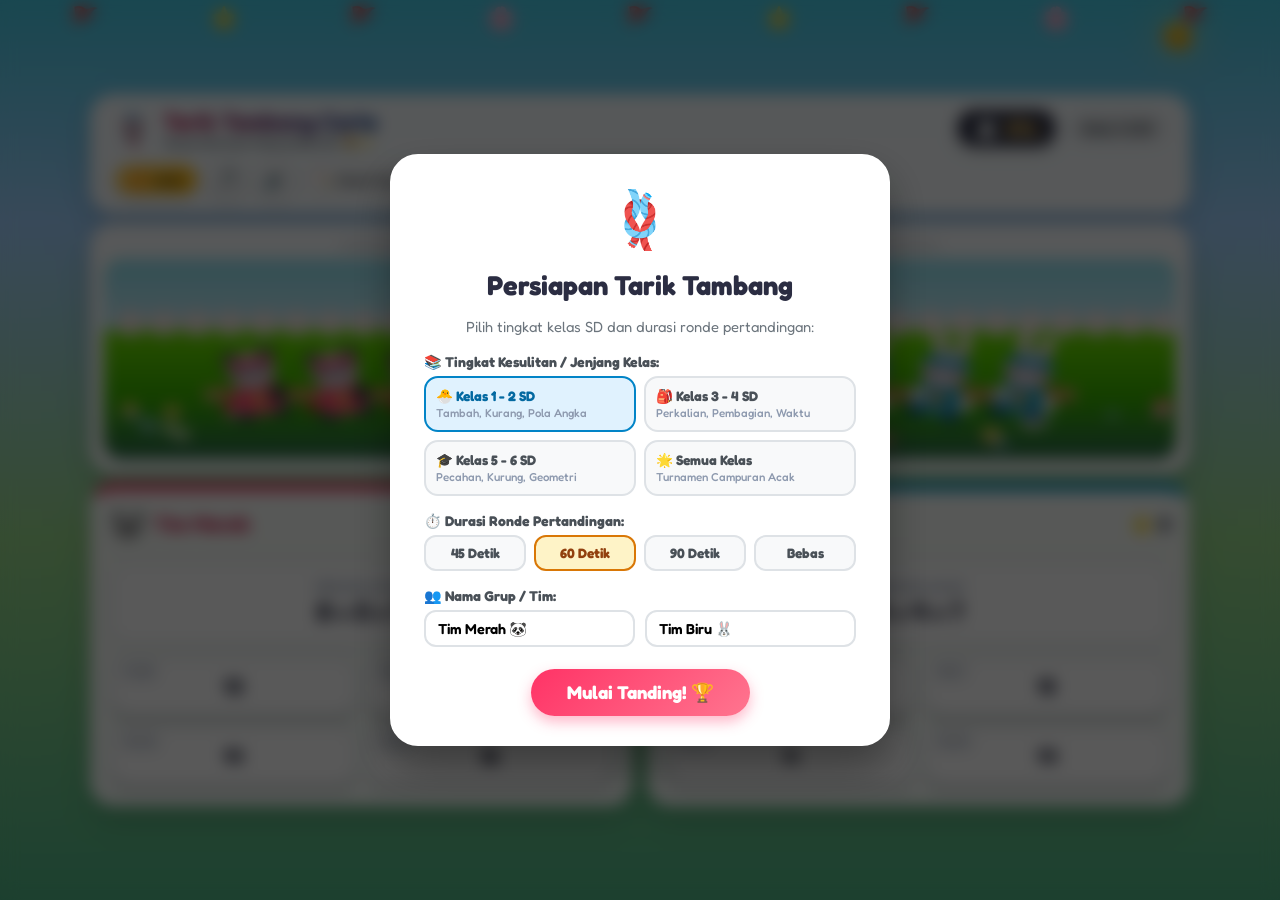
<file: math_tug.html>
<!DOCTYPE html>
<html lang="id">
<head>
    <meta charset="UTF-8">
    <meta name="viewport" content="width=device-width, initial-scale=1.0, maximum-scale=1.0, user-scalable=no">
    <title>🪢 Tarik Tambang Matematika SD - Duel 2 Grup 🏆</title>
    <link rel="stylesheet" href="math_tug.css">
</head>
<body>
    <!-- Background Outdoor Park & Sunny Sky -->
    <div class="stadium-bg">
        <div class="park-sun">
            <span class="sun-face">😊</span>
        </div>
        <div class="cloud cloud-a"></div>
        <div class="cloud cloud-b"></div>
        <div class="cloud cloud-c"></div>
        <div class="park-bunting">
            <span class="flag f-red">🚩</span>
            <span class="flag f-yellow">⭐</span>
            <span class="flag f-blue">🚩</span>
            <span class="flag f-green">🌸</span>
            <span class="flag f-red">🚩</span>
            <span class="flag f-yellow">⭐</span>
            <span class="flag f-blue">🚩</span>
            <span class="flag f-green">🌸</span>
            <span class="flag f-red">🚩</span>
        </div>
    </div>

    <!-- Countdown Aba-aba Overlay (3, 2, 1, TARIK!) -->
    <div id="countdownOverlay" class="countdown-backdrop">
        <div class="countdown-box">
            <div id="countdownNumber" class="countdown-digit">3</div>
            <div id="countdownLabel" class="countdown-text">BERSIAP... 🚩</div>
            <div class="countdown-squad-anim">
                <span class="squad-emoji left-squad">🐼</span>
                <span class="squad-rope">〰️〰️🪢〰️〰️</span>
                <span class="squad-emoji right-squad">🐰</span>
            </div>
        </div>
    </div>

    <!-- Main Game Container -->
    <div class="game-container">
        
        <!-- Top Stadium Header -->
        <header class="top-header">
            <div class="header-title-box">
                <span class="header-icon">🪢</span>
                <div>
                    <h1 class="header-title">Tarik Tambang Ceria</h1>
                    <p class="header-subtitle">Taman Bermain Matematika SD 🌻✨</p>
                </div>
            </div>

            <!-- Scoreboard Timer & Level in Header -->
            <div class="header-center-info">
                <div id="roundTimerDisplay" class="timer-badge">⏱️ 60s</div>
                <div id="levelBadgeDisplay" class="level-indicator">Kelas 1-2 SD</div>
            </div>

            <!-- Header Controls -->
            <div class="header-actions">
                <button id="btnPauseTug" class="header-pause-btn" title="Jeda Pertandingan">
                    <span>⏸️</span> Jeda
                </button>
                <button id="btnMusicTug" class="btn-circle" title="Musik BGM" aria-label="Toggle Music">🎵</button>
                <button id="btnSoundTug" class="btn-circle" title="Suara SFX" aria-label="Toggle SFX">🔊</button>
                <a href="index.html" class="header-nav-btn" title="Pindah ke Game Mochi Tetris">
                    <span>🍡</span> Mochi Tetris
                </a>
                <a href="trade_game.html" class="header-nav-btn" title="Pindah ke Game Global Trade Tycoon">
                    <span>🌐</span> Trade Tycoon
                </a>
                <a href="cocok_tanam.html" class="header-nav-btn" title="Pusat Data Cocok Tanam Cuan" style="background:#0f5132; color:#ffffff;">
                    <span>🌾</span> Cocok Tanam
                </a>
            </div>
        </header>

        <!-- Tug of War Arena (Middle Canvas & Gauge) -->
        <section class="arena-card">
            <div class="tug-gauge-container">
                <div class="tug-gauge-center"></div>
                <div id="tugGaugePointer" class="tug-gauge-pointer"></div>
            </div>

            <canvas id="tugCanvas" width="900" height="200"></canvas>
        </section>

        <!-- Dual Group Split-Screen Battle Panels -->
        <main class="battle-panels-grid">
            
            <!-- GROUP 1: TIM MERAH (PANDA SQUAD) -->
            <section class="team-panel red-theme">
                <!-- Team Header -->
                <div class="panel-team-header">
                    <div class="team-badge">
                        <span class="team-mascot">🐼</span>
                        <span id="redTeamNameDisplay" class="team-name">Tim Merah</span>
                    </div>
                    <div class="team-stats">
                        <span id="redComboDisplay" class="combo-pill">🔥 COMBO x2!</span>
                        <span id="redScoreDisplay" class="score-counter">⭐ 0</span>
                    </div>
                </div>

                <!-- Question Card -->
                <div class="question-box">
                    <span id="redCategoryDisplay" class="question-category">Penjumlahan</span>
                    <div id="redQuestionDisplay" class="question-text">8 + 5 = ?</div>
                </div>

                <!-- 4 Interactive Choice Buttons -->
                <div id="redChoicesGrid" class="choices-grid">
                    <button class="btn-choice"><span class="key-hint">1 / Q</span>13</button>
                    <button class="btn-choice"><span class="key-hint">2 / W</span>12</button>
                    <button class="btn-choice"><span class="key-hint">3 / A</span>14</button>
                    <button class="btn-choice"><span class="key-hint">4 / S</span>15</button>
                </div>

                <!-- Penalty Lockout Overlay (When Wrong) -->
                <div id="redPenaltyOverlay" class="penalty-overlay">
                    <div class="penalty-mascot">😵</div>
                    <div class="penalty-text">Aduh, Terpeleset!</div>
                    <div id="redPenaltyTimer" class="penalty-timer">1.2s</div>
                </div>
            </section>

            <!-- GROUP 2: TIM BIRU (BUNNY SQUAD) -->
            <section class="team-panel blue-theme">
                <!-- Team Header -->
                <div class="panel-team-header">
                    <div class="team-badge">
                        <span class="team-mascot">🐰</span>
                        <span id="blueTeamNameDisplay" class="team-name">Tim Biru</span>
                    </div>
                    <div class="team-stats">
                        <span id="blueComboDisplay" class="combo-pill">🔥 COMBO x2!</span>
                        <span id="blueScoreDisplay" class="score-counter">⭐ 0</span>
                    </div>
                </div>

                <!-- Question Card -->
                <div class="question-box">
                    <span id="blueCategoryDisplay" class="question-category">Penjumlahan</span>
                    <div id="blueQuestionDisplay" class="question-text">9 + 4 = ?</div>
                </div>

                <!-- 4 Interactive Choice Buttons -->
                <div id="blueChoicesGrid" class="choices-grid">
                    <button class="btn-choice"><span class="key-hint">7 / U</span>13</button>
                    <button class="btn-choice"><span class="key-hint">8 / I</span>15</button>
                    <button class="btn-choice"><span class="key-hint">9 / J</span>11</button>
                    <button class="btn-choice"><span class="key-hint">0 / K</span>14</button>
                </div>

                <!-- Penalty Lockout Overlay (When Wrong) -->
                <div id="bluePenaltyOverlay" class="penalty-overlay">
                    <div class="penalty-mascot">😵</div>
                    <div class="penalty-text">Aduh, Terpeleset!</div>
                    <div id="bluePenaltyTimer" class="penalty-timer">1.2s</div>
                </div>
            </section>

        </main>

    </div>

    <!-- ============================================================
         MODALS (SETUP MATCH, PAUSE, VICTORY)
         ============================================================ -->

    <!-- Setup Match Modal (Pilih Tingkat SD & Durasi) -->
    <div id="setupModal" class="modal-backdrop active">
        <div class="modal-box">
            <div class="modal-badge-icon">🪢</div>
            <h2 class="modal-heading">Persiapan Tarik Tambang</h2>
            <p class="modal-desc">Pilih tingkat kelas SD dan durasi ronde pertandingan:</p>

            <!-- Level Selector -->
            <div class="setting-group">
                <label class="setting-label">📚 Tingkat Kesulitan / Jenjang Kelas:</label>
                <div class="level-buttons-grid">
                    <button class="btn-level-select selected" data-level="1">
                        🐣 Kelas 1 - 2 SD
                        <small>Tambah, Kurang, Pola Angka</small>
                    </button>
                    <button class="btn-level-select" data-level="2">
                        🎒 Kelas 3 - 4 SD
                        <small>Perkalian, Pembagian, Waktu</small>
                    </button>
                    <button class="btn-level-select" data-level="3">
                        🎓 Kelas 5 - 6 SD
                        <small>Pecahan, Kurung, Geometri</small>
                    </button>
                    <button class="btn-level-select" data-level="4">
                        🌟 Semua Kelas
                        <small>Turnamen Campuran Acak</small>
                    </button>
                </div>
            </div>

            <!-- Round Duration Selector -->
            <div class="setting-group">
                <label class="setting-label">⏱️ Durasi Ronde Pertandingan:</label>
                <div class="time-buttons-row">
                    <button class="btn-time-select" data-time="45">45 Detik</button>
                    <button class="btn-time-select selected" data-time="60">60 Detik</button>
                    <button class="btn-time-select" data-time="90">90 Detik</button>
                    <button class="btn-time-select" data-time="0">Bebas</button>
                </div>
            </div>

            <!-- Custom Team Names -->
            <div class="setting-group">
                <label class="setting-label">👥 Nama Grup / Tim:</label>
                <div class="team-names-row">
                    <input type="text" id="inputRedTeamName" class="input-team-name" value="Tim Merah 🐼" placeholder="Tim Kiri">
                    <input type="text" id="inputBlueTeamName" class="input-team-name" value="Tim Biru 🐰" placeholder="Tim Kanan">
                </div>
            </div>

            <button id="btnStartMatch" class="btn-play-action">Mulai Tanding! 🏆</button>
        </div>
    </div>

    <!-- Pause Modal -->
    <div id="pauseModal" class="modal-backdrop">
        <div class="modal-box">
            <div class="modal-badge-icon">⏸️</div>
            <h2 class="modal-heading">Pertandingan Dijeda</h2>
            <p class="modal-desc">Kedua tim sedang beristirahat minum sejenak... 🥤</p>
            <button id="btnResumeTug" class="btn-play-action">Lanjutkan Tanding ▶️</button>
            <button id="btnRestartPauseTug" class="btn-play-action secondary">Atur Ulang 🔄</button>
        </div>
    </div>

    <!-- Victory Celebration Modal -->
    <div id="victoryModal" class="modal-backdrop">
        <div class="modal-box">
            <div id="winnerMascotDisplay" class="modal-badge-icon">🏆 🐼 🏆</div>
            <h2 id="winnerTitleDisplay" class="modal-heading">SELAMAT!</h2>
            <p id="winnerSubtitleDisplay" class="modal-desc">Tim Merah memenangkan pertandingan tarik tambang!</p>

            <div class="victory-stats-box">
                <div class="v-stat-item">
                    <span class="v-stat-label">🔴 Total Benar (Merah)</span>
                    <span id="redTotalCorrect" class="v-stat-val">0</span>
                </div>
                <div class="v-stat-item">
                    <span class="v-stat-label">🔵 Total Benar (Biru)</span>
                    <span id="blueTotalCorrect" class="v-stat-val">0</span>
                </div>
            </div>

            <button id="btnPlayAgain" class="btn-play-action">Tanding Lagi! 🌸</button>
        </div>
    </div>

    <!-- Scripts -->
    <script src="math_audio.js"></script>
    <script src="math_questions.js"></script>
    <script src="math_tug.js"></script>
</body>
</html>
</file>
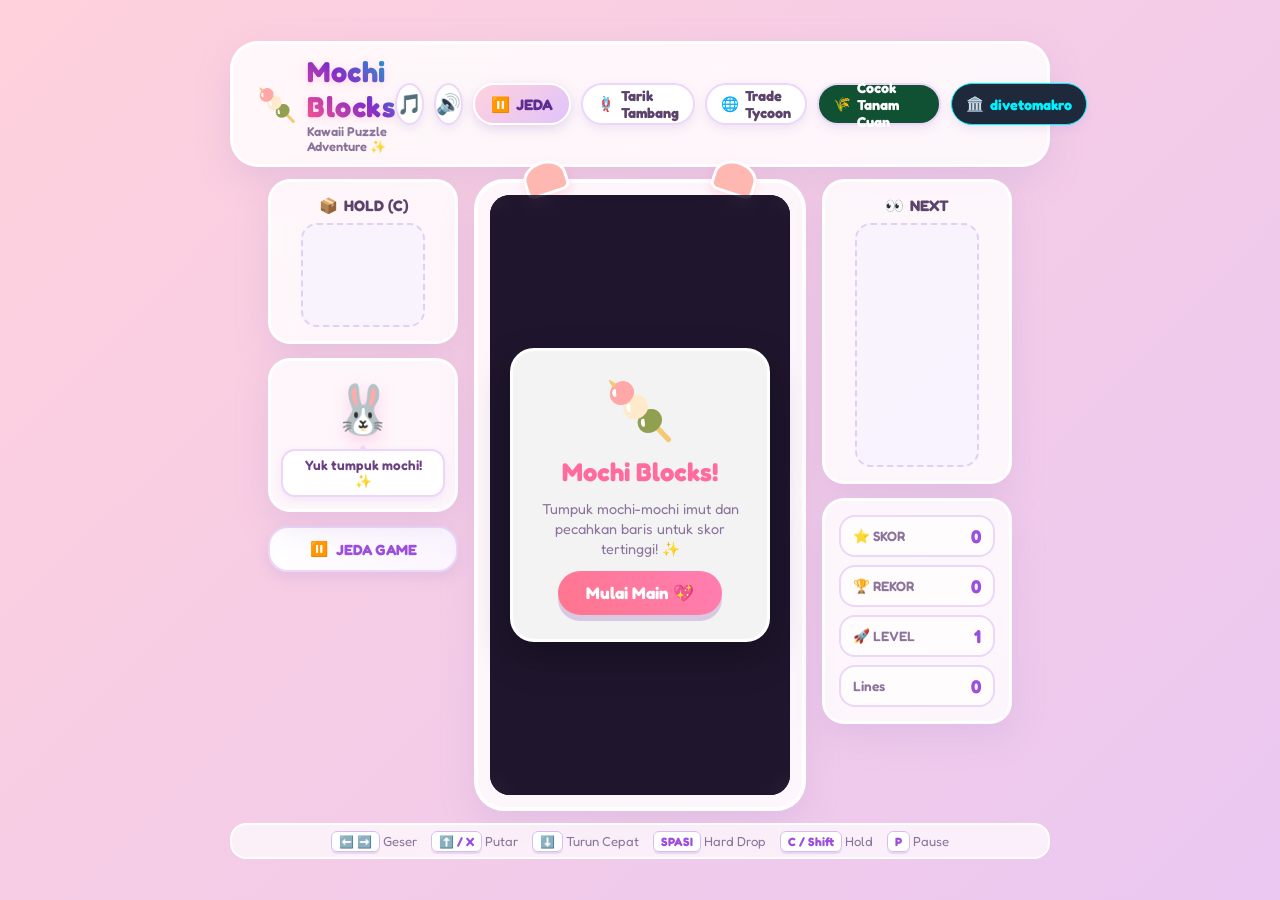
<file: mochi_game.html>
<!DOCTYPE html>
<html lang="id">
<head>
    <meta charset="UTF-8">
    <meta name="viewport" content="width=device-width, initial-scale=1.0, maximum-scale=1.0, user-scalable=no">
    <title>🌸 Mochi Blocks - Kawaii Cute Tetris 🍡</title>
    <link rel="stylesheet" href="style.css">
</head>
<body>
    <!-- Background Sparkles & Clouds -->
    <div class="bg-decorations">
        <div class="cloud cloud-1"></div>
        <div class="cloud cloud-2"></div>
        <div class="cloud cloud-3"></div>
    </div>

    <!-- Main Game Wrapper -->
    <div class="game-wrapper">
        
        <!-- Header -->
        <header class="game-header">
            <div class="title-section">
                <span class="title-logo-icon">🍡</span>
                <div>
                    <h1 class="game-title">Mochi Blocks</h1>
                    <p class="game-subtitle">Kawaii Puzzle Adventure ✨</p>
                </div>
            </div>
            <div class="header-controls">
                <button id="btnMusic" class="icon-btn" title="Musik BGM" aria-label="Toggle BGM">🎵</button>
                <button id="btnSound" class="icon-btn" title="Suara SFX" aria-label="Toggle SFX">🔊</button>
                <button id="btnPause" class="kawaii-pause-header-btn" title="Jeda Permainan (P)" aria-label="Pause Game">
                    <span class="pause-icon">⏸️</span>
                    <span class="pause-label">JEDA</span>
                </button>
                <a href="math_tug.html" class="header-nav-btn" title="Main Tarik Tambang Matematika">
                    <span>🪢</span> Tarik Tambang
                </a>
                <a href="trade_game.html" class="header-nav-btn" title="Main Global Trade Tycoon">
                    <span>🌐</span> Trade Tycoon
                </a>
                <a href="cocok_tanam.html" class="header-nav-btn" title="Buka Portal Cocok Tanam Cuan DEN" style="background:#0f5132; color:#ffffff;">
                    <span>🌾</span> Cocok Tanam Cuan
                </a>
                <a href="macro_game.html" class="header-nav-btn" title="Main divetomakro" style="background:#1e293b; color:#00f2fe; border:1px solid #00f2fe;">
                    <span>🏛️</span> divetomakro
                </a>
            </div>
        </header>

        <!-- Main Play Area -->
        <main class="game-main-area">
            
            <!-- Left Side Panel: Hold & Mascot & Pause Action -->
            <aside class="side-panel left-panel">
                <div class="kawaii-card">
                    <div class="card-title"><span>📦</span> HOLD (C)</div>
                    <canvas id="holdCanvas" class="card-canvas" width="120" height="100"></canvas>
                </div>

                <div class="kawaii-card mascot-box">
                    <div id="mascotAvatar" class="mascot-avatar">🐰</div>
                    <div id="mascotSpeech" class="mascot-speech">Yuk tumpuk mochi! ✨</div>
                </div>

                <button id="btnSidePause" class="kawaii-action-btn pause-action-btn" title="Jeda Game (P)">
                    <span>⏸️</span> JEDA GAME
                </button>
            </aside>

            <!-- Center Game Board -->
            <section class="board-container">
                <div class="board-ears">
                    <div class="ear left"></div>
                    <div class="ear right"></div>
                </div>

                <canvas id="gameBoard" width="300" height="600"></canvas>

                <!-- Start Screen Modal -->
                <div id="startModal" class="game-modal-overlay active">
                    <div class="modal-content">
                        <div class="modal-mascot">🍡</div>
                        <h2 class="modal-title">Mochi Blocks!</h2>
                        <p class="modal-desc">Tumpuk mochi-mochi imut dan pecahkan baris untuk skor tertinggi! ✨</p>
                        <button id="btnStart" class="kawaii-btn">Mulai Main 💖</button>
                    </div>
                </div>

                <!-- Pause Screen Modal -->
                <div id="pauseModal" class="game-modal-overlay">
                    <div class="modal-content">
                        <div class="modal-mascot">💤</div>
                        <h2 class="modal-title">Istirahat Dulu~</h2>
                        <p class="modal-desc">Mochi sedang tidur santai...</p>
                        <button id="btnResume" class="kawaii-btn">Lanjutkan ▶️</button>
                        <button id="btnRestartPause" class="kawaii-btn secondary">Mulai Ulang 🔄</button>
                    </div>
                </div>

                <!-- Game Over Screen Modal -->
                <div id="gameOverModal" class="game-modal-overlay">
                    <div class="modal-content">
                        <div class="modal-mascot">🥺</div>
                        <h2 class="modal-title">Yah, Penuh!</h2>
                        <div class="score-badge">
                            <div class="score-badge-label">SKOR AKHIR</div>
                            <div id="finalScore" class="score-badge-val">0</div>
                        </div>
                        <div class="score-badge">
                            <div class="score-badge-label">🏆 REKOR TERBAIK</div>
                            <div id="finalHighScore" class="score-badge-val">0</div>
                        </div>
                        <button id="btnRestart" class="kawaii-btn">Main Lagi 🌸</button>
                    </div>
                </div>
            </section>

            <!-- Right Side Panel: Next & Stats -->
            <aside class="side-panel right-panel">
                <div class="kawaii-card">
                    <div class="card-title"><span>👀</span> NEXT</div>
                    <canvas id="nextCanvas" class="card-canvas" width="120" height="240"></canvas>
                </div>

                <div class="kawaii-card stat-box">
                    <div class="stat-item">
                        <span class="stat-label">⭐ SKOR</span>
                        <span id="scoreVal" class="stat-value">0</span>
                    </div>
                    <div class="stat-item">
                        <span class="stat-label">🏆 REKOR</span>
                        <span id="highScoreVal" class="stat-value">0</span>
                    </div>
                    <div class="stat-item">
                        <span class="stat-label">🚀 LEVEL</span>
                        <span id="levelVal" class="stat-value">1</span>
                    </div>
                    <div class="stat-item">
                        <span class="stat-label">Lines</span>
                        <span id="linesVal" class="stat-value">0</span>
                    </div>
                </div>
            </aside>

        </main>

        <!-- Mobile Touch On-Screen Controls -->
        <div class="mobile-controls">
            <!-- D-Pad -->
            <div class="dpad-container">
                <div></div>
                <button id="btnTouchRotate" class="touch-btn accent-rotate" aria-label="Rotate">🔄</button>
                <div></div>
                <button id="btnTouchLeft" class="touch-btn" aria-label="Move Left">◀️</button>
                <button id="btnTouchDown" class="touch-btn" aria-label="Soft Drop">🔽</button>
                <button id="btnTouchRight" class="touch-btn" aria-label="Move Right">▶️</button>
            </div>

            <!-- Actions -->
            <div class="actions-container">
                <button id="btnTouchHold" class="touch-btn accent-hold" aria-label="Hold" title="Hold Piece">📦</button>
                <button id="btnTouchHardDrop" class="touch-btn accent-harddrop" aria-label="Hard Drop" title="Hard Drop">⚡</button>
                <button id="btnTouchPause" class="touch-btn accent-pause" aria-label="Pause" title="Jeda Game">⏸️</button>
            </div>
        </div>

        <!-- Keyboard Controls Help Bar -->
        <footer class="keyboard-hints">
            <span><span class="key-badge">⬅️ ➡️</span> Geser</span>
            <span><span class="key-badge">⬆️ / X</span> Putar</span>
            <span><span class="key-badge">⬇️</span> Turun Cepat</span>
            <span><span class="key-badge">SPASI</span> Hard Drop</span>
            <span><span class="key-badge">C / Shift</span> Hold</span>
            <span><span class="key-badge">P</span> Pause</span>
        </footer>

    </div>

    <!-- Scripts -->
    <script src="audio.js"></script>
    <script src="game.js"></script>
</body>
</html>
</file>
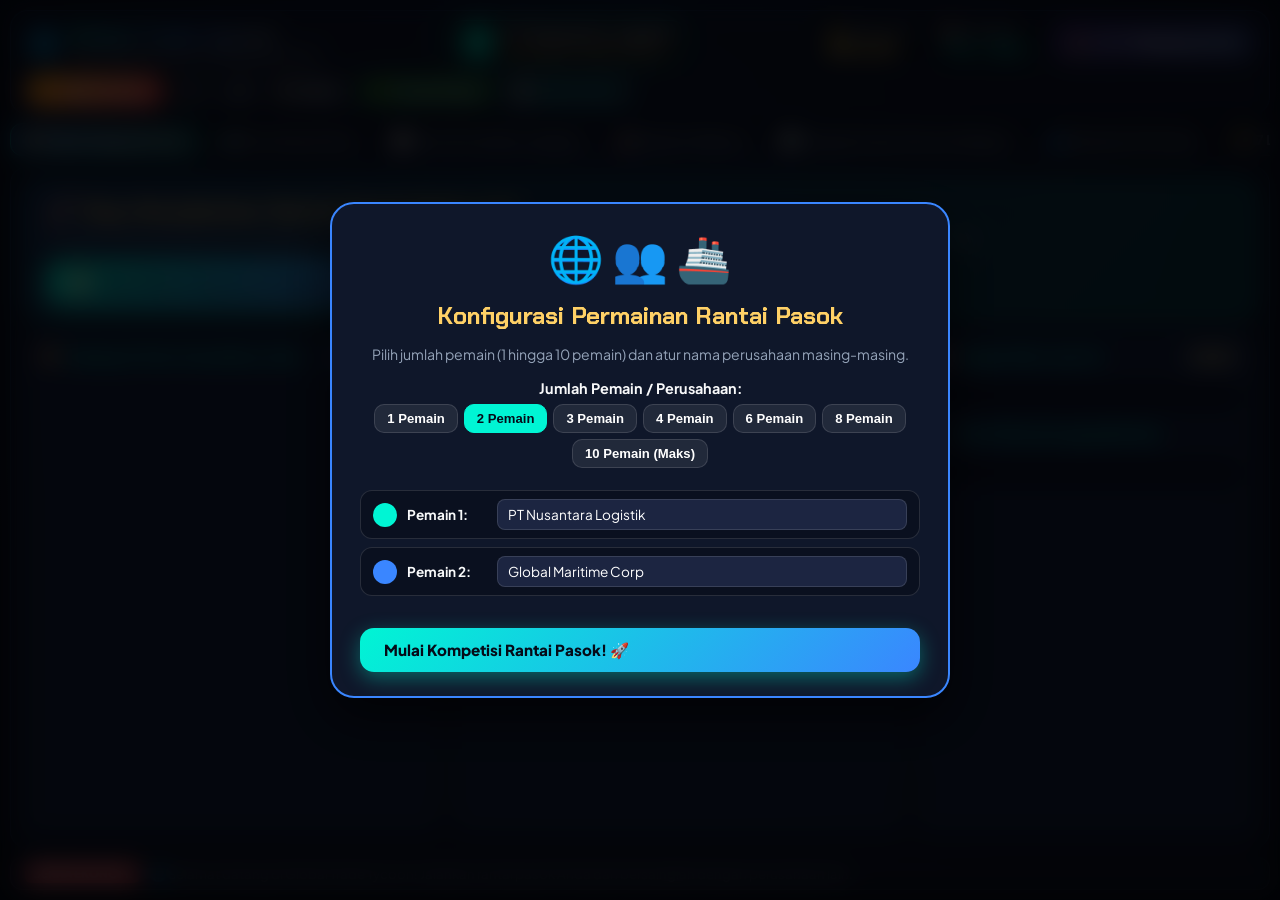
<file: trade_game.html>
<!DOCTYPE html>
<html lang="id">
<head>
    <meta charset="UTF-8">
    <meta name="viewport" content="width=device-width, initial-scale=1.0, maximum-scale=1.0, user-scalable=no">
    <title>🌐 Global Trade Tycoon: Supply Chain Empire (1-10 Pemain) 🚢📦</title>
    <link rel="stylesheet" href="trade_game.css">
</head>
<body>
    <div class="tycoon-app-wrapper">
        
        <!-- Top Command Header -->
        <header class="tycoon-header">
            <div class="brand-section">
                <span class="brand-logo-icon">🌐</span>
                <div>
                    <h1 class="brand-name">Global Trade Tycoon</h1>
                    <p class="company-badge">Simulasi Rantai Pasok & Perdagangan Dunia</p>
                </div>
            </div>

            <!-- Active Player Turn Indicator -->
            <div id="activePlayerTurnBanner" class="player-turn-indicator">
                <span id="playerTurnBadge" class="p-avatar-tag">P1</span>
                <div>
                    <div id="playerTurnName" class="p-company-title">PT Nusantara Logistik</div>
                    <div id="playerTurnRound" class="p-round-sub">Giliran Bulan 1 (Pemain 1 dari 4)</div>
                </div>
            </div>

            <!-- Economic & Date Metrics -->
            <div class="header-metrics-bar">
                <div class="metric-pill">
                    <span class="metric-label">💰 Modal Kas</span>
                    <span id="headerCapitalVal" class="metric-value">$60,000</span>
                </div>
                <div class="metric-pill">
                    <span class="metric-label">📅 Kalender</span>
                    <span id="headerDateVal" class="metric-value cyan-val">Thn 1, Bln 1</span>
                </div>
                <div class="level-current-tag">
                    <span class="level-tag-icon">🎖️</span>
                    <span id="headerLevelVal" class="level-tag-num">Lvl 1: Pedagang Kota</span>
                </div>
            </div>

            <!-- Header Action Controls -->
            <div class="header-buttons">
                <button id="btnEndTurn" class="btn-end-turn" title="Selesaikan Giliran Bulan Ini">
                    <span>⏩</span> Akhiri Giliran
                </button>
                <button id="btnTradeMusic" class="btn-ctrl" title="Musik BGM" aria-label="Toggle Music">🎵</button>
                <button id="btnTradeSound" class="btn-ctrl" title="Suara SFX" aria-label="Toggle SFX">🔊</button>
                <a href="index.html" class="btn-ctrl" style="text-decoration:none;" title="Menu Game">
                    <span>🍡</span> Menu
                </a>
                <a href="cocok_tanam.html" class="btn-ctrl" style="text-decoration:none; background:#0f5132; color:#ffffff;" title="Portal Cocok Tanam Cuan">
                    <span>🌾</span> Cocok Tanam
                </a>
                <a href="macro_game.html" class="btn-ctrl" style="text-decoration:none; background:#1e293b; color:#00f2fe; border:1px solid #00f2fe;" title="divetomakro - Simulasi Kebijakan Ekonomi Makro">
                    <span>🏛️</span> divetomakro
                </a>
            </div>
        </header>

        <!-- Navigation Tabs -->
        <nav class="tycoon-nav-tabs">
            <button class="nav-tab-btn active" data-tab="tabDashboard">📦 Papan Dagang Utama</button>
            <button class="nav-tab-btn" data-tab="tabMap">🗺️ Peta Skala & Rute</button>
            <button class="nav-tab-btn" data-tab="tabMarket">📈 Bursa Komoditas Lengkap</button>
            <button class="nav-tab-btn" data-tab="tabFactories">🏭 Pabrik & Hilirisasi</button>
            <button class="nav-tab-btn" data-tab="tabImpact">📊 Dampak Sosial-Ekonomi Negara</button>
            <button class="nav-tab-btn" data-tab="tabLeaderboard">👥 Klasemen 10 Pemain</button>
            <button class="nav-tab-btn" data-tab="tabRoadmap">🏆 17 Level Progresi</button>
        </nav>

        <!-- Main Viewport Area -->
        <main class="tycoon-main-viewport">
            
            <!-- ============================================================
                 TAB 1: UPFRONT ACTIVE TRADE DASHBOARD (PAPAN DAGANG UTAMA)
                 ============================================================ -->
            <section id="tabDashboard" class="tab-view-panel active">
                
                <!-- Top Big Action Banner -->
                <div class="upfront-action-banner">
                    <div>
                        <h2 style="font-family:'Chakra Petch'; font-size:1.4rem; color:var(--accent-gold);">
                            🚀 Siap Menjalankan Rantai Pasok Bulan Ini?
                        </h2>
                        <p style="font-size:0.88rem; color:var(--text-muted); margin-top:3px;">
                            Gunakan Panduan Keputusan 4 Langkah untuk membeli komoditas berkeunggulan murah dan mengirimkannya ke pasar tujuan bernilai tertinggi!
                        </p>
                    </div>
                    <button id="btnStartWizard" class="btn-hero-wizard">
                        <span>🧭</span> Mulai Wizard Keputusan Dagang
                    </button>
                </div>

                <!-- Dashboard 3 Columns Layout -->
                <div class="upfront-dashboard-grid">
                    
                    <!-- Kolom 1: Gudang Komoditas yang Dimiliki Saat Ini -->
                    <div class="dashboard-card">
                        <div class="dashboard-card-header">
                            <span class="d-header-title"><span>📦</span> Gudang & Stok Komoditas Anda</span>
                            <span id="warehouseTotalItems" class="badge-pill">3 Jenis Barang</span>
                        </div>
                        <div id="upfrontWarehouseList" class="warehouse-items-grid">
                            <!-- Populated dynamically by JS -->
                        </div>
                    </div>

                    <!-- Kolom 2: Rekomendasi Peluang Dagang Terpanas -->
                    <div class="dashboard-card">
                        <div class="dashboard-card-header">
                            <span class="d-header-title"><span>🔥</span> Peluang Dagang Terpanas (Marjin Tertinggi)</span>
                            <span class="badge-pill" style="background:rgba(6,214,160,0.2); color:var(--accent-green);">Rekomendasi AI</span>
                        </div>
                        <div id="upfrontOpportunitiesList" class="opportunities-list">
                            <!-- Populated dynamically by JS -->
                        </div>
                    </div>

                    <!-- Kolom 3: Target Misi & Landasan Ilmu Ekonomi Level Ini -->
                    <div class="dashboard-card">
                        <div class="dashboard-card-header">
                            <span class="d-header-title"><span>🎯</span> Target Misi Level Ini</span>
                            <span id="upfrontLevelTag" class="badge-pill" style="background:rgba(255,209,102,0.2); color:var(--accent-gold);">Level 1</span>
                        </div>
                        <div id="upfrontLevelTargetBox" class="level-mission-box">
                            <!-- Populated dynamically by JS -->
                        </div>
                        <div class="dashboard-card-header" style="margin-top:8px;">
                            <span class="d-header-title"><span>🎓</span> Teori Ekonomi yang Berlaku</span>
                        </div>
                        <div id="upfrontEconomicsBox" class="economics-mini-box">
                            <!-- Populated dynamically by JS -->
                        </div>
                    </div>

                </div>
            </section>

            <!-- ============================================================
                 TAB 2: WORLD MAP & LOGISTICS CANVAS
                 ============================================================ -->
            <section id="tabMap" class="tab-view-panel">
                <div class="map-view-layout">
                    <div class="canvas-map-container">
                        <div id="mapScaleTitleDisplay" class="map-scale-badge">📍 Peta Kota Metropolis (Surabaya / Jakarta)</div>
                        <canvas id="worldTradeCanvas" width="1000" height="540"></canvas>
                    </div>
                    <div class="map-sidebar-info">
                        <div class="sidebar-card">
                            <div class="sidebar-card-title"><span>🎓</span> Teori & Prinsip Ekonomi Aktif</div>
                            <div id="economicsPrincipleDisplay"></div>
                        </div>
                        <div class="sidebar-card" style="flex:1;">
                            <div class="sidebar-card-title"><span>🚚</span> Armada Logistik Bergerak</div>
                            <div id="activeRoutesList" class="active-routes-list">
                                <div style="font-size:0.8rem; color:var(--text-muted); text-align:center; padding:12px;">
                                    Armada kargo Anda akan bergerak di peta sesuai skala level yang sedang aktif.
                                </div>
                            </div>
                        </div>
                    </div>
                </div>
            </section>

            <!-- ============================================================
                 TAB 3: COMMODITIES MARKET & TRADING
                 ============================================================ -->
            <section id="tabMarket" class="tab-view-panel">
                <div style="display:flex; justify-content:space-between; align-items:center;">
                    <h2 style="font-family:'Chakra Petch'; font-size:1.3rem; color:var(--accent-cyan);">Bursa Komoditas & Perdagangan Global</h2>
                    <span style="font-size:0.82rem; color:var(--text-muted);">Harga fluktuatif diperbarui berkala sesuai hukum permintaan & penawaran</span>
                </div>
                <div id="commoditiesMarketGrid" class="commodities-grid"></div>
            </section>

            <!-- ============================================================
                 TAB 4: FACTORIES & SMELTER PROCESSING
                 ============================================================ -->
            <section id="tabFactories" class="tab-view-panel">
                <div style="display:flex; justify-content:space-between; align-items:center;">
                    <h2 style="font-family:'Chakra Petch'; font-size:1.3rem; color:var(--accent-cyan);">Pabrik Pengolahan & Smelter Hilirisasi</h2>
                    <span style="font-size:0.82rem; color:var(--text-muted);">Ubah bahan mentah menjadi barang bernilai tambah tinggi untuk melipatgandakan margin laba</span>
                </div>
                <div id="factoriesListGrid" class="factories-grid"></div>
            </section>

            <!-- ============================================================
                 TAB 5: COUNTRY SOCIO-ECONOMIC IMPACT DASHBOARD
                 ============================================================ -->
            <section id="tabImpact" class="tab-view-panel">
                <div class="impact-intro-banner">
                    <div>
                        <h3 style="font-size:1.15rem; color:#ffffff;">📊 Laporan Dampak Nyata Terhadap Wilayah / Negara</h3>
                        <p style="font-size:0.84rem; color:var(--text-muted); margin-top:2px;">
                            Aktivitas ekspor, impor, dan pembangunan industri menyumbang PDB, menciptakan lapangan kerja, menyetor pajak, dan menjaga stabilitas harga lokal.
                        </p>
                    </div>
                </div>
                <div id="countriesImpactGrid" class="countries-impact-grid"></div>
            </section>

            <!-- ============================================================
                 TAB 6: MULTIPLAYER LEADERBOARD (KLASEMEN 10 PEMAIN)
                 ============================================================ -->
            <section id="tabLeaderboard" class="tab-view-panel">
                <div style="display:flex; justify-content:space-between; align-items:center;">
                    <h2 style="font-family:'Chakra Petch'; font-size:1.3rem; color:var(--accent-gold);">👥 Klasemen Taipan Rantai Pasok Multipemain</h2>
                    <span style="font-size:0.82rem; color:var(--text-muted);">Peringkat seluruh perusahaan berdasarkan kekayaan bersih, volume pasokan, dan dampak negara</span>
                </div>
                <div class="leaderboard-table-container">
                    <table class="leaderboard-table">
                        <thead>
                            <tr>
                                <th>Peringkat</th>
                                <th>Perusahaan</th>
                                <th>Level</th>
                                <th>Kekayaan Bersih</th>
                                <th>Volume Pasokan</th>
                                <th>Sumbangan PDB</th>
                                <th>Skor ESG</th>
                            </tr>
                        </thead>
                        <tbody id="leaderboardTableBody">
                            <!-- Populated dynamically by JS -->
                        </tbody>
                    </table>
                </div>
            </section>

            <!-- ============================================================
                 TAB 7: 17-LEVEL PROGRESSION ROADMAP
                 ============================================================ -->
            <section id="tabRoadmap" class="tab-view-panel">
                <div style="display:flex; justify-content:space-between; align-items:center;">
                    <h2 style="font-family:'Chakra Petch'; font-size:1.3rem; color:var(--accent-gold);">🏆 Peta Jalan 17 Level Taipan Rantai Pasok</h2>
                    <span style="font-size:0.82rem; color:var(--text-muted);">Dari pedagang pasar 1 kota sendiri hingga penguasa hegemoni perdagangan dunia</span>
                </div>
                <div id="levelRoadmapContainer" class="level-roadmap-container"></div>
            </section>

        </main>

        <!-- Bottom Live News Marquee Ticker -->
        <footer class="news-ticker-bar">
            <span class="news-label">BERITA EKONOMI</span>
            <div id="newsTickerText" class="news-marquee-text">
                🌐 Selamat datang di Global Trade Tycoon! Jalankan rantai pasok Anda dan bersainglah dengan perusahaan lain.
            </div>
        </footer>

    </div>

    <!-- ============================================================
         MODALS: SETUP MULTIPLAYER, STEP-BY-STEP WIZARD, & LEVEL UP
         ============================================================ -->

    <!-- MODAL 1: MULTIPLAYER SETUP SCREEN (1–10 PEMAIN) -->
    <div id="multiplayerSetupModal" class="tycoon-modal-backdrop active">
        <div class="tycoon-modal-card setup-modal-card">
            <div style="font-size:2.8rem;">🌐 👥 🚢</div>
            <h2 class="tycoon-modal-title">Konfigurasi Permainan Rantai Pasok</h2>
            <p style="font-size:0.88rem; color:var(--text-muted);">
                Pilih jumlah pemain (1 hingga 10 pemain) dan atur nama perusahaan masing-masing.
            </p>

            <!-- Jumlah Pemain Slider / Buttons -->
            <div class="player-count-selector">
                <label style="font-weight:700; font-size:0.9rem;">Jumlah Pemain / Perusahaan:</label>
                <div class="player-count-btns">
                    <button class="btn-pcount" data-count="1">1 Pemain</button>
                    <button class="btn-pcount selected" data-count="2">2 Pemain</button>
                    <button class="btn-pcount" data-count="3">3 Pemain</button>
                    <button class="btn-pcount" data-count="4">4 Pemain</button>
                    <button class="btn-pcount" data-count="6">6 Pemain</button>
                    <button class="btn-pcount" data-count="8">8 Pemain</button>
                    <button class="btn-pcount" data-count="10">10 Pemain (Maks)</button>
                </div>
            </div>

            <!-- Player Name Inputs Container -->
            <div id="playerListInputContainer" class="player-inputs-scroll">
                <!-- Dynamically generated inputs for 1-10 players -->
            </div>

            <button id="btnStartGameSetup" class="btn-hero-wizard" style="margin-top:10px; width:100%;">
                Mulai Kompetisi Rantai Pasok! 🚀
            </button>
        </div>
    </div>

    <!-- MODAL 2: STEP-BY-STEP DECISION WIZARD (4 LANGKAH PENGAMBILAN KEPUTUSAN) -->
    <div id="decisionWizardModal" class="tycoon-modal-backdrop">
        <div class="tycoon-modal-card wizard-modal-card">
            
            <!-- Wizard Step Header -->
            <div class="wizard-header">
                <div class="wizard-steps-indicator">
                    <div class="w-step active" data-step="1">1. Pasokan</div>
                    <div class="w-step" data-step="2">2. Logistik</div>
                    <div class="w-step" data-step="3">3. Alokasi Pasar</div>
                    <div class="w-step" data-step="4">4. Eksekusi</div>
                </div>
                <h3 id="wizardStepTitle" class="wizard-title">Langkah 1: Pilih Komoditas & Sumber Pasokan</h3>
            </div>

            <!-- Wizard Step Body (Dynamic) -->
            <div id="wizardStepBody" class="wizard-body-content">
                <!-- Injected via JS -->
            </div>

            <!-- Wizard Navigation Buttons -->
            <div class="wizard-nav-footer">
                <button id="btnWizardPrev" class="btn-ctrl" style="display:none;">⬅️ Kembali</button>
                <button id="btnWizardNext" class="btn-hero-wizard" style="padding:10px 24px;">Lanjut ke Logistik ➡️</button>
                <button id="btnWizardCancel" class="btn-ctrl">Batal</button>
            </div>
        </div>
    </div>

    <!-- MODAL 3: TRADE ACTION MODAL (DIRECT BUY/SELL) -->
    <div id="tradeActionModal" class="tycoon-modal-backdrop">
        <div class="tycoon-modal-card">
            <h3 id="tradeModalTitle" class="tycoon-modal-title">Operasi Perdagangan</h3>
            <div id="tradeModalBody"></div>
            <button id="btnTradeModalClose" class="btn-ctrl" style="align-self:center; margin-top:10px;">Tutup</button>
        </div>
    </div>

    <!-- MODAL 4: LEVEL UP CELEBRATION -->
    <div id="levelUpModal" class="tycoon-modal-backdrop">
        <div class="tycoon-modal-card" style="border-color:var(--accent-gold);">
            <div style="font-size:3.5rem;">🏆 📈 🌍</div>
            <h2 id="levelUpTitle" class="tycoon-modal-title">NAIK LEVEL!</h2>
            <div id="levelUpDesc" style="font-size:0.92rem; color:var(--text-muted); line-height:1.4; text-align:left; background:rgba(8,13,26,0.6); padding:12px; border-radius:12px;"></div>
            <div id="levelUpImpact" style="background:rgba(6,214,160,0.15); border:1px solid var(--accent-green); border-radius:12px; padding:10px; font-size:0.86rem; color:var(--accent-green);"></div>
            <button class="btn-hero-wizard" style="align-self:center; margin-top:10px; padding:10px 30px;" onclick="document.getElementById('levelUpModal').classList.remove('active');">Lanjutkan Ekspansi Bisnis! 🚀</button>
        </div>
    </div>

    <!-- Scripts -->
    <script src="trade_countries.js"></script>
    <script src="trade_levels.js"></script>
    <script src="trade_audio.js"></script>
    <script src="trade_engine.js"></script>
</body>
</html>
</file>
<file: macro_game.css>
/**
 * ==============================================================================
 * DIVETOMAKRO - MINIMALIST EDITORIAL DESIGN SYSTEM (macro_game.css)
 * Inspiration: "We Ain't Plastic" Portfolio & Editorial Design Aesthetics
 * Principles: Clean, Minimalist, Modern, Classy, High-Contrast, Ample Whitespace
 * Palette: Pure White (#ffffff), Subtle Grey (#f8f9fa), Deep Charcoal (#111111),
 *          Hairline Borders (#e5e7eb), Refined Accents (#16a34a, #dc2626, #0284c7)
 * ==============================================================================
 */

@import url('https://fonts.googleapis.com/css2?family=Plus+Jakarta+Sans:wght@300;400;500;600;700;800&family=Space+Grotesk:wght@500;600;700&display=swap');

:root {
    --bg-page: #ffffff;
    --bg-subtle: #f8f9fa;
    --bg-card: #ffffff;
    --bg-hover: #f1f5f9;
    
    --border-hairline: #e5e7eb;
    --border-subtle: #d1d5db;
    --border-dark: #111111;
    
    --text-primary: #111111;
    --text-secondary: #4b5563;
    --text-muted: #8c95a2;
    --text-inverted: #ffffff;
    
    --accent-black: #111111;
    --accent-emerald: #16a34a;
    --accent-emerald-subtle: #f0fdf4;
    --accent-crimson: #dc2626;
    --accent-crimson-subtle: #fef2f2;
    --accent-blue: #0284c7;
    --accent-amber: #d97706;
    
    --font-main: 'Plus Jakarta Sans', -apple-system, BlinkMacSystemFont, "Segoe UI", Roboto, sans-serif;
    --font-heading: 'Plus Jakarta Sans', sans-serif;
    --font-mono: 'Space Grotesk', ui-monospace, SFMono-Regular, monospace;
    
    --shadow-soft: 0 4px 20px rgba(0, 0, 0, 0.04);
    --shadow-hover: 0 6px 24px rgba(0, 0, 0, 0.08);
    --shadow-modal: 0 20px 50px rgba(0, 0, 0, 0.12);
    
    --radius-sm: 4px;
    --radius-md: 8px;
    --radius-lg: 12px;
    --radius-full: 9999px;
}

/* Global Reset & Base */
*, *::before, *::after {
    box-sizing: border-box;
    margin: 0;
    padding: 0;
}

html, body {
    width: 100%;
    min-height: 100vh;
    background-color: var(--bg-page);
    color: var(--text-primary);
    font-family: var(--font-main);
    font-size: 15px;
    line-height: 1.55;
    -webkit-font-smoothing: antialiased;
    -moz-osx-font-smoothing: grayscale;
}

/* App Wrapper */
.minimal-app-wrap {
    width: 100%;
    max-width: 1280px;
    margin: 0 auto;
    padding: 20px 24px 60px;
    min-height: 100vh;
    display: flex;
    flex-direction: column;
}

/* --------------------------------------------------------------------------
 * 1. HEADER & BRAND BAR
 * -------------------------------------------------------------------------- */
.minimal-header {
    display: flex;
    justify-content: space-between;
    align-items: center;
    padding-bottom: 24px;
    border-bottom: 1px solid var(--border-hairline);
    margin-bottom: 20px;
    flex-wrap: wrap;
    gap: 16px;
}

.brand-block {
    display: flex;
    flex-direction: column;
}

.brand-title {
    font-family: var(--font-heading);
    font-size: 1.45rem;
    font-weight: 800;
    letter-spacing: 0.3em;
    color: var(--text-primary);
    text-transform: uppercase;
    line-height: 1.2;
}

.brand-sub {
    font-size: 0.72rem;
    font-weight: 600;
    letter-spacing: 0.18em;
    color: var(--text-muted);
    text-transform: uppercase;
    margin-top: 4px;
}

.brand-accent-line {
    width: 32px;
    height: 1.5px;
    background-color: var(--text-primary);
    margin: 8px 0 0;
}

.header-nav-actions {
    display: flex;
    align-items: center;
    gap: 10px;
    flex-wrap: wrap;
}

.btn-minimal-nav {
    display: inline-flex;
    align-items: center;
    gap: 6px;
    background: transparent;
    border: 1px solid var(--border-hairline);
    border-radius: var(--radius-sm);
    padding: 7px 14px;
    font-family: var(--font-main);
    font-size: 0.74rem;
    font-weight: 700;
    letter-spacing: 0.12em;
    text-transform: uppercase;
    color: var(--text-primary);
    cursor: pointer;
    transition: all 0.2s ease;
}

.btn-minimal-nav:hover {
    border-color: var(--text-primary);
    background: var(--bg-subtle);
}

.btn-audio-toggle {
    background: transparent;
    border: 1px solid var(--border-hairline);
    border-radius: var(--radius-sm);
    padding: 6px 10px;
    font-size: 0.95rem;
    cursor: pointer;
    transition: all 0.2s ease;
    display: inline-flex;
    align-items: center;
    justify-content: center;
}

.btn-audio-toggle:hover {
    border-color: var(--text-primary);
    background: var(--bg-subtle);
}

/* Profile Minimal Badge */
.profile-minimal-badge {
    display: inline-flex;
    align-items: center;
    gap: 8px;
    padding: 4px 12px;
    border: 1px solid var(--border-hairline);
    border-radius: var(--radius-sm);
    background: var(--bg-subtle);
}

.avatar-circle {
    font-size: 1.15rem;
    display: inline-flex;
    align-items: center;
    justify-content: center;
}

.profile-info {
    display: flex;
    flex-direction: column;
}

.profile-name {
    font-size: 0.78rem;
    font-weight: 700;
    color: var(--text-primary);
    line-height: 1.2;
    max-width: 120px;
    white-space: nowrap;
    overflow: hidden;
    text-overflow: ellipsis;
}

.profile-rank {
    font-size: 0.65rem;
    color: var(--text-muted);
    letter-spacing: 0.05em;
    text-transform: uppercase;
}

.btn-user-switch {
    background: none;
    border: none;
    font-family: var(--font-main);
    font-size: 0.68rem;
    font-weight: 700;
    letter-spacing: 0.08em;
    color: var(--accent-blue);
    cursor: pointer;
    padding: 2px 4px;
    border-radius: 2px;
    margin-left: 2px;
}

.btn-user-switch:hover {
    text-decoration: underline;
}

/* --------------------------------------------------------------------------
 * 2. 12-LEVEL PROGRESSION STEPPER STRIP
 * -------------------------------------------------------------------------- */
.level-stepper-bar {
    width: 100%;
    margin-bottom: 28px;
    border-bottom: 1px solid var(--border-hairline);
    padding-bottom: 16px;
    overflow-x: auto;
    -webkit-overflow-scrolling: touch;
}

.level-stepper-container {
    display: flex;
    align-items: center;
    gap: 8px;
    min-width: max-content;
    padding: 2px 0;
}

.stepper-node-btn {
    display: inline-flex;
    align-items: center;
    gap: 6px;
    padding: 7px 14px;
    border: 1px solid var(--border-hairline);
    border-radius: var(--radius-sm);
    background: var(--bg-page);
    color: var(--text-secondary);
    font-family: var(--font-mono);
    font-size: 0.8rem;
    font-weight: 600;
    letter-spacing: 0.08em;
    cursor: pointer;
    transition: all 0.2s cubic-bezier(0.16, 1, 0.3, 1);
    white-space: nowrap;
}

.stepper-node-btn:hover {
    border-color: var(--text-primary);
    color: var(--text-primary);
}

.stepper-node-btn.active {
    background: var(--accent-black);
    color: var(--text-inverted);
    border-color: var(--accent-black);
    box-shadow: 0 2px 8px rgba(0, 0, 0, 0.15);
}

.stepper-node-btn.completed {
    border-color: var(--text-primary);
    color: var(--text-primary);
    background: #fdfdfd;
}

.stepper-node-btn.completed .node-status-icon {
    color: var(--accent-emerald);
    font-weight: 800;
}

.stepper-node-btn.locked {
    opacity: 0.45;
    background: var(--bg-subtle);
    border-color: var(--border-hairline);
    cursor: not-allowed;
}

.stepper-node-btn.level-lab {
    border-left: 2px solid var(--accent-blue);
}

.stepper-node-btn.level-lab.active {
    background: var(--accent-black);
    border-color: var(--accent-black);
}

.node-number {
    font-weight: 700;
}

.node-label {
    font-family: var(--font-main);
    font-size: 0.74rem;
    letter-spacing: 0.04em;
}

/* --------------------------------------------------------------------------
 * 3. MAIN VIEWPORT & ARENA CARDS
 * -------------------------------------------------------------------------- */
.minimal-viewport {
    flex: 1;
    display: flex;
    flex-direction: column;
}

.viewport-section {
    display: none;
    width: 100%;
    animation: fadeIn 0.25s ease forwards;
}

.viewport-section.active {
    display: block;
}

@keyframes fadeIn {
    from { opacity: 0; transform: translateY(6px); }
    to { opacity: 1; transform: translateY(0); }
}

/* Q&A Arena Card */
.qa-arena-card {
    max-width: 880px;
    margin: 0 auto;
    width: 100%;
    background: var(--bg-card);
    border: 1px solid var(--border-hairline);
    border-radius: var(--radius-md);
    padding: 32px 36px;
    box-shadow: var(--shadow-soft);
}

/* Arena Header */
.qa-header-meta {
    display: flex;
    justify-content: space-between;
    align-items: flex-start;
    flex-wrap: wrap;
    gap: 16px;
    border-bottom: 1px solid var(--border-hairline);
    padding-bottom: 20px;
    margin-bottom: 22px;
}

.qa-level-badge-col {
    display: flex;
    flex-direction: column;
}

.qa-level-eyebrow {
    font-family: var(--font-mono);
    font-size: 0.72rem;
    font-weight: 700;
    letter-spacing: 0.25em;
    color: var(--text-muted);
    text-transform: uppercase;
    margin-bottom: 4px;
}

.qa-level-title {
    font-family: var(--font-heading);
    font-size: 1.35rem;
    font-weight: 700;
    color: var(--text-primary);
    letter-spacing: -0.01em;
    line-height: 1.3;
}

.qa-divider-mark {
    width: 28px;
    height: 1px;
    background: var(--text-primary);
    margin-top: 10px;
}

/* Minimal HUD Strip */
.qa-hud-strip {
    display: flex;
    align-items: center;
    gap: 8px;
    flex-wrap: wrap;
}

.hud-stat-pill {
    display: inline-flex;
    flex-direction: column;
    align-items: center;
    background: var(--bg-subtle);
    border: 1px solid var(--border-hairline);
    border-radius: var(--radius-sm);
    padding: 6px 12px;
    min-width: 72px;
}

.hud-stat-label {
    font-size: 0.62rem;
    font-weight: 700;
    letter-spacing: 0.12em;
    color: var(--text-muted);
    text-transform: uppercase;
}

.hud-stat-val {
    font-family: var(--font-mono);
    font-size: 0.85rem;
    font-weight: 700;
    color: var(--text-primary);
    margin-top: 2px;
}

.hud-stat-pill[role="button"] {
    cursor: pointer;
    transition: all 0.2s ease;
}

.hud-stat-pill[role="button"]:hover {
    border-color: var(--text-primary);
    background: #ffffff;
}

.hud-hearts-row {
    display: flex;
    align-items: center;
    gap: 3px;
    margin-top: 3px;
}

.heart-dot {
    font-size: 0.82rem;
    color: var(--accent-crimson);
    transition: opacity 0.2s ease;
}

.heart-dot.lost {
    opacity: 0.18;
}

/* Lifelines Bar */
.qa-lifelines-bar {
    display: flex;
    align-items: center;
    gap: 10px;
    margin-bottom: 24px;
    flex-wrap: wrap;
    padding: 10px 14px;
    background: var(--bg-subtle);
    border: 1px solid var(--border-hairline);
    border-radius: var(--radius-sm);
}

.lifelines-label {
    font-size: 0.68rem;
    font-weight: 700;
    letter-spacing: 0.14em;
    color: var(--text-muted);
    text-transform: uppercase;
}

.btn-lifeline-minimal {
    display: inline-flex;
    align-items: center;
    gap: 6px;
    background: #ffffff;
    border: 1px solid var(--border-hairline);
    border-radius: var(--radius-sm);
    padding: 5px 12px;
    font-family: var(--font-main);
    font-size: 0.72rem;
    font-weight: 700;
    letter-spacing: 0.08em;
    color: var(--text-secondary);
    cursor: pointer;
    transition: all 0.18s ease;
}

.btn-lifeline-minimal:hover:not(:disabled) {
    border-color: var(--text-primary);
    color: var(--text-primary);
}

.btn-lifeline-minimal:disabled {
    opacity: 0.4;
    cursor: not-allowed;
}

.lifeline-hint-box {
    width: 100%;
    margin-top: 8px;
    padding: 10px 14px;
    background: #fffbeb;
    border: 1px solid #fef3c7;
    border-radius: var(--radius-sm);
    font-size: 0.82rem;
    color: #92400e;
    line-height: 1.45;
}

/* Question Content */
.qa-content-wrap {
    display: flex;
    flex-direction: column;
    gap: 16px;
}

.qa-scenario-pill {
    display: inline-flex;
    align-items: center;
    gap: 8px;
    background: var(--bg-subtle);
    border: 1px solid var(--border-hairline);
    border-radius: var(--radius-sm);
    padding: 6px 12px;
    font-size: 0.78rem;
    font-weight: 600;
    color: var(--text-secondary);
    line-height: 1.4;
}

.trivia-q-theory-btn {
    background: none;
    border: 1px solid var(--border-hairline);
    border-radius: 3px;
    font-size: 0.68rem;
    font-weight: 700;
    color: var(--accent-blue);
    padding: 1px 6px;
    margin-left: 6px;
    cursor: pointer;
}

.qa-question-text {
    font-family: var(--font-heading);
    font-size: 1.15rem;
    font-weight: 600;
    color: var(--text-primary);
    line-height: 1.5;
    margin-bottom: 6px;
}

/* 4 Options Grid */
.qa-options-grid {
    display: grid;
    grid-template-columns: 1fr;
    gap: 10px;
}

.trivia-opt-btn {
    display: flex;
    align-items: center;
    gap: 14px;
    background: var(--bg-card);
    border: 1px solid var(--border-hairline);
    border-radius: var(--radius-sm);
    padding: 14px 18px;
    font-family: var(--font-main);
    font-size: 0.92rem;
    color: var(--text-primary);
    text-align: left;
    cursor: pointer;
    transition: all 0.18s cubic-bezier(0.16, 1, 0.3, 1);
    line-height: 1.45;
}

.trivia-opt-btn:hover:not(:disabled) {
    border-color: var(--text-primary);
    background: var(--bg-subtle);
}

.trivia-opt-btn .trivia-opt-letter {
    display: inline-flex;
    align-items: center;
    justify-content: center;
    width: 26px;
    height: 26px;
    border: 1px solid var(--border-hairline);
    border-radius: var(--radius-sm);
    font-family: var(--font-mono);
    font-size: 0.76rem;
    font-weight: 700;
    color: var(--text-muted);
    flex-shrink: 0;
    transition: all 0.18s ease;
}

.trivia-opt-btn:hover:not(:disabled) .trivia-opt-letter {
    border-color: var(--text-primary);
    color: var(--text-primary);
}

.trivia-opt-btn.correct {
    background: var(--accent-emerald-subtle) !important;
    border-color: var(--accent-emerald) !important;
    color: #14532d !important;
    font-weight: 600;
}

.trivia-opt-btn.correct .trivia-opt-letter {
    background: var(--accent-emerald);
    border-color: var(--accent-emerald);
    color: #ffffff;
}

.trivia-opt-btn.wrong {
    background: var(--accent-crimson-subtle) !important;
    border-color: var(--accent-crimson) !important;
    color: #7f1d1d !important;
}

.trivia-opt-btn.wrong .trivia-opt-letter {
    background: var(--accent-crimson);
    border-color: var(--accent-crimson);
    color: #ffffff;
}

.trivia-opt-btn.eliminated {
    opacity: 0.25;
    pointer-events: none;
    text-decoration: line-through;
}

.trivia-opt-btn:disabled {
    cursor: default;
}

/* Debrief Box */
.qa-debrief-card {
    background: var(--bg-card);
    border: 1px solid var(--border-hairline);
    border-radius: var(--radius-sm);
    padding: 20px 22px;
    margin-top: 14px;
    box-shadow: var(--shadow-soft);
    display: flex;
    flex-direction: column;
    gap: 12px;
    animation: fadeIn 0.25s ease forwards;
}

.qa-debrief-card.wrong-theme {
    border-left: 3px solid var(--accent-crimson);
}

.qa-debrief-card:not(.wrong-theme) {
    border-left: 3px solid var(--accent-emerald);
}

.debrief-head {
    display: flex;
    align-items: center;
    gap: 8px;
}

.debrief-icon {
    font-size: 1.15rem;
}

.debrief-title {
    font-family: var(--font-heading);
    font-size: 0.86rem;
    font-weight: 700;
    letter-spacing: 0.12em;
    text-transform: uppercase;
    color: var(--text-primary);
}

.debrief-body {
    font-size: 0.88rem;
    color: var(--text-secondary);
    line-height: 1.6;
}

.trivia-theory-badge-row {
    margin-bottom: 8px;
}

.trivia-theory-btn {
    display: inline-flex;
    align-items: center;
    gap: 4px;
    background: #eff6ff;
    border: 1px solid #bfdbfe;
    border-radius: var(--radius-sm);
    color: #1e40af;
    font-size: 0.76rem;
    font-weight: 700;
    padding: 3px 8px;
    cursor: pointer;
}

.debrief-foot {
    display: flex;
    justify-content: flex-end;
    margin-top: 6px;
}

.btn-minimal-primary {
    display: inline-flex;
    align-items: center;
    gap: 8px;
    background: var(--accent-black);
    color: var(--text-inverted);
    border: 1px solid var(--accent-black);
    border-radius: var(--radius-sm);
    padding: 10px 20px;
    font-family: var(--font-main);
    font-size: 0.8rem;
    font-weight: 700;
    letter-spacing: 0.12em;
    text-transform: uppercase;
    cursor: pointer;
    transition: all 0.2s ease;
}

.btn-minimal-primary:hover:not(:disabled) {
    background: #262626;
    border-color: #262626;
}

.btn-minimal-secondary {
    display: inline-flex;
    align-items: center;
    gap: 8px;
    background: transparent;
    color: var(--text-primary);
    border: 1px solid var(--border-hairline);
    border-radius: var(--radius-sm);
    padding: 10px 20px;
    font-family: var(--font-main);
    font-size: 0.8rem;
    font-weight: 700;
    letter-spacing: 0.12em;
    text-transform: uppercase;
    cursor: pointer;
    transition: all 0.2s ease;
}

.btn-minimal-secondary:hover:not(:disabled) {
    border-color: var(--text-primary);
    background: var(--bg-subtle);
}

/* Game Over Box */
.qa-gameover-card {
    background: var(--bg-subtle);
    border: 1px solid var(--border-hairline);
    border-radius: var(--radius-sm);
    padding: 24px;
    text-align: center;
    display: flex;
    flex-direction: column;
    align-items: center;
    gap: 12px;
}

.gameover-title {
    font-family: var(--font-heading);
    font-size: 1.1rem;
    font-weight: 800;
    letter-spacing: 0.2em;
    text-transform: uppercase;
    color: var(--accent-crimson);
}

.gameover-desc {
    font-size: 0.88rem;
    color: var(--text-secondary);
    max-width: 520px;
}

.gameover-reset-info {
    font-family: var(--font-mono);
    font-size: 0.78rem;
    color: var(--text-muted);
}

/* Summary Card */
.qa-summary-card {
    background: var(--bg-card);
    border: 1px solid var(--border-hairline);
    border-radius: var(--radius-md);
    padding: 32px 28px;
    text-align: center;
    display: flex;
    flex-direction: column;
    align-items: center;
    gap: 16px;
}

.summary-badge {
    font-family: var(--font-mono);
    font-size: 0.74rem;
    font-weight: 700;
    letter-spacing: 0.18em;
    text-transform: uppercase;
    padding: 4px 12px;
    border-radius: var(--radius-full);
    background: var(--bg-subtle);
    border: 1px solid var(--border-hairline);
    color: var(--text-secondary);
}

.summary-badge.pass {
    background: var(--accent-emerald-subtle);
    border-color: #86efac;
    color: #166534;
}

.summary-badge.fail {
    background: var(--accent-crimson-subtle);
    border-color: #fca5a5;
    color: #991b1b;
}

.summary-title {
    font-family: var(--font-heading);
    font-size: 1.4rem;
    font-weight: 800;
    color: var(--text-primary);
}



.summary-score-item {
    display: flex;
    flex-direction: column;
    align-items: center;
    padding: 12px 24px;
    background: var(--bg-subtle);
    border: 1px solid var(--border-hairline);
    border-radius: var(--radius-sm);
}

.summary-score-label {
    font-size: 0.68rem;
    font-weight: 700;
    letter-spacing: 0.14em;
    color: var(--text-muted);
    text-transform: uppercase;
}

.summary-score-num {
    font-family: var(--font-mono);
    font-size: 1.5rem;
    font-weight: 800;
    color: var(--text-primary);
    margin-top: 4px;
}

.summary-message-box {
    max-width: 620px;
    font-size: 0.9rem;
    color: var(--text-secondary);
    line-height: 1.6;
    padding: 14px 18px;
    border-radius: var(--radius-sm);
    background: var(--bg-subtle);
    border: 1px solid var(--border-hairline);
}

.summary-actions-row {
    display: flex;
    gap: 10px;
    flex-wrap: wrap;
    justify-content: center;
    margin-top: 8px;
}

/* --------------------------------------------------------------------------
 * 4. LEVEL 12 LAB MEKANISME PASAR
 * -------------------------------------------------------------------------- */
.lab-locked-screen {
    max-width: 720px;
    margin: 40px auto;
    text-align: center;
    background: var(--bg-card);
    border: 1px solid var(--border-hairline);
    border-radius: var(--radius-md);
    padding: 48px 36px;
    box-shadow: var(--shadow-soft);
    display: flex;
    flex-direction: column;
    align-items: center;
}

.locked-icon {
    font-size: 2.5rem;
    margin-bottom: 12px;
}

.locked-eyebrow {
    font-family: var(--font-mono);
    font-size: 0.72rem;
    font-weight: 700;
    letter-spacing: 0.22em;
    color: var(--text-muted);
    text-transform: uppercase;
}

.locked-title {
    font-family: var(--font-heading);
    font-size: 1.35rem;
    font-weight: 800;
    color: var(--text-primary);
    letter-spacing: 0.08em;
    text-transform: uppercase;
    margin-top: 6px;
}

.locked-desc {
    font-size: 0.92rem;
    color: var(--text-secondary);
    line-height: 1.65;
    margin: 16px 0 24px;
    max-width: 560px;
}

.locked-actions {
    display: flex;
    gap: 12px;
    flex-wrap: wrap;
    justify-content: center;
}

/* Lab Active Dashboard */
.lab-active-dashboard {
    max-width: 1040px;
    margin: 0 auto;
    width: 100%;
}

.lab-header-row {
    display: flex;
    justify-content: space-between;
    align-items: flex-end;
    border-bottom: 1px solid var(--border-hairline);
    padding-bottom: 18px;
    margin-bottom: 20px;
    flex-wrap: wrap;
    gap: 12px;
}

.lab-headline {
    font-family: var(--font-heading);
    font-size: 1.45rem;
    font-weight: 800;
    color: var(--text-primary);
    letter-spacing: -0.01em;
}

.lab-subheadline {
    font-size: 0.84rem;
    color: var(--text-muted);
    margin-top: 2px;
}

.lab-mode-pill {
    font-family: var(--font-mono);
    font-size: 0.7rem;
    font-weight: 700;
    letter-spacing: 0.16em;
    text-transform: uppercase;
    padding: 4px 10px;
    border: 1px solid var(--border-hairline);
    border-radius: var(--radius-sm);
    background: var(--bg-subtle);
    color: var(--text-secondary);
}

.lab-subnav-strip {
    display: flex;
    gap: 8px;
    margin-bottom: 20px;
    overflow-x: auto;
    padding-bottom: 4px;
}

.econ-subtab-btn {
    background: var(--bg-card);
    border: 1px solid var(--border-hairline);
    border-radius: var(--radius-sm);
    padding: 8px 16px;
    font-family: var(--font-mono);
    font-size: 0.76rem;
    font-weight: 700;
    letter-spacing: 0.1em;
    text-transform: uppercase;
    color: var(--text-secondary);
    cursor: pointer;
    transition: all 0.18s ease;
    white-space: nowrap;
}

.econ-subtab-btn:hover {
    border-color: var(--text-primary);
    color: var(--text-primary);
}

.econ-subtab-btn.active {
    background: var(--accent-black);
    color: var(--text-inverted);
    border-color: var(--accent-black);
}

.econ-game-card {
    background: var(--bg-card);
    border: 1px solid var(--border-hairline);
    border-radius: var(--radius-md);
    padding: 24px 28px;
    box-shadow: var(--shadow-soft);
}

.econ-canvas-box {
    margin: 18px 0;
    background: #fafafa;
    border: 1px solid var(--border-hairline);
    border-radius: var(--radius-sm);
    padding: 14px;
    overflow-x: auto;
}

.econ-control-grid {
    display: grid;
    grid-template-columns: repeat(auto-fit, minmax(220px, 1fr));
    gap: 16px;
    margin: 18px 0 10px;
}

.econ-metric-badge {
    display: inline-flex;
    flex-direction: column;
    padding: 6px 12px;
    background: var(--bg-subtle);
    border: 1px solid var(--border-hairline);
    border-radius: var(--radius-sm);
}

.econ-metric-label {
    font-size: 0.65rem;
    font-weight: 700;
    letter-spacing: 0.1em;
    color: var(--text-muted);
    text-transform: uppercase;
}

.econ-metric-val {
    font-family: var(--font-mono);
    font-size: 0.95rem;
    font-weight: 700;
    color: var(--text-primary);
    margin-top: 2px;
}

/* --------------------------------------------------------------------------
 * 5. MODALS & DIALOGS
 * -------------------------------------------------------------------------- */
.modal-overlay {
    position: fixed;
    inset: 0;
    background: rgba(17, 17, 17, 0.65);
    backdrop-filter: blur(6px);
    -webkit-backdrop-filter: blur(6px);
    display: none;
    align-items: center;
    justify-content: center;
    padding: 20px;
    z-index: 10000;
    overflow-y: auto;
}

.modal-overlay.active {
    display: flex;
}

.modal-card {
    background: var(--bg-card);
    border: 1px solid var(--border-hairline);
    border-radius: var(--radius-md);
    box-shadow: var(--shadow-modal);
    max-width: 680px;
    width: 100%;
    overflow: hidden;
    animation: modalIn 0.2s cubic-bezier(0.16, 1, 0.3, 1) forwards;
}

@keyframes modalIn {
    from { opacity: 0; transform: scale(0.97) translateY(8px); }
    to { opacity: 1; transform: scale(1) translateY(0); }
}

.modal-header {
    display: flex;
    justify-content: space-between;
    align-items: center;
    padding: 18px 24px;
    border-bottom: 1px solid var(--border-hairline);
}

.modal-title {
    font-family: var(--font-heading);
    font-size: 1.15rem;
    font-weight: 700;
    letter-spacing: 0.04em;
    color: var(--text-primary);
    display: flex;
    align-items: center;
    gap: 8px;
}

.modal-close-btn {
    background: none;
    border: 1px solid var(--border-hairline);
    border-radius: var(--radius-sm);
    width: 30px;
    height: 30px;
    display: inline-flex;
    align-items: center;
    justify-content: center;
    cursor: pointer;
    font-size: 1rem;
    color: var(--text-muted);
    transition: all 0.18s ease;
}

.modal-close-btn:hover {
    border-color: var(--text-primary);
    color: var(--text-primary);
}

.modal-body {
    padding: 20px 24px;
    max-height: 70vh;
    overflow-y: auto;
}

.modal-footer {
    display: flex;
    justify-content: flex-end;
    gap: 10px;
    padding: 14px 24px;
    border-top: 1px solid var(--border-hairline);
    background: var(--bg-subtle);
}

/* Glosarium Modal Grid */
.encyclopedia-search-bar {
    width: 100%;
    padding: 10px 14px;
    border: 1px solid var(--border-hairline);
    border-radius: var(--radius-sm);
    font-family: var(--font-main);
    font-size: 0.9rem;
    margin-bottom: 16px;
}

.encyclopedia-search-bar:focus {
    outline: none;
    border-color: var(--text-primary);
}

.encyclopedia-grid {
    display: grid;
    grid-template-columns: 1fr;
    gap: 10px;
}

.encyclopedia-card {
    border: 1px solid var(--border-hairline);
    border-radius: var(--radius-sm);
    padding: 14px 16px;
    background: #ffffff;
    transition: all 0.18s ease;
}

.encyclopedia-card:hover {
    border-color: var(--text-primary);
}

.encyclopedia-term-title {
    font-weight: 700;
    font-size: 0.95rem;
    color: var(--text-primary);
    margin-bottom: 4px;
}

.encyclopedia-term-desc {
    font-size: 0.86rem;
    color: var(--text-secondary);
    line-height: 1.5;
}

/* Auth Forms */
.auth-input-group {
    display: flex;
    flex-direction: column;
    gap: 4px;
    margin-bottom: 12px;
}

.auth-label {
    font-size: 0.78rem;
    font-weight: 700;
    letter-spacing: 0.06em;
    color: var(--text-primary);
}

.auth-input {
    width: 100%;
    padding: 10px 14px;
    border: 1px solid var(--border-hairline);
    border-radius: var(--radius-sm);
    font-family: var(--font-main);
    font-size: 0.9rem;
}

.auth-input:focus {
    outline: none;
    border-color: var(--text-primary);
}

.auth-field-hint {
    font-size: 0.72rem;
    color: var(--text-muted);
}

.auth-error-banner {
    padding: 8px 12px;
    background: var(--accent-crimson-subtle);
    border: 1px solid #fca5a5;
    border-radius: var(--radius-sm);
    color: var(--accent-crimson);
    font-size: 0.82rem;
    margin-bottom: 10px;
}

/* Responsive adjustments */
@media (max-width: 768px) {
    .minimal-app-wrap {
        padding: 14px 16px 40px;
    }
    .minimal-header {
        flex-direction: column;
        align-items: flex-start;
        gap: 12px;
    }
    .header-nav-actions {
        width: 100%;
        justify-content: flex-start;
    }
    .qa-arena-card {
        padding: 20px 18px;
    }
    .qa-header-meta {
        flex-direction: column;
        align-items: flex-start;
    }
    .qa-hud-strip {
        width: 100%;
        justify-content: space-between;
    }
    .hud-stat-pill {
        flex: 1;
        min-width: 60px;
        padding: 4px 6px;
    }
}

/* --------------------------------------------------------------------------
 * TRACK RECORD & ACTIVITY LOG STYLES (Admin View)
 * -------------------------------------------------------------------------- */
.track-record-table {
    width: 100%;
    border-collapse: collapse;
    font-size: 0.84rem;
    text-align: left;
    margin-top: 10px;
}

.track-record-table th {
    background: var(--bg-subtle);
    padding: 10px 12px;
    border-bottom: 2px solid var(--border-hairline);
    font-weight: 700;
    font-size: 0.76rem;
    text-transform: uppercase;
    letter-spacing: 0.05em;
    color: var(--text-secondary);
}

.track-record-table td {
    padding: 10px 12px;
    border-bottom: 1px solid var(--border-hairline);
    vertical-align: middle;
}

.track-record-table tr:hover td {
    background: var(--bg-hover);
}

.track-record-badge {
    display: inline-flex;
    align-items: center;
    gap: 4px;
    padding: 3px 8px;
    border-radius: var(--radius-sm);
    font-size: 0.75rem;
    font-weight: 700;
    background: #e0f2fe;
    color: #0369a1;
    border: 1px solid #bae6fd;
}

.activity-log-table-container {
    width: 100%;
    overflow-x: auto;
    max-height: 480px;
    overflow-y: auto;
    border: 1px solid var(--border-hairline);
    border-radius: var(--radius-sm);
    background: #ffffff;
}

.activity-log-table {
    width: 100%;
    border-collapse: collapse;
    font-size: 0.78rem;
    text-align: left;
    white-space: nowrap;
}

.activity-log-table th {
    position: sticky;
    top: 0;
    z-index: 10;
    background: #111111;
    color: #ffffff;
    font-weight: 700;
    padding: 8px 10px;
    font-family: var(--font-heading);
    border-right: 1px solid rgba(255,255,255,0.1);
}

.activity-log-table td {
    padding: 7px 10px;
    border-bottom: 1px solid #f1f5f9;
    border-right: 1px solid #f1f5f9;
    color: #1e293b;
}

.activity-log-table tr:hover td {
    background: #f8fafc;
}

/* Activity Badges */
.act-badge {
    display: inline-flex;
    align-items: center;
    gap: 4px;
    padding: 2px 7px;
    border-radius: 4px;
    font-size: 0.7rem;
    font-weight: 700;
    letter-spacing: 0.02em;
}

.act-badge.act-register { background: #ede9fe; color: #5b21b6; border: 1px solid #ddd6fe; }
.act-badge.act-login { background: #dcfce7; color: #166534; border: 1px solid #bbf7d0; }
.act-badge.act-enter-page { background: #e0f2fe; color: #0369a1; border: 1px solid #bae6fd; }
.act-badge.act-answer { background: #f1f5f9; color: #334155; border: 1px solid #e2e8f0; }
.act-badge.act-stage-pass { background: #fef3c7; color: #92400e; border: 1px solid #fde68a; }
.act-badge.act-stage-reset { background: #fed7aa; color: #9a3412; border: 1px solid #fdba74; }
.act-badge.act-idle-timeout { background: #fee2e2; color: #991b1b; border: 1px solid #fca5a5; }
.act-badge.act-browser-closed { background: #ffe4e6; color: #9f1239; border: 1px solid #fecdd3; }
.act-badge.act-logout-manual { background: #f3f4f6; color: #4b5563; border: 1px solid #e5e7eb; }

/* Subtabs in modal */
.modal-subtabs-nav {
    display: flex;
    gap: 8px;
    margin-bottom: 14px;
    border-bottom: 1px solid var(--border-hairline);
    padding-bottom: 8px;
}

.modal-subtab-btn {
    background: none;
    border: 1px solid transparent;
    padding: 6px 14px;
    font-family: var(--font-main);
    font-size: 0.84rem;
    font-weight: 600;
    color: var(--text-secondary);
    border-radius: var(--radius-sm);
    cursor: pointer;
    transition: all 0.15s ease;
}

.modal-subtab-btn:hover {
    background: var(--bg-hover);
    color: var(--text-primary);
}

.modal-subtab-btn.active {
    background: var(--bg-subtle);
    color: var(--text-primary);
    border-color: var(--border-hairline);
    font-weight: 700;
}

/* Modal Action Buttons */
.btn-action-outline {
    background: #ffffff;
    border: 1px solid var(--border-subtle);
    border-radius: var(--radius-sm);
    padding: 7px 14px;
    font-family: var(--font-main);
    font-size: 0.82rem;
    font-weight: 600;
    color: var(--text-secondary);
    display: inline-flex;
    align-items: center;
    gap: 6px;
    cursor: pointer;
    transition: all 0.15s ease;
}

.btn-action-outline:hover {
    background: var(--bg-hover);
    border-color: var(--text-primary);
    color: var(--text-primary);
}

.btn-action-primary {
    background: #111111;
    border: 1px solid #111111;
    border-radius: var(--radius-sm);
    padding: 7px 16px;
    font-family: var(--font-main);
    font-size: 0.82rem;
    font-weight: 600;
    color: #ffffff;
    display: inline-flex;
    align-items: center;
    gap: 6px;
    cursor: pointer;
    transition: all 0.15s ease;
}

.btn-action-primary:hover {
    background: #333333;
}

/* Ensure summary score row wraps nicely */
.summary-score-row {
    display: flex;
    gap: 16px;
    margin: 12px 0;
    flex-wrap: wrap;
    justify-content: center;
}

/* --------------------------------------------------------------------------
 * LEVEL 12: LAB MEKANISME PASAR & EKSPERIMEN RICH STYLES
 * -------------------------------------------------------------------------- */
.lab-mission-card {
    background: var(--bg-subtle);
    border: 1px solid var(--border-hairline);
    border-radius: var(--radius-sm);
    padding: 12px 16px;
    margin-bottom: 12px;
}

.mission-header {
    display: flex;
    justify-content: space-between;
    align-items: center;
    cursor: pointer;
    user-select: none;
}

.mission-headline {
    font-weight: 800;
    font-size: 0.88rem;
    color: var(--text-primary);
    letter-spacing: 0.04em;
}

.mission-subline {
    font-size: 0.74rem;
    color: var(--text-muted);
    margin-top: 2px;
}

.btn-toggle-mission {
    background: #ffffff;
    border: 1px solid var(--border-subtle);
    border-radius: var(--radius-sm);
    padding: 4px 10px;
    font-size: 0.72rem;
    font-weight: 700;
    color: var(--text-secondary);
    cursor: pointer;
    white-space: nowrap;
}

.btn-toggle-mission:hover {
    background: var(--bg-hover);
    color: var(--text-primary);
}

.mission-content {
    margin-top: 12px;
    padding-top: 12px;
    border-top: 1px dashed var(--border-hairline);
}

.mission-grid {
    display: grid;
    grid-template-columns: repeat(auto-fit, minmax(220px, 1fr));
    gap: 14px;
}

.mission-col {
    background: #ffffff;
    border: 1px solid var(--border-hairline);
    border-radius: var(--radius-sm);
    padding: 10px 14px;
    font-size: 0.8rem;
    line-height: 1.45;
}

.mission-col-title {
    font-weight: 800;
    font-size: 0.76rem;
    letter-spacing: 0.06em;
    color: #0284c7;
    margin-bottom: 6px;
    border-bottom: 1px solid #e0f2fe;
    padding-bottom: 4px;
}

/* Valuation Strip */
.lab-valuation-strip {
    display: flex;
    align-items: center;
    justify-content: space-between;
    flex-wrap: wrap;
    gap: 10px;
    padding: 10px 14px;
    background: var(--bg-subtle);
    border: 1px solid var(--border-hairline);
    border-radius: var(--radius-sm);
    margin: 12px 0 10px;
}

.val-item {
    display: flex;
    align-items: center;
    gap: 6px;
    font-size: 0.82rem;
}

.val-label {
    color: var(--text-muted);
    font-size: 0.78rem;
}

.val-num {
    color: var(--text-primary);
}

.ratio-pill {
    display: inline-block;
    padding: 2px 8px;
    border-radius: 9999px;
    font-weight: 800;
    font-size: 0.75rem;
    background: #f0fdf4;
    color: #16a34a;
    border: 1px solid #bbf7d0;
}

.phase-pill {
    display: inline-block;
    padding: 2px 10px;
    border-radius: var(--radius-sm);
    font-weight: 700;
    font-size: 0.74rem;
    background: #ffffff;
    border: 1px solid var(--border-hairline);
}

/* Tactical Clue Box (Teori x Eksekusi) */
.lab-tactical-clue-box {
    background: #ffffff;
    border: 1.5px solid var(--border-subtle);
    border-radius: var(--radius-sm);
    padding: 12px 16px;
    margin-top: 12px;
    box-shadow: 0 2px 8px rgba(0,0,0,0.03);
}

.clue-header {
    display: flex;
    align-items: center;
    gap: 10px;
    margin-bottom: 6px;
}

.clue-badge {
    display: inline-block;
    padding: 2px 8px;
    border-radius: var(--radius-sm);
    font-size: 0.7rem;
    font-weight: 800;
    letter-spacing: 0.04em;
}

.clue-badge.wise {
    background: #dcfce7;
    color: #166534;
    border: 1px solid #86efac;
}

.clue-badge.risky {
    background: #fee2e2;
    color: #991b1b;
    border: 1px solid #fca5a5;
}

.clue-badge.info {
    background: #e0f2fe;
    color: #0369a1;
    border: 1px solid #7dd3fc;
}

.clue-body {
    font-size: 0.84rem;
    color: var(--text-secondary);
    line-height: 1.5;
}

.clue-history-box {
    margin-top: 8px;
    padding: 8px 12px;
    background: #f0f9ff;
    border-left: 3px solid #0284c7;
    border-radius: 3px;
    font-size: 0.78rem;
    color: #0c4a6e;
    line-height: 1.45;
}

.clue-next-step-hint {
    margin-top: 10px;
    padding: 10px 14px;
    background: #f8fafc;
    border: 1px solid var(--border-hairline);
    border-left: 3px solid #0284c7;
    border-radius: 4px;
    font-size: 0.82rem;
    color: var(--text-primary);
    line-height: 1.45;
}

.clue-tag {
    display: inline-block;
    padding: 2px 6px;
    border-radius: 3px;
    font-size: 0.7rem;
    font-weight: 700;
}
.clue-tag.wise { background: #dcfce7; color: #166534; }
.clue-tag.risky { background: #fee2e2; color: #991b1b; }

/* Stage-by-Stage Rich Evaluation Components */
.clue-eval-grid {
    display: grid;
    grid-template-columns: repeat(auto-fit, minmax(280px, 1fr));
    gap: 10px;
    margin-top: 10px;
}

.eval-box {
    border-radius: var(--radius-sm);
    padding: 10px 12px;
    font-size: 0.8rem;
    line-height: 1.45;
}

.eval-box.wise {
    background: #f0fdf4;
    border: 1px solid #bbf7d0;
    color: #166534;
}

.eval-box.unwise {
    background: #fef2f2;
    border: 1px solid #fecaca;
    color: #991b1b;
}

.eval-box-label {
    font-weight: 800;
    font-size: 0.72rem;
    text-transform: uppercase;
    letter-spacing: 0.05em;
    margin-bottom: 4px;
}

.eval-box-label.green { color: #15803d; }
.eval-box-label.red { color: #b91c1c; }

.clue-optimal-box {
    margin-top: 8px;
    padding: 9px 13px;
    background: #faf5ff;
    border: 1px solid #e9d5ff;
    border-left: 3px solid #9333ea;
    border-radius: 4px;
    font-size: 0.8rem;
    color: #581c87;
    line-height: 1.45;
}

.endgame-stage-reviews-grid {
    display: flex;
    flex-direction: column;
    gap: 12px;
    margin-top: 10px;
}

.stage-review-card {
    background: #ffffff;
    border: 1.5px solid var(--border-hairline);
    border-radius: var(--radius-sm);
    padding: 14px 16px;
    box-shadow: 0 1px 4px rgba(0,0,0,0.02);
    transition: border-color 0.2s ease;
}

.stage-review-card.card-wise {
    border-left: 4px solid #16a34a;
}

.stage-review-card.card-risky {
    border-left: 4px solid #dc2626;
}

.stage-review-header {
    display: flex;
    justify-content: space-between;
    align-items: center;
    flex-wrap: wrap;
    gap: 8px;
    padding-bottom: 8px;
    border-bottom: 1px solid var(--border-hairline);
}

.stage-review-title-group {
    display: flex;
    align-items: center;
    gap: 8px;
}

.stage-review-round {
    font-size: 0.88rem;
    color: var(--text-primary);
}

.stage-review-stats {
    display: flex;
    align-items: center;
    gap: 10px;
    font-size: 0.78rem;
    color: var(--text-secondary);
}

.stage-review-headline {
    font-weight: 700;
    font-size: 0.88rem;
    color: var(--text-primary);
    margin: 8px 0 4px;
}

@media (max-width: 640px) {
    .clue-eval-grid {
        grid-template-columns: 1fr;
    }
    .stage-review-header {
        flex-direction: column;
        align-items: flex-start;
    }
}


/* Endgame Scorecard Card */
.lab-endgame-card {
    background: #ffffff;
    border: 2px solid var(--border-dark);
    border-radius: var(--radius-sm);
    padding: 20px;
    margin-top: 18px;
    box-shadow: 0 4px 16px rgba(0,0,0,0.06);
}

.endgame-header {
    display: flex;
    justify-content: space-between;
    align-items: flex-start;
    flex-wrap: wrap;
    gap: 12px;
    padding-bottom: 14px;
    border-bottom: 1px solid var(--border-hairline);
}

.endgame-grade-badge {
    display: inline-block;
    padding: 3px 10px;
    border-radius: var(--radius-sm);
    background: #16a34a;
    color: #ffffff;
    font-weight: 800;
    font-size: 0.74rem;
    letter-spacing: 0.08em;
    text-transform: uppercase;
    margin-bottom: 4px;
}

.endgame-title {
    margin: 4px 0 2px;
    font-size: 1.15rem;
    font-weight: 800;
    color: var(--text-primary);
}

.endgame-subtitle {
    margin: 0;
    font-size: 0.84rem;
    color: var(--text-secondary);
}

.endgame-stats-grid {
    display: grid;
    grid-template-columns: repeat(auto-fit, minmax(200px, 1fr));
    gap: 12px;
    margin-top: 16px;
}

.endgame-stat-box {
    background: var(--bg-subtle);
    border: 1px solid var(--border-hairline);
    border-radius: var(--radius-sm);
    padding: 12px 14px;
    display: flex;
    flex-direction: column;
}

.endgame-stat-box.highlight {
    background: #f0fdf4;
    border-color: #86efac;
}

.endgame-stat-box .stat-label {
    font-size: 0.7rem;
    font-weight: 700;
    text-transform: uppercase;
    letter-spacing: 0.06em;
    color: var(--text-muted);
}

.endgame-stat-box .stat-val {
    font-size: 1.25rem;
    font-weight: 800;
    color: var(--text-primary);
    margin: 4px 0 2px;
}

.endgame-stat-box .stat-sub {
    font-size: 0.75rem;
    font-weight: 700;
}

.table-responsive {
    width: 100%;
    overflow-x: auto;
}

.lab-recap-table {
    width: 100%;
    border-collapse: collapse;
    font-size: 0.78rem;
    text-align: left;
    white-space: nowrap;
    margin-top: 4px;
}

.lab-recap-table th {
    background: var(--bg-subtle);
    padding: 8px 10px;
    border-bottom: 2px solid var(--border-hairline);
    font-weight: 700;
    color: var(--text-secondary);
}

.lab-recap-table td {
    padding: 7px 10px;
    border-bottom: 1px solid var(--border-hairline);
}

.endgame-takeaway-box {
    margin-top: 16px;
    padding: 12px 16px;
    background: var(--bg-subtle);
    border: 1px solid var(--border-hairline);
    border-radius: var(--radius-sm);
}

/* Macro Policy Shock Lab Rich Debrief */
.shock-eyebrow {
    font-size: 0.7rem;
    font-weight: 800;
    letter-spacing: 0.08em;
    color: #991b1b;
    text-transform: uppercase;
}

.shock-debrief-center {
    background: #ffffff;
    border: 1.5px solid var(--border-subtle);
    border-radius: var(--radius-sm);
    padding: 16px 20px;
    box-shadow: 0 4px 16px rgba(0,0,0,0.04);
}

.shock-debrief-header {
    display: flex;
    justify-content: space-between;
    align-items: flex-start;
    flex-wrap: wrap;
    gap: 12px;
    padding-bottom: 12px;
    border-bottom: 1px solid var(--border-hairline);
}

.shock-pillars-grid {
    display: grid;
    grid-template-columns: repeat(2, 1fr);
    gap: 12px;
    margin-top: 14px;
}

@media (max-width: 768px) {
    .shock-pillars-grid {
        grid-template-columns: 1fr;
    }
}

.shock-pillar-card {
    background: var(--bg-subtle);
    border: 1px solid var(--border-hairline);
    border-radius: var(--radius-sm);
    padding: 12px 16px;
}

.shock-pillar-card.highlight {
    background: #f0fdf4;
    border-color: #bbf7d0;
}

.shock-pillar-card.full-width {
    grid-column: 1 / -1;
}

.shock-pillar-card.history-theme {
    background: #fffbeb;
    border-color: #fde68a;
}

.pillar-title {
    font-weight: 800;
    font-size: 0.76rem;
    letter-spacing: 0.06em;
    text-transform: uppercase;
    margin-bottom: 8px;
    border-bottom: 1px solid rgba(0,0,0,0.06);
    padding-bottom: 4px;
}

.pillar-body {
    color: var(--text-primary);
}
</file>
<file: math_tug.css>
/* ============================================================
   MATH TUG OF WAR (TARIK TAMBANG MATEMATIKA SD) - STYLESHEET
   ============================================================ */

@import url('https://fonts.googleapis.com/css2?family=Fredoka:wght@400;500;600;700&family=Quicksand:wght@500;600;700&display=swap');

:root {
    --bg-field-top: #70e000;
    --bg-field-bottom: #38b000;
    --team-red: #ff3366;
    --team-red-dark: #c9184a;
    --team-red-light: #ff758f;
    --team-blue: #0096c7;
    --team-blue-dark: #023e8a;
    --team-blue-light: #48cae4;
    --accent-yellow: #ffd166;
    --accent-gold: #ffb703;
    
    --card-bg: rgba(255, 255, 255, 0.94);
    --card-shadow: 0 12px 30px rgba(0, 0, 0, 0.18);
    --btn-shadow: 0 6px 0 rgba(0, 0, 0, 0.15);
}

* {
    box-sizing: border-box;
    margin: 0;
    padding: 0;
    user-select: none;
    -webkit-user-select: none;
    -webkit-tap-highlight-color: transparent;
}

body {
    font-family: 'Fredoka', 'Quicksand', sans-serif;
    min-height: 100vh;
    background: linear-gradient(180deg, #48cae4 0%, #a2d2ff 25%, #99d98c 60%, #52b788 100%);
    color: #2b2d42;
    overflow-x: hidden;
    display: flex;
    justify-content: center;
    align-items: center;
    padding: 10px;
}

/* Background Elements: Outdoor Sunny Park */
.stadium-bg {
    position: fixed;
    top: 0;
    left: 0;
    width: 100vw;
    height: 100vh;
    pointer-events: none;
    z-index: 0;
    overflow: hidden;
}

.park-sun {
    position: absolute;
    top: 4%;
    right: 8%;
    font-size: 4.2rem;
    animation: gentleSunFloat 4s ease-in-out infinite alternate;
    filter: drop-shadow(0 0 20px rgba(255, 209, 102, 0.85));
    display: flex;
    justify-content: center;
    align-items: center;
}

.sun-face {
    position: absolute;
    font-size: 1.7rem;
}

@keyframes gentleSunFloat {
    0% { transform: translateY(0) scale(1); }
    100% { transform: translateY(-8px) scale(1.06); }
}

.park-bunting {
    position: absolute;
    top: 4px;
    left: 0;
    width: 100%;
    display: flex;
    justify-content: space-around;
    padding: 0 16px;
    font-size: 1.4rem;
    filter: drop-shadow(0 2px 4px rgba(0, 0, 0, 0.12));
}

.flag {
    display: inline-block;
    animation: flagSway 2.5s ease-in-out infinite alternate;
}

.flag:nth-child(even) {
    animation-delay: 0.4s;
}

@keyframes flagSway {
    0% { transform: rotate(-8deg); }
    100% { transform: rotate(8deg); }
}

.cloud {
    position: absolute;
    background: rgba(255, 255, 255, 0.75);
    border-radius: 50px;
    animation: floatClouds linear infinite;
}

.cloud-a { width: 160px; height: 50px; top: 8%; left: -180px; animation-duration: 45s; }
.cloud-b { width: 240px; height: 70px; top: 16%; left: -260px; animation-duration: 60s; animation-delay: 12s; }
.cloud-c { width: 120px; height: 42px; top: 26%; left: -140px; animation-duration: 35s; animation-delay: 6s; }

@keyframes floatClouds {
    0% { transform: translateX(0); }
    100% { transform: translateX(calc(100vw + 350px)); }
}

/* ============================================================
   COUNTDOWN ABA-ABA OVERLAY (3, 2, 1, TARIK!)
   ============================================================ */
.countdown-backdrop {
    position: fixed;
    top: 0;
    left: 0;
    right: 0;
    bottom: 0;
    background: rgba(43, 45, 66, 0.78);
    backdrop-filter: blur(10px);
    -webkit-backdrop-filter: blur(10px);
    display: flex;
    justify-content: center;
    align-items: center;
    z-index: 100;
    opacity: 0;
    pointer-events: none;
    transition: opacity 0.2s ease;
}

.countdown-backdrop.active {
    opacity: 1;
    pointer-events: all;
}

.countdown-box {
    background: rgba(255, 255, 255, 0.96);
    border: 5px solid #ffb703;
    border-radius: 36px;
    padding: 30px 48px;
    box-shadow: 0 20px 50px rgba(0, 0, 0, 0.4), inset 0 0 20px rgba(255, 209, 102, 0.35);
    display: flex;
    flex-direction: column;
    align-items: center;
    gap: 12px;
    text-align: center;
    animation: modalPop 0.3s cubic-bezier(0.175, 0.885, 0.32, 1.275);
}

.countdown-digit {
    font-size: 5.5rem;
    font-weight: 800;
    line-height: 1;
    background: linear-gradient(45deg, #ff3366, #ffb703, #0096c7);
    -webkit-background-clip: text;
    -webkit-text-fill-color: transparent;
    filter: drop-shadow(0 6px 12px rgba(255, 100, 100, 0.3));
    min-height: 90px;
    display: flex;
    justify-content: center;
    align-items: center;
}

.countdown-digit.pop-anim {
    animation: countPop 0.65s cubic-bezier(0.175, 0.885, 0.32, 1.275);
}

@keyframes countPop {
    0% { transform: scale(0.4); opacity: 0; }
    50% { transform: scale(1.35); }
    100% { transform: scale(1); opacity: 1; }
}

.countdown-text {
    font-size: 1.8rem;
    font-weight: 800;
    color: #2b2d42;
    letter-spacing: 0.5px;
}

.countdown-squad-anim {
    display: flex;
    align-items: center;
    gap: 14px;
    font-size: 2.5rem;
    margin-top: 4px;
}

.squad-emoji.left-squad {
    animation: squadLeanLeft 0.5s infinite alternate ease-in-out;
}

.squad-emoji.right-squad {
    animation: squadLeanRight 0.5s infinite alternate ease-in-out;
}

@keyframes squadLeanLeft {
    0% { transform: rotate(0deg) translateX(0); }
    100% { transform: rotate(-16deg) translateX(-10px); }
}

@keyframes squadLeanRight {
    0% { transform: rotate(0deg) translateX(0); }
    100% { transform: rotate(16deg) translateX(10px); }
}

/* Container */
.game-container {
    position: relative;
    z-index: 1;
    width: 100%;
    max-width: 1100px;
    display: flex;
    flex-direction: column;
    gap: 10px;
}

/* Header & Top Bar */
.top-header {
    background: var(--card-bg);
    backdrop-filter: blur(10px);
    border-radius: 24px;
    padding: 10px 20px;
    border: 3px solid #ffffff;
    box-shadow: var(--card-shadow);
    display: flex;
    justify-content: space-between;
    align-items: center;
    flex-wrap: wrap;
    gap: 10px;
}

.header-title-box {
    display: flex;
    align-items: center;
    gap: 10px;
}

.header-icon {
    font-size: 2rem;
    animation: bounceIcon 2s infinite ease-in-out;
}

@keyframes bounceIcon {
    0%, 100% { transform: translateY(0); }
    50% { transform: translateY(-6px); }
}

.header-title {
    font-size: 1.45rem;
    font-weight: 700;
    background: linear-gradient(45deg, #c9184a, #023e8a);
    -webkit-background-clip: text;
    -webkit-text-fill-color: transparent;
}

.header-subtitle {
    font-size: 0.8rem;
    color: #6c757d;
    font-weight: 600;
}

/* Scoreboard Timer in Header */
.header-center-info {
    display: flex;
    align-items: center;
    gap: 12px;
}

.timer-badge {
    background: #2b2d42;
    color: #ffd166;
    padding: 6px 16px;
    border-radius: 18px;
    font-size: 1.25rem;
    font-weight: 700;
    letter-spacing: 1px;
    box-shadow: 0 4px 10px rgba(0, 0, 0, 0.2);
    border: 2px solid #ffffff;
    display: flex;
    align-items: center;
    gap: 6px;
}

.level-indicator {
    background: #e9ecef;
    color: #495057;
    padding: 6px 12px;
    border-radius: 16px;
    font-size: 0.82rem;
    font-weight: 700;
    border: 2px solid #dee2e6;
}

.header-actions {
    display: flex;
    align-items: center;
    gap: 8px;
}

.btn-circle {
    background: #ffffff;
    border: 2px solid #ced4da;
    border-radius: 50%;
    width: 40px;
    height: 40px;
    display: flex;
    justify-content: center;
    align-items: center;
    font-size: 1.15rem;
    cursor: pointer;
    box-shadow: 0 3px 8px rgba(0, 0, 0, 0.1);
    transition: all 0.15s ease;
}

.btn-circle:hover {
    transform: translateY(-2px);
    border-color: #ff3366;
}

.btn-circle:active {
    transform: translateY(2px);
}

.header-pause-btn {
    background: linear-gradient(135deg, #ffd166, #ffb703);
    border: 2px solid #ffffff;
    border-radius: 20px;
    padding: 6px 14px;
    font-family: inherit;
    font-weight: 700;
    font-size: 0.88rem;
    color: #5a3e00;
    cursor: pointer;
    box-shadow: 0 3px 8px rgba(0, 0, 0, 0.15);
    display: flex;
    align-items: center;
    gap: 5px;
    transition: all 0.15s ease;
}

.header-pause-btn:hover {
    transform: translateY(-2px);
}

.header-nav-btn {
    background: #ffffff;
    border: 2px solid #ced4da;
    border-radius: 20px;
    padding: 6px 12px;
    font-family: inherit;
    font-size: 0.82rem;
    font-weight: 700;
    color: #495057;
    text-decoration: none;
    display: flex;
    align-items: center;
    gap: 4px;
    transition: all 0.15s ease;
}

.header-nav-btn:hover {
    background: #f8f9fa;
    border-color: #48cae4;
}

/* ============================================================
   TUG OF WAR ARENA (MIDDLE CANVAS)
   ============================================================ */
.arena-card {
    background: var(--card-bg);
    backdrop-filter: blur(10px);
    border-radius: 24px;
    border: 4px solid #ffffff;
    box-shadow: var(--card-shadow);
    padding: 10px;
    display: flex;
    flex-direction: column;
    align-items: center;
    gap: 6px;
    position: relative;
    overflow: hidden;
}

.tug-gauge-container {
    width: 100%;
    max-width: 600px;
    height: 14px;
    background: #e9ecef;
    border-radius: 10px;
    border: 2px solid #dee2e6;
    position: relative;
    overflow: hidden;
    margin-top: 2px;
}

.tug-gauge-pointer {
    position: absolute;
    top: 0;
    bottom: 0;
    width: 20px;
    background: #ffb703;
    border-radius: 6px;
    transform: translateX(-50%);
    left: 50%;
    transition: left 0.15s ease-out;
    box-shadow: 0 0 8px rgba(255, 183, 3, 0.8);
}

.tug-gauge-center {
    position: absolute;
    top: 0;
    bottom: 0;
    left: 50%;
    width: 2px;
    background: #adb5bd;
    transform: translateX(-50%);
}

#tugCanvas {
    width: 100%;
    height: 200px;
    border-radius: 18px;
    background: linear-gradient(180deg, #70e000 0%, #38b000 70%, #2d6a4f 100%);
    box-shadow: inset 0 4px 14px rgba(0, 0, 0, 0.2);
    display: block;
}

/* ============================================================
   DUAL GROUP SPLIT SCREEN PANELS
   ============================================================ */
.battle-panels-grid {
    display: grid;
    grid-template-columns: 1fr 1fr;
    gap: 14px;
    width: 100%;
}

.team-panel {
    background: var(--card-bg);
    backdrop-filter: blur(10px);
    border-radius: 24px;
    border: 4px solid #ffffff;
    box-shadow: var(--card-shadow);
    padding: 16px;
    display: flex;
    flex-direction: column;
    gap: 12px;
    position: relative;
    overflow: hidden;
    transition: transform 0.2s ease;
}

.team-panel.red-theme {
    border-top: 8px solid var(--team-red);
}

.team-panel.blue-theme {
    border-top: 8px solid var(--team-blue);
}

/* Header Team Inside Panel */
.panel-team-header {
    display: flex;
    justify-content: space-between;
    align-items: center;
    padding-bottom: 6px;
    border-bottom: 2px dashed #dee2e6;
}

.team-badge {
    display: flex;
    align-items: center;
    gap: 8px;
}

.team-mascot {
    font-size: 1.8rem;
}

.team-name {
    font-size: 1.25rem;
    font-weight: 700;
}

.red-theme .team-name { color: var(--team-red-dark); }
.blue-theme .team-name { color: var(--team-blue-dark); }

.team-stats {
    display: flex;
    align-items: center;
    gap: 8px;
}

.combo-pill {
    background: #ffedd5;
    color: #c2410c;
    border: 2px solid #fed7aa;
    border-radius: 12px;
    padding: 3px 8px;
    font-size: 0.8rem;
    font-weight: 700;
    display: none;
}

.combo-pill.active {
    display: inline-block;
    animation: pulseFlame 0.6s infinite alternate;
}

@keyframes pulseFlame {
    0% { transform: scale(1); }
    100% { transform: scale(1.1); }
}

.score-counter {
    font-size: 1.2rem;
    font-weight: 700;
    color: #2b2d42;
}

/* Question Area */
.question-box {
    background: #ffffff;
    border-radius: 18px;
    border: 3px solid #e9ecef;
    padding: 14px 10px;
    text-align: center;
    box-shadow: 0 4px 12px rgba(0, 0, 0, 0.05);
    min-height: 80px;
    display: flex;
    flex-direction: column;
    justify-content: center;
    align-items: center;
    position: relative;
}

.question-category {
    font-size: 0.75rem;
    font-weight: 700;
    color: #8d99ae;
    text-transform: uppercase;
    letter-spacing: 0.5px;
    margin-bottom: 2px;
}

.question-text {
    font-size: 1.65rem;
    font-weight: 700;
    color: #2b2d42;
    line-height: 1.2;
}

/* Choices Grid */
.choices-grid {
    display: grid;
    grid-template-columns: 1fr 1fr;
    gap: 10px;
}

.btn-choice {
    background: #ffffff;
    border: 3px solid #dee2e6;
    border-radius: 18px;
    padding: 14px 8px;
    font-family: inherit;
    font-size: 1.35rem;
    font-weight: 700;
    color: #2b2d42;
    cursor: pointer;
    box-shadow: var(--btn-shadow);
    transition: all 0.12s ease;
    display: flex;
    justify-content: center;
    align-items: center;
    position: relative;
    min-height: 60px;
}

.btn-choice .key-hint {
    position: absolute;
    top: 4px;
    left: 8px;
    font-size: 0.72rem;
    font-weight: 700;
    color: #8d99ae;
    background: #f1f3f5;
    padding: 1px 5px;
    border-radius: 6px;
    border: 1px solid #ced4da;
}

.red-theme .btn-choice:hover {
    background: #fff0f3;
    border-color: var(--team-red);
    transform: translateY(-2px);
}

.blue-theme .btn-choice:hover {
    background: #edf2fb;
    border-color: var(--team-blue);
    transform: translateY(-2px);
}

.btn-choice:active {
    transform: translateY(3px);
    box-shadow: 0 1px 0 rgba(0, 0, 0, 0.15);
}

/* Correct & Wrong Feedback states */
.btn-choice.correct-flash {
    background: #d8f3dc !important;
    border-color: #52b788 !important;
    color: #1b4332 !important;
    animation: correctPop 0.3s ease;
}

.btn-choice.wrong-flash {
    background: #ffe3e3 !important;
    border-color: #e03131 !important;
    color: #9c0006 !important;
    animation: wrongShake 0.35s ease;
}

@keyframes correctPop {
    0% { transform: scale(0.95); }
    50% { transform: scale(1.08); }
    100% { transform: scale(1); }
}

@keyframes wrongShake {
    0%, 100% { transform: translateX(0); }
    20%, 60% { transform: translateX(-6px); }
    40%, 80% { transform: translateX(6px); }
}

/* Penalty Lockout Overlay */
.penalty-overlay {
    position: absolute;
    top: 0;
    left: 0;
    right: 0;
    bottom: 0;
    background: rgba(255, 255, 255, 0.88);
    backdrop-filter: blur(4px);
    display: flex;
    flex-direction: column;
    justify-content: center;
    align-items: center;
    border-radius: 20px;
    z-index: 5;
    opacity: 0;
    pointer-events: none;
    transition: opacity 0.15s ease;
}

.penalty-overlay.active {
    opacity: 1;
    pointer-events: all;
}

.penalty-mascot {
    font-size: 2.8rem;
    animation: stumbleAnim 0.5s infinite;
}

@keyframes stumbleAnim {
    0%, 100% { transform: rotate(-10deg); }
    50% { transform: rotate(10deg); }
}

.penalty-text {
    font-size: 1.1rem;
    font-weight: 700;
    color: #c9184a;
    margin-top: 4px;
}

.penalty-timer {
    font-size: 0.85rem;
    font-weight: 600;
    color: #6c757d;
}

/* ============================================================
   MODALS (SETUP, PAUSE, VICTORY)
   ============================================================ */
.modal-backdrop {
    position: fixed;
    top: 0;
    left: 0;
    right: 0;
    bottom: 0;
    background: rgba(0, 0, 0, 0.65);
    backdrop-filter: blur(8px);
    display: flex;
    justify-content: center;
    align-items: center;
    z-index: 50;
    padding: 16px;
    opacity: 0;
    pointer-events: none;
    transition: opacity 0.25s ease;
}

.modal-backdrop.active {
    opacity: 1;
    pointer-events: all;
}

.modal-box {
    background: #ffffff;
    border-radius: 28px;
    padding: 26px 30px;
    max-width: 500px;
    width: 100%;
    box-shadow: 0 20px 40px rgba(0, 0, 0, 0.35);
    border: 4px solid #ffffff;
    display: flex;
    flex-direction: column;
    align-items: center;
    gap: 16px;
    text-align: center;
    animation: modalPop 0.3s cubic-bezier(0.175, 0.885, 0.32, 1.275);
}

@keyframes modalPop {
    0% { transform: scale(0.7); opacity: 0; }
    100% { transform: scale(1); opacity: 1; }
}

.modal-badge-icon {
    font-size: 3.5rem;
}

.modal-heading {
    font-size: 1.7rem;
    font-weight: 700;
    color: #2b2d42;
}

.modal-desc {
    font-size: 0.92rem;
    color: #6c757d;
    line-height: 1.4;
}

/* Settings Form Controls */
.setting-group {
    width: 100%;
    text-align: left;
    display: flex;
    flex-direction: column;
    gap: 6px;
}

.setting-label {
    font-size: 0.88rem;
    font-weight: 700;
    color: #495057;
}

.level-buttons-grid {
    display: grid;
    grid-template-columns: 1fr 1fr;
    gap: 8px;
}

.btn-level-select {
    background: #f8f9fa;
    border: 2px solid #dee2e6;
    border-radius: 14px;
    padding: 10px;
    font-family: inherit;
    font-size: 0.86rem;
    font-weight: 700;
    color: #495057;
    cursor: pointer;
    transition: all 0.15s ease;
    text-align: left;
    display: flex;
    flex-direction: column;
    gap: 2px;
}

.btn-level-select small {
    font-size: 0.72rem;
    color: #8d99ae;
    font-weight: 500;
}

.btn-level-select.selected {
    background: #e0f2fe;
    border-color: #0284c7;
    color: #0369a1;
}

.btn-level-select:hover {
    border-color: #0284c7;
}

.time-buttons-row {
    display: flex;
    gap: 8px;
}

.btn-time-select {
    flex: 1;
    background: #f8f9fa;
    border: 2px solid #dee2e6;
    border-radius: 12px;
    padding: 8px 4px;
    font-family: inherit;
    font-size: 0.85rem;
    font-weight: 700;
    color: #495057;
    cursor: pointer;
    transition: all 0.15s ease;
}

.btn-time-select.selected {
    background: #fef3c7;
    border-color: #d97706;
    color: #92400e;
}

.btn-time-select:hover {
    border-color: #d97706;
}

.team-names-row {
    display: grid;
    grid-template-columns: 1fr 1fr;
    gap: 10px;
}

.input-team-name {
    width: 100%;
    padding: 8px 12px;
    border-radius: 12px;
    border: 2px solid #dee2e6;
    font-family: inherit;
    font-weight: 600;
    font-size: 0.9rem;
    outline: none;
}

.input-team-name:focus {
    border-color: #48cae4;
}

.btn-play-action {
    background: linear-gradient(135deg, #ff3366, #ff758f);
    color: #ffffff;
    font-family: inherit;
    font-size: 1.15rem;
    font-weight: 700;
    border: none;
    border-radius: 30px;
    padding: 12px 36px;
    cursor: pointer;
    box-shadow: 0 6px 14px rgba(255, 51, 102, 0.35);
    transition: all 0.15s ease;
    display: inline-flex;
    align-items: center;
    gap: 8px;
    margin-top: 6px;
}

.btn-play-action:hover {
    transform: translateY(-2px);
    box-shadow: 0 8px 18px rgba(255, 51, 102, 0.45);
}

.btn-play-action:active {
    transform: translateY(2px);
}

.btn-play-action.secondary {
    background: linear-gradient(135deg, #0096c7, #48cae4);
    box-shadow: 0 6px 14px rgba(0, 150, 199, 0.35);
}

/* Victory Screen Stats */
.victory-stats-box {
    background: #f8f9fa;
    border: 2px solid #e9ecef;
    border-radius: 18px;
    padding: 12px 18px;
    width: 100%;
    display: grid;
    grid-template-columns: 1fr 1fr;
    gap: 12px;
    text-align: center;
}

.v-stat-item {
    display: flex;
    flex-direction: column;
}

.v-stat-label {
    font-size: 0.75rem;
    font-weight: 700;
    color: #8d99ae;
}

.v-stat-val {
    font-size: 1.25rem;
    font-weight: 700;
    color: #2b2d42;
}

/* Responsive Media Queries */
@media (max-width: 768px) {
    .battle-panels-grid {
        grid-template-columns: 1fr;
    }
    
    .header-title {
        font-size: 1.15rem;
    }

    #tugCanvas {
        height: 160px;
    }

    .question-text {
        font-size: 1.4rem;
    }

    .btn-choice {
        font-size: 1.2rem;
        padding: 10px 4px;
        min-height: 50px;
    }
}
</file>
<file: style.css>
/* =========================================
   KAWAII MOCHI BLOCKS - STYLE SHEET
   ========================================= */

@import url('https://fonts.googleapis.com/css2?family=Fredoka:wght@400;500;600;700&family=Quicksand:wght@500;600;700&display=swap');

:root {
    --bg-grad-1: #ffd1dc; /* Soft Sakura */
    --bg-grad-2: #e0c3fc; /* Soft Lavender */
    --bg-grad-3: #8ec5fc; /* Soft Pastel Sky */
    
    --panel-bg: rgba(255, 255, 255, 0.82);
    --panel-border: rgba(255, 255, 255, 0.95);
    --panel-shadow: 0 12px 32px rgba(180, 150, 210, 0.25);
    
    --text-primary: #5c436b;
    --text-secondary: #8c739b;
    --accent-pink: #ff6b9d;
    --accent-yellow: #ffd166;
    --accent-mint: #06d6a0;
    --accent-purple: #9d4edd;
    --accent-blue: #4ea8de;
    
    --btn-shadow: 0 6px 0px rgba(160, 120, 190, 0.35);
    --btn-shadow-active: 0 2px 0px rgba(160, 120, 190, 0.35);
}

* {
    box-sizing: border-box;
    margin: 0;
    padding: 0;
    user-select: none;
    -webkit-user-select: none;
    -webkit-tap-highlight-color: transparent;
}

body {
    font-family: 'Fredoka', 'Quicksand', sans-serif;
    min-height: 100vh;
    background: linear-gradient(135deg, var(--bg-grad-1), var(--bg-grad-2) 50%, var(--bg-grad-3));
    background-size: 300% 300%;
    animation: bgShimmer 18s ease infinite;
    display: flex;
    justify-content: center;
    align-items: center;
    color: var(--text-primary);
    overflow-x: hidden;
    padding: 12px;
}

@keyframes bgShimmer {
    0% { background-position: 0% 50%; }
    50% { background-position: 100% 50%; }
    100% { background-position: 0% 50%; }
}

/* Background Floating Sparkles & Clouds */
.bg-decorations {
    position: fixed;
    top: 0;
    left: 0;
    width: 100vw;
    height: 100vh;
    pointer-events: none;
    z-index: 0;
    overflow: hidden;
}

.cloud {
    position: absolute;
    background: rgba(255, 255, 255, 0.45);
    border-radius: 50px;
    filter: blur(2px);
    animation: floatCloud linear infinite;
}

.cloud-1 { width: 140px; height: 50px; top: 10%; left: -160px; animation-duration: 38s; }
.cloud-2 { width: 220px; height: 75px; top: 65%; left: -240px; animation-duration: 50s; animation-delay: 10s; }
.cloud-3 { width: 100px; height: 40px; top: 85%; left: -120px; animation-duration: 32s; animation-delay: 4s; }

@keyframes floatCloud {
    0% { transform: translateX(0); }
    100% { transform: translateX(calc(100vw + 300px)); }
}

/* Main Container */
.game-wrapper {
    position: relative;
    z-index: 1;
    display: flex;
    flex-direction: column;
    align-items: center;
    gap: 12px;
    max-width: 1050px;
    width: 100%;
}

/* Header */
.game-header {
    display: flex;
    justify-content: space-between;
    align-items: center;
    width: 100%;
    max-width: 820px;
    background: var(--panel-bg);
    backdrop-filter: blur(12px);
    -webkit-backdrop-filter: blur(12px);
    padding: 10px 24px;
    border-radius: 28px;
    border: 3px solid var(--panel-border);
    box-shadow: var(--panel-shadow);
}

.title-section {
    display: flex;
    align-items: center;
    gap: 10px;
}

.title-logo-icon {
    font-size: 2rem;
    animation: gentleWiggle 3s ease-in-out infinite;
}

@keyframes gentleWiggle {
    0%, 100% { transform: rotate(0deg) scale(1); }
    25% { transform: rotate(-8deg) scale(1.1); }
    75% { transform: rotate(8deg) scale(1.1); }
}

.game-title {
    font-size: 1.8rem;
    font-weight: 700;
    background: linear-gradient(45deg, #ff5388, #7928ca, #00b4d8);
    -webkit-background-clip: text;
    -webkit-text-fill-color: transparent;
    letter-spacing: 0.5px;
    text-shadow: 0 2px 10px rgba(255, 105, 180, 0.2);
}

.game-subtitle {
    font-size: 0.8rem;
    color: var(--text-secondary);
    font-weight: 600;
}

.header-controls {
    display: flex;
    gap: 10px;
}

.icon-btn {
    background: #ffffff;
    border: 2px solid #ecd6f9;
    border-radius: 50%;
    width: 42px;
    height: 42px;
    display: flex;
    justify-content: center;
    align-items: center;
    font-size: 1.25rem;
    cursor: pointer;
    box-shadow: 0 4px 10px rgba(180, 150, 210, 0.2);
    transition: all 0.15s ease;
}

.icon-btn:hover {
    transform: translateY(-2px) scale(1.05);
    background: #fff6fa;
    border-color: var(--accent-pink);
}

.icon-btn:active {
    transform: translateY(2px);
    box-shadow: 0 1px 4px rgba(180, 150, 210, 0.2);
}

/* Header Pause Pill Button */
.kawaii-pause-header-btn {
    background: linear-gradient(135deg, #ffd1dc, #e0c3fc);
    border: 2px solid #ffffff;
    border-radius: 24px;
    padding: 0 16px;
    height: 42px;
    display: flex;
    align-items: center;
    gap: 6px;
    font-family: inherit;
    font-size: 0.95rem;
    font-weight: 700;
    color: #5c2c90;
    cursor: pointer;
    box-shadow: 0 4px 12px rgba(180, 150, 210, 0.35);
    transition: all 0.15s ease;
}

.kawaii-pause-header-btn:hover {
    transform: translateY(-2px) scale(1.04);
    background: linear-gradient(135deg, #ffb3c6, #d0a5f7);
    box-shadow: 0 6px 16px rgba(180, 150, 210, 0.45);
}

.kawaii-pause-header-btn:active {
    transform: translateY(2px);
    box-shadow: 0 1px 4px rgba(180, 150, 210, 0.3);
}

.kawaii-pause-header-btn.is-paused {
    background: linear-gradient(135deg, #d0f4de, #a9def9);
    color: #1b663e;
}

.header-nav-btn {
    background: #ffffff;
    border: 2px solid #ecd6f9;
    border-radius: 24px;
    padding: 0 14px;
    height: 42px;
    display: flex;
    align-items: center;
    gap: 6px;
    font-family: inherit;
    font-size: 0.9rem;
    font-weight: 700;
    color: #5c436b;
    text-decoration: none;
    box-shadow: 0 4px 10px rgba(180, 150, 210, 0.2);
    transition: all 0.15s ease;
}

.header-nav-btn:hover {
    transform: translateY(-2px);
    background: #fff6fa;
    border-color: var(--accent-pink);
    color: var(--accent-pink);
}

/* Game Layout Grid */
.game-main-area {
    display: flex;
    justify-content: center;
    align-items: flex-start;
    gap: 16px;
    width: 100%;
}

/* Left & Right Panels */
.side-panel {
    display: flex;
    flex-direction: column;
    gap: 14px;
    width: 190px;
}

.kawaii-card {
    background: var(--panel-bg);
    backdrop-filter: blur(12px);
    -webkit-backdrop-filter: blur(12px);
    border-radius: 22px;
    border: 3px solid var(--panel-border);
    box-shadow: var(--panel-shadow);
    padding: 14px;
    text-align: center;
    position: relative;
    transition: transform 0.2s ease;
}

.kawaii-card:hover {
    transform: translateY(-2px);
}

.card-title {
    font-size: 0.95rem;
    font-weight: 700;
    color: var(--text-primary);
    margin-bottom: 8px;
    display: flex;
    align-items: center;
    justify-content: center;
    gap: 6px;
}

.card-canvas {
    background: rgba(245, 240, 255, 0.6);
    border-radius: 16px;
    border: 2px dashed #e2cff4;
    display: block;
    margin: 0 auto;
}

/* Mascot Box */
.mascot-box {
    padding: 12px 10px;
    display: flex;
    flex-direction: column;
    align-items: center;
    gap: 6px;
}

.mascot-avatar {
    width: 70px;
    height: 70px;
    font-size: 3rem;
    display: flex;
    justify-content: center;
    align-items: center;
    animation: mascotBounce 2.5s ease-in-out infinite;
    filter: drop-shadow(0 6px 8px rgba(255, 105, 180, 0.25));
}

@keyframes mascotBounce {
    0%, 100% { transform: translateY(0) scale(1); }
    50% { transform: translateY(-8px) scale(1.05); }
}

.mascot-speech {
    font-size: 0.85rem;
    font-weight: 600;
    color: #6a4082;
    background: #fff;
    padding: 6px 12px;
    border-radius: 14px;
    border: 2px solid #ecd6f9;
    box-shadow: 0 3px 8px rgba(200, 160, 220, 0.2);
    position: relative;
    max-width: 100%;
}

.mascot-speech::after {
    content: '';
    position: absolute;
    top: -6px;
    left: 50%;
    transform: translateX(-50%);
    border-left: 6px solid transparent;
    border-right: 6px solid transparent;
    border-bottom: 6px solid #ecd6f9;
}

/* Stat Rows */
.stat-box {
    display: flex;
    flex-direction: column;
    gap: 8px;
}

.stat-item {
    background: rgba(255, 255, 255, 0.7);
    padding: 8px 12px;
    border-radius: 16px;
    border: 2px solid #ebd7f7;
    display: flex;
    justify-content: space-between;
    align-items: center;
}

.stat-label {
    font-size: 0.85rem;
    font-weight: 600;
    color: var(--text-secondary);
}

.stat-value {
    font-size: 1.15rem;
    font-weight: 700;
    color: var(--accent-purple);
}

/* Center Board & Canvas */
.board-container {
    position: relative;
    background: var(--panel-bg);
    backdrop-filter: blur(14px);
    -webkit-backdrop-filter: blur(14px);
    border-radius: 30px;
    border: 4px solid var(--panel-border);
    box-shadow: var(--panel-shadow);
    padding: 12px;
    display: flex;
    justify-content: center;
    align-items: center;
}

.board-ears {
    position: absolute;
    top: -22px;
    left: 0;
    right: 0;
    display: flex;
    justify-content: space-between;
    padding: 0 45px;
    pointer-events: none;
    z-index: 2;
}

.ear {
    width: 44px;
    height: 34px;
    background: #ffb7b2;
    border: 3px solid #fff;
    border-radius: 50% 50% 20% 20%;
    box-shadow: 0 4px 10px rgba(255, 100, 150, 0.2);
}

.ear.left { transform: rotate(-18deg); }
.ear.right { transform: rotate(18deg); }

#gameBoard {
    border-radius: 20px;
    background: #20172e;
    box-shadow: inset 0 4px 16px rgba(0, 0, 0, 0.35);
    display: block;
    cursor: grab;
}

/* Overlay & Modals (Start, Pause, GameOver) */
.game-modal-overlay {
    position: absolute;
    top: 12px;
    left: 12px;
    right: 12px;
    bottom: 12px;
    background: rgba(32, 23, 46, 0.82);
    backdrop-filter: blur(8px);
    -webkit-backdrop-filter: blur(8px);
    border-radius: 20px;
    display: flex;
    flex-direction: column;
    justify-content: center;
    align-items: center;
    z-index: 10;
    padding: 20px;
    text-align: center;
    color: #ffffff;
    opacity: 0;
    pointer-events: none;
    transition: opacity 0.25s ease;
}

.game-modal-overlay.active {
    opacity: 1;
    pointer-events: all;
}

.modal-content {
    background: rgba(255, 255, 255, 0.95);
    padding: 24px 28px;
    border-radius: 24px;
    border: 3px solid #fff;
    color: var(--text-primary);
    box-shadow: 0 16px 36px rgba(0, 0, 0, 0.3);
    max-width: 280px;
    width: 100%;
    display: flex;
    flex-direction: column;
    align-items: center;
    gap: 12px;
    animation: popModal 0.3s cubic-bezier(0.175, 0.885, 0.32, 1.275);
}

@keyframes popModal {
    0% { transform: scale(0.7); opacity: 0; }
    100% { transform: scale(1); opacity: 1; }
}

.modal-mascot {
    font-size: 3.5rem;
    animation: gentleWiggle 2s infinite ease-in-out;
}

.modal-title {
    font-size: 1.6rem;
    font-weight: 700;
    color: var(--accent-pink);
}

.modal-desc {
    font-size: 0.9rem;
    color: var(--text-secondary);
    line-height: 1.4;
}

.score-badge {
    background: #fbf5ff;
    border: 2px solid #e7cefa;
    border-radius: 16px;
    padding: 10px 16px;
    width: 100%;
}

.score-badge-label {
    font-size: 0.8rem;
    color: var(--text-secondary);
    font-weight: 600;
}

.score-badge-val {
    font-size: 1.4rem;
    font-weight: 700;
    color: var(--accent-purple);
}

.kawaii-btn {
    background: linear-gradient(45deg, #ff758c, #ff7eb3);
    color: #ffffff;
    font-family: inherit;
    font-size: 1.05rem;
    font-weight: 700;
    border: none;
    border-radius: 30px;
    padding: 12px 28px;
    cursor: pointer;
    box-shadow: var(--btn-shadow);
    transition: all 0.15s ease;
    display: inline-flex;
    align-items: center;
    gap: 8px;
}

.kawaii-btn:hover {
    transform: translateY(-2px);
    background: linear-gradient(45deg, #ff5c77, #ff6fa7);
}

.kawaii-btn:active {
    transform: translateY(3px);
    box-shadow: var(--btn-shadow-active);
}

.kawaii-btn.secondary {
    background: linear-gradient(45deg, #4ea8de, #48cae4);
}

/* Action button di Side Panel */
.kawaii-action-btn {
    background: linear-gradient(135deg, #ffffff, #fbf5ff);
    border: 2px solid #ecd6f9;
    border-radius: 20px;
    padding: 12px 14px;
    font-family: inherit;
    font-size: 0.92rem;
    font-weight: 700;
    color: var(--accent-purple);
    display: flex;
    justify-content: center;
    align-items: center;
    gap: 8px;
    cursor: pointer;
    box-shadow: 0 6px 14px rgba(180, 150, 210, 0.25);
    transition: all 0.15s ease;
    width: 100%;
}

.kawaii-action-btn:hover {
    transform: translateY(-2px);
    background: linear-gradient(135deg, #fff0f5, #f3e8ff);
    border-color: var(--accent-pink);
    box-shadow: 0 8px 18px rgba(180, 150, 210, 0.35);
}

.kawaii-action-btn:active {
    transform: translateY(2px);
    box-shadow: 0 2px 6px rgba(180, 150, 210, 0.2);
}

.kawaii-action-btn.is-paused {
    background: linear-gradient(135deg, #d0f4de, #e8fccf);
    color: #1b663e;
    border-color: #26de81;
}

/* On-Screen Touch / Mobile Controls */
.mobile-controls {
    display: none;
    width: 100%;
    max-width: 480px;
    justify-content: space-between;
    align-items: center;
    padding: 8px 10px;
    gap: 12px;
}

.dpad-container, .actions-container {
    display: grid;
    gap: 8px;
}

.dpad-container {
    grid-template-columns: repeat(3, 52px);
    grid-template-rows: repeat(2, 52px);
}

.actions-container {
    grid-template-columns: repeat(3, 52px);
    grid-template-rows: 52px;
}

.touch-btn {
    background: rgba(255, 255, 255, 0.9);
    border: 2px solid #ecd6f9;
    border-radius: 18px;
    font-family: inherit;
    font-size: 1.3rem;
    font-weight: 700;
    color: var(--text-primary);
    display: flex;
    justify-content: center;
    align-items: center;
    box-shadow: 0 4px 8px rgba(180, 150, 210, 0.3);
    cursor: pointer;
    touch-action: manipulation;
    transition: transform 0.1s, background 0.1s;
}

.touch-btn:active {
    transform: scale(0.92);
    background: #ffd6e8;
    border-color: var(--accent-pink);
}

.touch-btn.accent-harddrop {
    background: #ffeb99;
    color: #996500;
}

.touch-btn.accent-rotate {
    background: #d0f4de;
    color: #1b663e;
}

.touch-btn.accent-hold {
    background: #e0c3fc;
    color: #5c2c90;
}

.touch-btn.accent-pause {
    background: #ffd6e8;
    color: #a82255;
}

/* Keyboard Hints Bar */
.keyboard-hints {
    background: rgba(255, 255, 255, 0.7);
    backdrop-filter: blur(8px);
    border-radius: 16px;
    border: 2px solid var(--panel-border);
    padding: 8px 16px;
    font-size: 0.82rem;
    color: var(--text-secondary);
    display: flex;
    flex-wrap: wrap;
    justify-content: center;
    gap: 14px;
    max-width: 820px;
    width: 100%;
}

.key-badge {
    background: #ffffff;
    padding: 2px 7px;
    border-radius: 6px;
    border: 1px solid #d4bef0;
    box-shadow: 0 2px 0 rgba(160, 120, 190, 0.2);
    font-weight: 700;
    color: var(--accent-purple);
    font-size: 0.75rem;
}

/* Floating Combo Toast Animations */
.combo-popup {
    position: absolute;
    pointer-events: none;
    font-size: 1.4rem;
    font-weight: 800;
    color: #ff3385;
    text-shadow: 0 0 8px #fff, 0 0 12px rgba(255, 105, 180, 0.8);
    animation: floatUpFade 1.2s cubic-bezier(0.2, 0.8, 0.2, 1) forwards;
    z-index: 20;
}

@keyframes floatUpFade {
    0% { transform: translate(-50%, 0) scale(0.5); opacity: 0; }
    30% { transform: translate(-50%, -20px) scale(1.2); opacity: 1; }
    70% { transform: translate(-50%, -40px) scale(1); opacity: 1; }
    100% { transform: translate(-50%, -60px) scale(0.8); opacity: 0; }
}

/* Responsive Media Queries */
@media (max-width: 768px) {
    .game-main-area {
        flex-direction: column;
        align-items: center;
    }
    
    .side-panel {
        width: 100%;
        max-width: 320px;
        flex-direction: row;
        justify-content: space-between;
    }
    
    .side-panel.left-panel {
        order: 2;
    }
    
    .side-panel.right-panel {
        order: 3;
    }
    
    .board-container {
        order: 1;
    }
    
    .side-panel .kawaii-card {
        flex: 1;
    }
    
    .mobile-controls {
        display: flex;
        order: 4;
    }
    
    .keyboard-hints {
        display: none;
    }
}
</file>
<file: trade_game.css>
/* ============================================================
   GLOBAL TRADE TYCOON - CORPORATE EMPIRE STYLESHEET
   Desain Dark Glassmorphism Futuristik dengan Papan Komoditas Depan,
   Wizard Keputusan Langkah demi Langkah, Mode 1-10 Pemain, dan Klasemen.
   ============================================================ */

@import url('https://fonts.googleapis.com/css2?family=Chakra+Petch:wght@400;500;600;700&family=Plus+Jakarta+Sans:wght@400;500;600;700;800&display=swap');

:root {
    --bg-dark: #080d1a;
    --bg-panel: rgba(16, 26, 50, 0.88);
    --bg-card: rgba(23, 37, 71, 0.78);
    --border-glow: rgba(58, 134, 255, 0.35);
    --border-light: rgba(255, 255, 255, 0.12);
    
    --accent-blue: #3a86ff;
    --accent-cyan: #00f5d4;
    --accent-gold: #ffd166;
    --accent-green: #06d6a0;
    --accent-red: #ff3366;
    --accent-purple: #8338ec;
    
    --text-main: #f8f9fa;
    --text-muted: #94a3b8;
}

* {
    box-sizing: border-box;
    margin: 0;
    padding: 0;
    user-select: none;
    -webkit-user-select: none;
}

body {
    font-family: 'Plus Jakarta Sans', sans-serif;
    background: radial-gradient(circle at 50% 20%, #101d3f 0%, var(--bg-dark) 80%);
    color: var(--text-main);
    min-height: 100vh;
    overflow-x: hidden;
    display: flex;
    flex-direction: column;
}

/* Master Wrapper */
.tycoon-app-wrapper {
    display: flex;
    flex-direction: column;
    height: 100vh;
    width: 100vw;
    padding: 10px;
    gap: 8px;
}

/* Top Command Header */
.tycoon-header {
    background: var(--bg-panel);
    backdrop-filter: blur(14px);
    border: 1px solid var(--border-glow);
    border-radius: 18px;
    padding: 8px 16px;
    display: flex;
    justify-content: space-between;
    align-items: center;
    box-shadow: 0 10px 30px rgba(0, 0, 0, 0.4);
    flex-wrap: wrap;
    gap: 10px;
}

.brand-section {
    display: flex;
    align-items: center;
    gap: 10px;
}

.brand-logo-icon {
    font-size: 1.7rem;
    animation: rotateGlobe 25s linear infinite;
}

@keyframes rotateGlobe {
    0% { transform: rotate(0deg); }
    100% { transform: rotate(360deg); }
}

.brand-name {
    font-family: 'Chakra Petch', sans-serif;
    font-size: 1.25rem;
    font-weight: 700;
    letter-spacing: 0.5px;
    background: linear-gradient(45deg, #00f5d4, #3a86ff, #ffd166);
    -webkit-background-clip: text;
    -webkit-text-fill-color: transparent;
}

.company-badge {
    font-size: 0.72rem;
    color: var(--text-muted);
    font-weight: 600;
}

/* Player Turn Indicator Banner in Header */
.player-turn-indicator {
    display: flex;
    align-items: center;
    gap: 10px;
    background: rgba(8, 13, 26, 0.75);
    border: 1.5px solid var(--accent-cyan);
    border-radius: 14px;
    padding: 4px 12px;
    box-shadow: 0 0 15px rgba(0, 245, 212, 0.2);
}

.p-avatar-tag {
    width: 32px;
    height: 32px;
    border-radius: 50%;
    background: var(--accent-cyan);
    color: #050b18;
    display: flex;
    justify-content: center;
    align-items: center;
    font-family: 'Chakra Petch', sans-serif;
    font-weight: 800;
    font-size: 0.9rem;
    flex-shrink: 0;
}

.p-company-title {
    font-family: 'Chakra Petch', sans-serif;
    font-size: 0.95rem;
    font-weight: 700;
    color: #ffffff;
}

.p-round-sub {
    font-size: 0.7rem;
    color: var(--accent-gold);
    font-weight: 600;
}

/* Key Economic Metrics in Header */
.header-metrics-bar {
    display: flex;
    align-items: center;
    gap: 10px;
    flex-wrap: wrap;
}

.metric-pill {
    background: rgba(8, 13, 26, 0.6);
    border: 1px solid var(--border-light);
    border-radius: 12px;
    padding: 4px 10px;
    display: flex;
    flex-direction: column;
}

.metric-label {
    font-size: 0.65rem;
    font-weight: 700;
    color: var(--text-muted);
    text-transform: uppercase;
    letter-spacing: 0.5px;
}

.metric-value {
    font-family: 'Chakra Petch', sans-serif;
    font-size: 1.1rem;
    font-weight: 700;
    color: var(--accent-gold);
}

.metric-value.cyan-val { color: var(--accent-cyan); }

.level-current-tag {
    background: linear-gradient(135deg, rgba(131, 56, 236, 0.3), rgba(58, 134, 255, 0.3));
    border: 1px solid var(--accent-purple);
    border-radius: 12px;
    padding: 5px 12px;
    display: flex;
    align-items: center;
    gap: 6px;
}

.level-tag-icon { font-size: 1.1rem; }
.level-tag-num {
    font-family: 'Chakra Petch', sans-serif;
    font-size: 0.88rem;
    font-weight: 700;
    color: #ffffff;
}

.header-buttons {
    display: flex;
    align-items: center;
    gap: 6px;
}

.btn-end-turn {
    background: linear-gradient(135deg, #ff9f1c, #e63946);
    border: none;
    border-radius: 12px;
    color: #ffffff;
    padding: 7px 14px;
    font-family: inherit;
    font-size: 0.85rem;
    font-weight: 800;
    cursor: pointer;
    box-shadow: 0 4px 14px rgba(230, 57, 70, 0.35);
    transition: all 0.15s ease;
    display: flex;
    align-items: center;
    gap: 6px;
}

.btn-end-turn:hover {
    transform: translateY(-2px);
    filter: brightness(1.15);
}

.btn-ctrl {
    background: rgba(255, 255, 255, 0.06);
    border: 1px solid var(--border-light);
    border-radius: 12px;
    color: var(--text-main);
    padding: 6px 12px;
    font-family: inherit;
    font-size: 0.85rem;
    font-weight: 600;
    cursor: pointer;
    transition: all 0.15s ease;
    display: flex;
    align-items: center;
    gap: 5px;
}

.btn-ctrl:hover {
    background: rgba(58, 134, 255, 0.25);
    border-color: var(--accent-blue);
}

/* Nav Tabs Bar */
.tycoon-nav-tabs {
    display: flex;
    gap: 6px;
    overflow-x: auto;
    padding-bottom: 2px;
}

.nav-tab-btn {
    background: var(--bg-panel);
    border: 1px solid var(--border-light);
    border-radius: 12px;
    padding: 7px 14px;
    font-family: inherit;
    font-size: 0.84rem;
    font-weight: 700;
    color: var(--text-muted);
    cursor: pointer;
    transition: all 0.15s ease;
    display: flex;
    align-items: center;
    gap: 6px;
    white-space: nowrap;
}

.nav-tab-btn:hover {
    color: var(--text-main);
    background: rgba(58, 134, 255, 0.15);
    border-color: var(--accent-blue);
}

.nav-tab-btn.active {
    background: linear-gradient(135deg, rgba(58, 134, 255, 0.4), rgba(0, 245, 212, 0.2));
    border-color: var(--accent-cyan);
    color: #ffffff;
    box-shadow: 0 4px 14px rgba(0, 245, 212, 0.2);
}

/* Main Content Workspace */
.tycoon-main-viewport {
    flex: 1;
    display: flex;
    gap: 10px;
    min-height: 0;
    position: relative;
}

/* Tab Views */
.tab-view-panel {
    display: none;
    width: 100%;
    height: 100%;
    background: var(--bg-panel);
    border: 1px solid var(--border-glow);
    border-radius: 18px;
    padding: 14px;
    overflow-y: auto;
    position: relative;
}

.tab-view-panel.active {
    display: flex;
    flex-direction: column;
    gap: 12px;
}

/* ============================================================
   TAB 1: UPFRONT DASHBOARD (PAPAN DAGANG UTAMA)
   ============================================================ */
.upfront-action-banner {
    background: linear-gradient(135deg, rgba(58, 134, 255, 0.2), rgba(0, 245, 212, 0.15));
    border: 1.5px solid var(--accent-cyan);
    border-radius: 16px;
    padding: 14px 20px;
    display: flex;
    justify-content: space-between;
    align-items: center;
    gap: 14px;
    flex-wrap: wrap;
}

.btn-hero-wizard {
    background: linear-gradient(135deg, var(--accent-cyan), var(--accent-blue));
    color: #050b18;
    border: none;
    border-radius: 14px;
    padding: 12px 24px;
    font-family: inherit;
    font-weight: 800;
    font-size: 0.95rem;
    cursor: pointer;
    box-shadow: 0 6px 20px rgba(0, 245, 212, 0.35);
    transition: all 0.15s ease;
    display: flex;
    align-items: center;
    gap: 8px;
}

.btn-hero-wizard:hover {
    transform: translateY(-2px);
    filter: brightness(1.15);
}

.upfront-dashboard-grid {
    display: grid;
    grid-template-columns: 1.1fr 1.2fr 0.9fr;
    gap: 12px;
    flex: 1;
}

.dashboard-card {
    background: var(--bg-card);
    border: 1px solid var(--border-light);
    border-radius: 16px;
    padding: 14px;
    display: flex;
    flex-direction: column;
    gap: 10px;
    overflow-y: auto;
}

.dashboard-card-header {
    display: flex;
    justify-content: space-between;
    align-items: center;
    border-bottom: 1px dashed var(--border-light);
    padding-bottom: 6px;
}

.d-header-title {
    font-family: 'Chakra Petch', sans-serif;
    font-size: 0.95rem;
    font-weight: 700;
    color: var(--accent-cyan);
    display: flex;
    align-items: center;
    gap: 6px;
}

.badge-pill {
    background: rgba(58, 134, 255, 0.2);
    border: 1px solid var(--accent-blue);
    color: #ffffff;
    font-size: 0.72rem;
    font-weight: 700;
    padding: 2px 8px;
    border-radius: 8px;
}

.warehouse-items-grid {
    display: flex;
    flex-direction: column;
    gap: 8px;
}

.warehouse-item-row {
    background: rgba(8, 13, 26, 0.6);
    border: 1px solid var(--border-light);
    border-radius: 12px;
    padding: 8px 12px;
    display: flex;
    justify-content: space-between;
    align-items: center;
}

.w-item-info {
    display: flex;
    align-items: center;
    gap: 8px;
}

.w-item-icon { font-size: 1.4rem; }
.w-item-name { font-size: 0.88rem; font-weight: 700; }
.w-item-stock { font-size: 0.75rem; color: var(--accent-gold); }

.opportunities-list {
    display: flex;
    flex-direction: column;
    gap: 8px;
}

.opportunity-card {
    background: rgba(8, 13, 26, 0.65);
    border: 1px solid var(--border-light);
    border-radius: 12px;
    padding: 10px 12px;
    display: flex;
    flex-direction: column;
    gap: 6px;
    transition: transform 0.12s ease;
}

.opportunity-card:hover {
    transform: translateY(-2px);
    border-color: var(--accent-cyan);
}

.opp-route {
    display: flex;
    justify-content: space-between;
    align-items: center;
    font-size: 0.82rem;
    font-weight: 700;
}

.opp-margin-badge {
    background: rgba(6, 214, 160, 0.2);
    border: 1px solid var(--accent-green);
    color: var(--accent-green);
    font-size: 0.75rem;
    font-weight: 800;
    padding: 2px 6px;
    border-radius: 6px;
}

.level-mission-box {
    background: rgba(8, 13, 26, 0.6);
    border: 1px solid var(--border-light);
    border-radius: 12px;
    padding: 10px;
    display: flex;
    flex-direction: column;
    gap: 6px;
    font-size: 0.82rem;
}

.progress-bar-bg {
    width: 100%;
    height: 8px;
    background: rgba(255, 255, 255, 0.1);
    border-radius: 4px;
    overflow: hidden;
}

.progress-bar-fill {
    height: 100%;
    background: linear-gradient(90deg, var(--accent-cyan), var(--accent-gold));
    border-radius: 4px;
}

.economics-mini-box {
    background: rgba(8, 13, 26, 0.6);
    border: 1px solid var(--border-light);
    border-radius: 12px;
    padding: 10px;
    font-size: 0.8rem;
    line-height: 1.4;
    color: var(--text-muted);
}

/* ============================================================
   TAB 2: WORLD MAP & LOGISTICS CANVAS
   ============================================================ */
.map-view-layout {
    display: grid;
    grid-template-columns: 1fr 310px;
    gap: 12px;
    height: 100%;
}

.canvas-map-container {
    background: #050b18;
    border: 1px solid var(--border-light);
    border-radius: 16px;
    position: relative;
    overflow: hidden;
    box-shadow: inset 0 0 30px rgba(0, 0, 0, 0.7);
    display: flex;
    justify-content: center;
    align-items: center;
}

.map-scale-badge {
    position: absolute;
    top: 12px;
    left: 14px;
    background: rgba(8, 13, 26, 0.85);
    border: 1px solid var(--accent-cyan);
    border-radius: 10px;
    padding: 6px 14px;
    font-family: 'Chakra Petch', sans-serif;
    font-size: 0.85rem;
    font-weight: 700;
    color: var(--accent-cyan);
    backdrop-filter: blur(8px);
    z-index: 10;
    box-shadow: 0 4px 12px rgba(0, 0, 0, 0.4);
}

#worldTradeCanvas {
    width: 100%;
    height: 100%;
    display: block;
}

.map-sidebar-info {
    display: flex;
    flex-direction: column;
    gap: 10px;
    overflow-y: auto;
}

.sidebar-card {
    background: var(--bg-card);
    border: 1px solid var(--border-light);
    border-radius: 16px;
    padding: 12px;
    display: flex;
    flex-direction: column;
    gap: 8px;
}

.sidebar-card-title {
    font-family: 'Chakra Petch', sans-serif;
    font-size: 0.95rem;
    font-weight: 700;
    color: var(--accent-cyan);
    display: flex;
    align-items: center;
    gap: 6px;
    border-bottom: 1px dashed var(--border-light);
    padding-bottom: 5px;
}

.active-routes-list {
    display: flex;
    flex-direction: column;
    gap: 6px;
    max-height: 200px;
    overflow-y: auto;
}

/* ============================================================
   TAB 3: COMMODITY EXCHANGE & MARKET
   ============================================================ */
.commodities-grid {
    display: grid;
    grid-template-columns: repeat(auto-fill, minmax(280px, 1fr));
    gap: 12px;
}

.commodity-card {
    background: var(--bg-card);
    border: 1px solid var(--border-light);
    border-radius: 16px;
    padding: 14px;
    display: flex;
    flex-direction: column;
    gap: 8px;
    transition: transform 0.15s ease, border-color 0.15s ease;
}

.commodity-card:hover {
    transform: translateY(-2px);
    border-color: var(--accent-blue);
}

.comm-header {
    display: flex;
    justify-content: space-between;
    align-items: center;
}

.comm-title-box {
    display: flex;
    align-items: center;
    gap: 8px;
}

.comm-icon { font-size: 1.5rem; }
.comm-name {
    font-size: 0.95rem;
    font-weight: 700;
}

.comm-cat-badge {
    font-size: 0.65rem;
    padding: 2px 6px;
    border-radius: 6px;
    font-weight: 700;
    text-transform: uppercase;
}

.cat-raw { background: rgba(6, 214, 160, 0.2); color: var(--accent-green); border: 1px solid var(--accent-green); }
.cat-intermediate { background: rgba(58, 134, 255, 0.2); color: var(--accent-blue); border: 1px solid var(--accent-blue); }
.cat-finished { background: rgba(255, 209, 102, 0.2); color: var(--accent-gold); border: 1px solid var(--accent-gold); }

.comm-price-row {
    display: flex;
    justify-content: space-between;
    align-items: center;
    background: rgba(8, 13, 26, 0.5);
    padding: 6px 10px;
    border-radius: 10px;
}

.comm-price-val {
    font-family: 'Chakra Petch', sans-serif;
    font-size: 1.25rem;
    font-weight: 700;
    color: var(--accent-gold);
}

.comm-change-pill {
    font-size: 0.75rem;
    font-weight: 700;
}

.comm-change-pill.up { color: var(--accent-green); }
.comm-change-pill.down { color: var(--accent-red); }

.comm-actions-row {
    display: grid;
    grid-template-columns: 1fr 1fr;
    gap: 6px;
    margin-top: 4px;
}

.btn-trade-action {
    background: var(--accent-blue);
    color: #ffffff;
    border: none;
    border-radius: 10px;
    padding: 8px;
    font-family: inherit;
    font-size: 0.85rem;
    font-weight: 700;
    cursor: pointer;
    transition: all 0.12s ease;
}

.btn-trade-action.sell-btn { background: #e63946; }
.btn-trade-action:hover { filter: brightness(1.15); }

/* ============================================================
   TAB 4: FACTORIES & SMELTER PROCESSING
   ============================================================ */
.factories-grid {
    display: grid;
    grid-template-columns: repeat(auto-fill, minmax(320px, 1fr));
    gap: 14px;
}

.factory-card {
    background: var(--bg-card);
    border: 1px solid var(--border-light);
    border-radius: 18px;
    padding: 16px;
    display: flex;
    flex-direction: column;
    gap: 10px;
}

.factory-header {
    display: flex;
    justify-content: space-between;
    align-items: center;
}

.factory-name {
    font-size: 1.05rem;
    font-weight: 700;
    color: var(--accent-cyan);
}

.recipe-box {
    background: rgba(8, 13, 26, 0.6);
    border: 1px solid var(--border-light);
    border-radius: 12px;
    padding: 8px 12px;
    font-size: 0.82rem;
    display: flex;
    flex-direction: column;
    gap: 4px;
}

.btn-produce {
    background: linear-gradient(135deg, var(--accent-cyan), var(--accent-blue));
    color: #050b18;
    border: none;
    border-radius: 12px;
    padding: 10px;
    font-family: inherit;
    font-weight: 800;
    font-size: 0.9rem;
    cursor: pointer;
    transition: all 0.15s ease;
}

.btn-produce:hover {
    transform: translateY(-2px);
    box-shadow: 0 4px 14px rgba(0, 245, 212, 0.35);
}

/* ============================================================
   TAB 5: COUNTRY IMPACT DASHBOARD
   ============================================================ */
.impact-intro-banner {
    background: linear-gradient(135deg, rgba(6, 214, 160, 0.15), rgba(58, 134, 255, 0.15));
    border: 1px solid var(--accent-green);
    border-radius: 16px;
    padding: 14px 18px;
    display: flex;
    justify-content: space-between;
    align-items: center;
}

.countries-impact-grid {
    display: grid;
    grid-template-columns: repeat(auto-fill, minmax(320px, 1fr));
    gap: 14px;
}

.country-impact-card {
    background: var(--bg-card);
    border: 1px solid var(--border-light);
    border-radius: 18px;
    padding: 16px;
    display: flex;
    flex-direction: column;
    gap: 10px;
}

.country-card-header {
    display: flex;
    justify-content: space-between;
    align-items: center;
    border-bottom: 1px solid var(--border-light);
    padding-bottom: 8px;
}

.c-flag-title {
    display: flex;
    align-items: center;
    gap: 8px;
    font-size: 1.1rem;
    font-weight: 700;
}

.c-stat-row {
    display: flex;
    justify-content: space-between;
    font-size: 0.84rem;
}

.c-stat-label { color: var(--text-muted); }
.c-stat-val {
    font-family: 'Chakra Petch', sans-serif;
    font-weight: 700;
}

.esg-meter-bar {
    width: 100%;
    height: 8px;
    background: rgba(8, 13, 26, 0.8);
    border-radius: 6px;
    overflow: hidden;
    margin-top: 2px;
}

.esg-meter-fill {
    height: 100%;
    background: linear-gradient(90deg, #ff3366, #ffd166, #06d6a0);
    border-radius: 6px;
    transition: width 0.3s ease;
}

/* ============================================================
   TAB 6: MULTIPLAYER LEADERBOARD TABLE
   ============================================================ */
.leaderboard-table-container {
    background: var(--bg-card);
    border: 1px solid var(--border-light);
    border-radius: 16px;
    overflow-x: auto;
}

.leaderboard-table {
    width: 100%;
    border-collapse: collapse;
    font-size: 0.88rem;
    text-align: left;
}

.leaderboard-table th {
    background: rgba(8, 13, 26, 0.8);
    padding: 12px 16px;
    color: var(--accent-cyan);
    font-family: 'Chakra Petch', sans-serif;
    font-weight: 700;
    border-bottom: 1px solid var(--border-light);
}

.leaderboard-table td {
    padding: 12px 16px;
    border-bottom: 1px solid rgba(255, 255, 255, 0.05);
}

.leaderboard-table tr:hover {
    background: rgba(58, 134, 255, 0.1);
}

/* ============================================================
   TAB 7: 17-LEVEL PROGRESSION ROADMAP
   ============================================================ */
.level-roadmap-container {
    display: flex;
    flex-direction: column;
    gap: 12px;
}

.level-roadmap-item {
    background: var(--bg-card);
    border: 1px solid var(--border-light);
    border-radius: 16px;
    padding: 16px;
    display: flex;
    align-items: center;
    gap: 16px;
    position: relative;
    transition: all 0.15s ease;
}

.level-roadmap-item.completed {
    border-color: var(--accent-green);
    background: rgba(6, 214, 160, 0.08);
}

.level-roadmap-item.current {
    border-color: var(--accent-gold);
    background: rgba(255, 209, 102, 0.12);
    box-shadow: 0 0 20px rgba(255, 209, 102, 0.2);
}

.level-roadmap-item.locked {
    opacity: 0.5;
    filter: grayscale(0.6);
}

.level-num-circle {
    width: 48px;
    height: 48px;
    border-radius: 50%;
    background: rgba(8, 13, 26, 0.8);
    border: 2px solid var(--border-light);
    display: flex;
    justify-content: center;
    align-items: center;
    font-family: 'Chakra Petch', sans-serif;
    font-size: 1.25rem;
    font-weight: 700;
    flex-shrink: 0;
}

.completed .level-num-circle { border-color: var(--accent-green); color: var(--accent-green); }
.current .level-num-circle { border-color: var(--accent-gold); color: var(--accent-gold); }

.level-info-content {
    flex: 1;
    display: flex;
    flex-direction: column;
    gap: 4px;
}

.level-item-title {
    font-size: 1.05rem;
    font-weight: 700;
}

.level-item-desc {
    font-size: 0.84rem;
    color: var(--text-muted);
}

.level-targets-row {
    display: flex;
    gap: 14px;
    font-size: 0.8rem;
    font-weight: 600;
    margin-top: 4px;
    flex-wrap: wrap;
}

/* Bottom News Ticker */
.news-ticker-bar {
    background: var(--bg-panel);
    border: 1px solid var(--border-light);
    border-radius: 12px;
    padding: 6px 14px;
    display: flex;
    align-items: center;
    gap: 10px;
    font-size: 0.82rem;
    overflow: hidden;
}

.news-label {
    background: #e63946;
    color: #ffffff;
    font-weight: 800;
    padding: 2px 8px;
    border-radius: 6px;
    font-size: 0.72rem;
    flex-shrink: 0;
}

.news-marquee-text {
    white-space: nowrap;
    animation: marqueeScroll 28s linear infinite;
    color: var(--text-muted);
}

@keyframes marqueeScroll {
    0% { transform: translateX(100%); }
    100% { transform: translateX(-100%); }
}

/* ============================================================
   MODALS (SETUP MULTIPLAYER & STEP-BY-STEP WIZARD)
   ============================================================ */
.tycoon-modal-backdrop {
    position: fixed;
    top: 0;
    left: 0;
    right: 0;
    bottom: 0;
    background: rgba(0, 0, 0, 0.8);
    backdrop-filter: blur(12px);
    display: flex;
    justify-content: center;
    align-items: center;
    z-index: 100;
    opacity: 0;
    pointer-events: none;
    transition: opacity 0.2s ease;
    padding: 16px;
}

.tycoon-modal-backdrop.active {
    opacity: 1;
    pointer-events: all;
}

.tycoon-modal-card {
    background: #0f172a;
    border: 2px solid var(--accent-blue);
    border-radius: 24px;
    padding: 24px 28px;
    max-width: 620px;
    width: 100%;
    box-shadow: 0 20px 50px rgba(0, 0, 0, 0.6);
    display: flex;
    flex-direction: column;
    gap: 14px;
    text-align: center;
    max-height: 90vh;
    overflow-y: auto;
}

.tycoon-modal-title {
    font-family: 'Chakra Petch', sans-serif;
    font-size: 1.5rem;
    font-weight: 700;
    color: var(--accent-gold);
}

/* Setup Modal Inputs */
.player-count-btns {
    display: flex;
    gap: 6px;
    flex-wrap: wrap;
    justify-content: center;
    margin-top: 6px;
}

.btn-pcount {
    background: rgba(255, 255, 255, 0.08);
    border: 1px solid var(--border-light);
    border-radius: 10px;
    color: #ffffff;
    padding: 6px 12px;
    font-size: 0.82rem;
    font-weight: 700;
    cursor: pointer;
}

.btn-pcount.selected {
    background: var(--accent-cyan);
    color: #050b18;
    border-color: var(--accent-cyan);
}

.player-inputs-scroll {
    display: flex;
    flex-direction: column;
    gap: 8px;
    max-height: 240px;
    overflow-y: auto;
    text-align: left;
    margin: 8px 0;
}

.p-input-row {
    background: rgba(8, 13, 26, 0.6);
    border: 1px solid var(--border-light);
    border-radius: 12px;
    padding: 8px 12px;
    display: flex;
    align-items: center;
    gap: 10px;
}

.p-color-picker {
    width: 24px;
    height: 24px;
    border-radius: 50%;
    flex-shrink: 0;
}

.p-name-field {
    flex: 1;
    background: #1c2541;
    border: 1px solid var(--border-light);
    border-radius: 8px;
    padding: 6px 10px;
    color: #ffffff;
    font-family: inherit;
    font-size: 0.85rem;
}

/* Wizard Modal Step-by-Step UI */
.wizard-modal-card {
    max-width: 680px;
    text-align: left;
}

.wizard-steps-indicator {
    display: grid;
    grid-template-columns: repeat(4, 1fr);
    gap: 6px;
    margin-bottom: 10px;
}

.w-step {
    background: rgba(8, 13, 26, 0.6);
    border: 1px solid var(--border-light);
    border-radius: 8px;
    padding: 6px;
    font-size: 0.75rem;
    font-weight: 700;
    text-align: center;
    color: var(--text-muted);
}

.w-step.active {
    background: rgba(0, 245, 212, 0.2);
    border-color: var(--accent-cyan);
    color: var(--accent-cyan);
}

.w-step.done {
    background: rgba(6, 214, 160, 0.2);
    border-color: var(--accent-green);
    color: var(--accent-green);
}

.wizard-title {
    font-family: 'Chakra Petch', sans-serif;
    font-size: 1.2rem;
    font-weight: 700;
    color: var(--accent-cyan);
    margin-bottom: 8px;
}

.wizard-body-content {
    background: rgba(8, 13, 26, 0.65);
    border: 1px solid var(--border-light);
    border-radius: 16px;
    padding: 16px;
    min-height: 220px;
    display: flex;
    flex-direction: column;
    gap: 12px;
}

.wizard-nav-footer {
    display: flex;
    justify-content: flex-end;
    gap: 8px;
    margin-top: 10px;
}

/* Responsive */
@media (max-width: 900px) {
    .upfront-dashboard-grid {
        grid-template-columns: 1fr;
    }
    .map-view-layout {
        grid-template-columns: 1fr;
        height: auto;
    }
    .canvas-map-container {
        height: 320px;
    }
}
</file>
